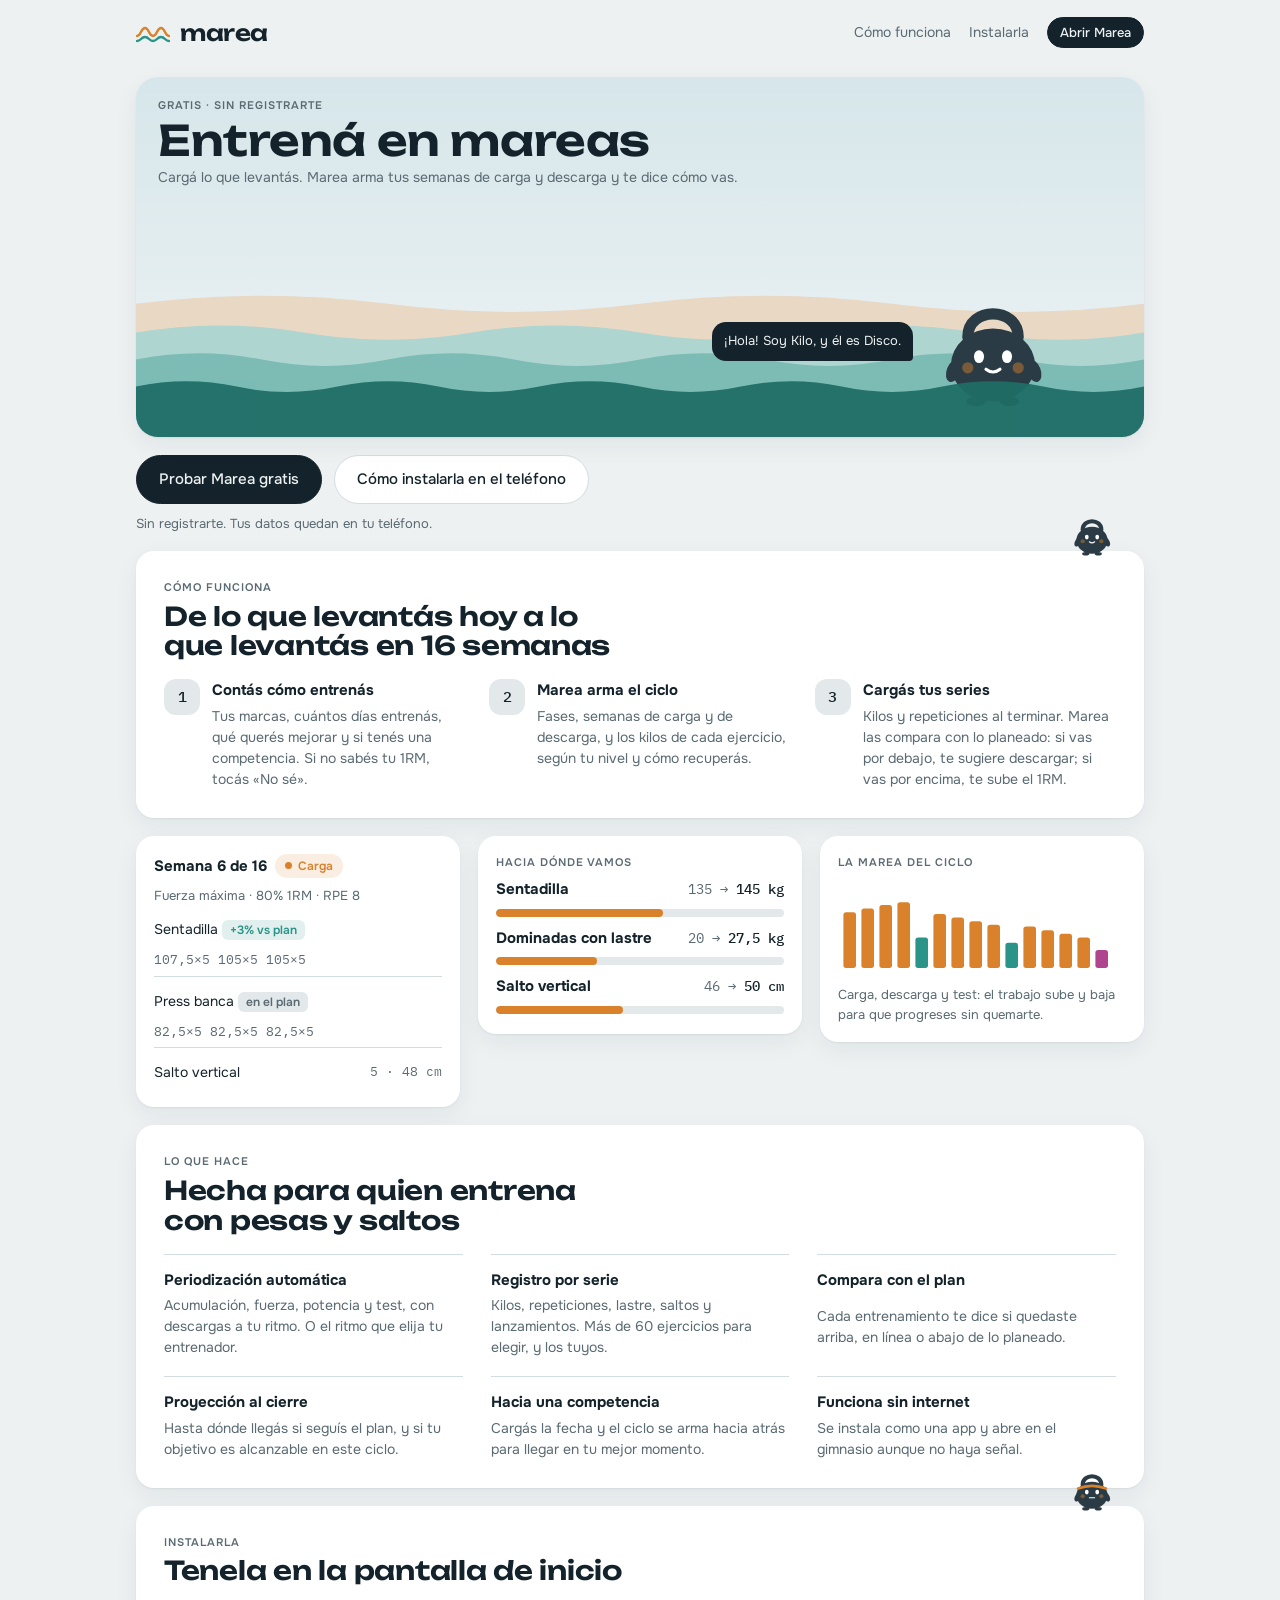
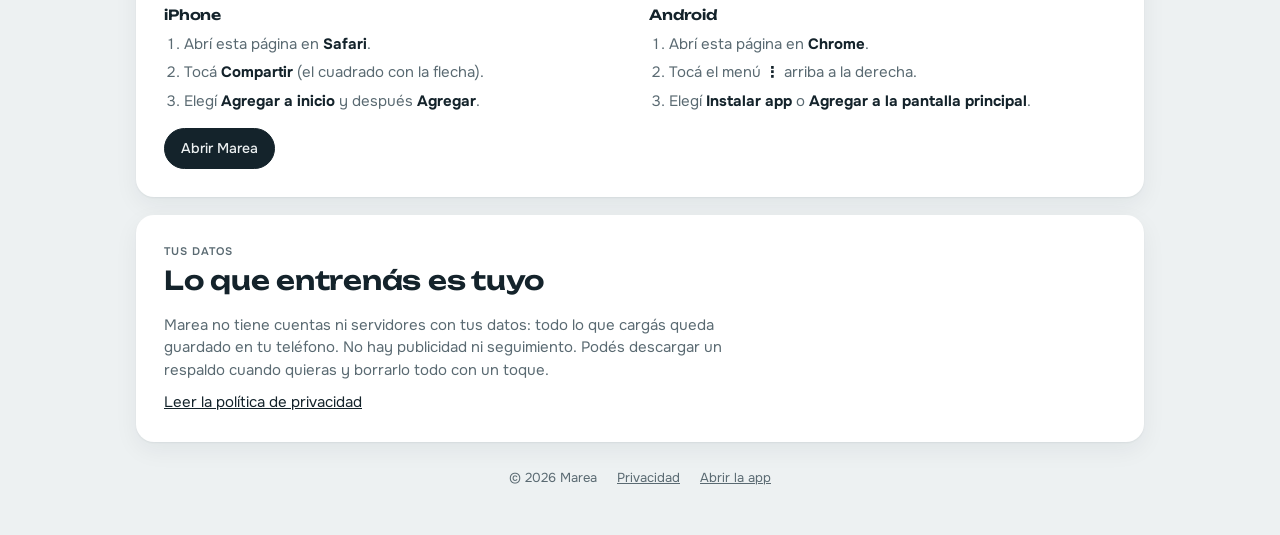
<file: index.html>
<!doctype html>
<html lang="es">
<head>
  <meta charset="utf-8">
  <meta name="viewport" content="width=device-width,initial-scale=1,viewport-fit=cover">
  <title>Marea · Entrená en mareas</title>
  <meta name="description" content="Cargá lo que levantás. Marea arma tus semanas de carga y descarga, compara cada entrenamiento con el plan y te dice cómo vas. Gratis y sin registrarte.">
  <meta name="theme-color" content="#EDF1F2" media="(prefers-color-scheme: light)">
  <meta name="theme-color" content="#0D161B" media="(prefers-color-scheme: dark)">
  <!-- Vista previa al compartir el link (WhatsApp, Instagram, etc.) -->
  <meta property="og:type" content="website">
  <meta property="og:site_name" content="Marea">
  <meta property="og:title" content="Marea · Entrená en mareas">
  <meta property="og:description" content="Semanas de carga y descarga armadas para vos, y un registro de todo lo que levantás. Gratis.">
  <meta property="og:image" content="https://marea-bice.vercel.app/og.png">
  <meta property="og:image:width" content="1200">
  <meta property="og:image:height" content="630">
  <meta property="og:locale" content="es_AR">
  <meta name="twitter:card" content="summary_large_image">
  <meta name="apple-mobile-web-app-capable" content="yes">
  <meta name="apple-mobile-web-app-status-bar-style" content="black-translucent">
  <meta name="apple-mobile-web-app-title" content="Marea">
  <link rel="apple-touch-icon" href="icons/apple-touch-icon.png">
  <link rel="icon" href="icons/icon.svg" type="image/svg+xml">
  <link rel="manifest" href="manifest.webmanifest">
  <link rel="preconnect" href="https://fonts.googleapis.com">
  <link rel="preconnect" href="https://fonts.gstatic.com" crossorigin>
  <link rel="stylesheet" href="https://fonts.googleapis.com/css2?family=Unbounded:wght@400;600&family=Onest:wght@400;500;600&family=IBM+Plex+Mono:wght@400;500&display=swap">
  <link rel="stylesheet" href="css/app.css">
  <link rel="stylesheet" href="css/sitio.css">
</head>
<body>
  <div class="app sitio">
    <header class="top">
      <a class="logo" href="/" aria-label="Marea, inicio">
        <svg viewBox="0 0 34 20" aria-hidden="true"><path d="M1 13c4 0 4-8 8-8s4 8 8 8 4-8 8-8 4 8 8 8" fill="none" stroke="var(--load)" stroke-width="2.4" stroke-linecap="round"/><path d="M1 18c4 0 4-4 8-4s4 4 8 4 4-4 8-4 4 4 8 4" fill="none" stroke="var(--deload)" stroke-width="2.4" stroke-linecap="round"/></svg>
        marea
      </a>
      <nav class="site-nav" aria-label="Secciones">
        <a href="#como">Cómo funciona</a>
        <a href="#instalar">Instalarla</a>
        <a class="btn primary small" href="/app/">Abrir Marea</a>
      </nav>
    </header>

    <main class="stack">
      <!-- sitio.js reemplaza esto por la escena animada; queda como texto para buscadores y sin JavaScript -->
      <section id="hero" class="hero-fallback">
        <h1>Entrená en mareas</h1>
        <p>Cargá lo que levantás. Marea arma tus semanas de carga y descarga y te dice cómo vas.</p>
      </section>

      <div class="cta-row">
        <a class="btn primary grande" href="/app/">Probar Marea gratis</a>
        <a class="btn grande" href="#instalar">Cómo instalarla en el teléfono</a>
        <span class="note">Sin registrarte. Tus datos quedan en tu teléfono.</span>
      </div>

      <section class="card bloque" id="como" aria-labelledby="como-t">
        <div class="kilo-edge" data-kilo="happy"></div>
        <div class="eyebrow">Cómo funciona</div>
        <h2 id="como-t" class="titulo">De lo que levantás hoy a lo que levantás en 16 semanas</h2>
        <ol class="pasos">
          <li><span class="paso-n num">1</span><div><b>Contás cómo entrenás</b><p>Tus marcas, cuántos días entrenás, qué querés mejorar y si tenés una competencia. Si no sabés tu 1RM, tocás «No sé».</p></div></li>
          <li><span class="paso-n num">2</span><div><b>Marea arma el ciclo</b><p>Fases, semanas de carga y de descarga, y los kilos de cada ejercicio, según tu nivel y cómo recuperás.</p></div></li>
          <li><span class="paso-n num">3</span><div><b>Cargás tus series</b><p>Kilos y repeticiones al terminar. Marea las compara con lo planeado: si vas por debajo, te sugiere descargar; si vas por encima, te sube el 1RM.</p></div></li>
        </ol>
      </section>

      <section class="muestra" aria-label="Así se ve">
        <div class="card mini">
          <div class="row" style="gap:8px"><b>Semana 6 de 16</b><span class="pill carga">Carga</span></div>
          <span class="note">Fuerza máxima · 80% 1RM · RPE 8</span>
          <div class="sum-row"><span>Sentadilla <span class="tag t-up">+3% vs plan</span></span><span class="num">107,5×5 105×5 105×5</span></div>
          <div class="sum-row"><span>Press banca <span class="tag t-mid">en el plan</span></span><span class="num">82,5×5 82,5×5 82,5×5</span></div>
          <div class="sum-row"><span>Salto vertical</span><span class="num">5 · 48 cm</span></div>
        </div>
        <div class="card mini">
          <div class="eyebrow">Hacia dónde vamos</div>
          <div class="dest"><div class="dest-top"><b>Sentadilla</b><span class="num">135 → <b>145 kg</b></span></div><div class="track"><div class="fill" style="width:58%"></div></div></div>
          <div class="dest"><div class="dest-top"><b>Dominadas con lastre</b><span class="num">20 → <b>27,5 kg</b></span></div><div class="track"><div class="fill" style="width:35%"></div></div></div>
          <div class="dest"><div class="dest-top"><b>Salto vertical</b><span class="num">46 → <b>50 cm</b></span></div><div class="track"><div class="fill" style="width:44%"></div></div></div>
        </div>
        <div class="card mini">
          <div class="eyebrow">La marea del ciclo</div>
          <svg class="marea-mini" viewBox="0 0 320 110" role="img" aria-label="Barras de carga que suben y bajan por semana, con descargas cada cuatro semanas">
            <g class="mm">
              <rect x="6" y="38" width="14" height="62" rx="3" class="c"/><rect x="26" y="34" width="14" height="66" rx="3" class="c"/><rect x="46" y="30" width="14" height="70" rx="3" class="c"/><rect x="66" y="27" width="14" height="73" rx="3" class="c"/>
              <rect x="86" y="66" width="14" height="34" rx="3" class="d"/>
              <rect x="106" y="40" width="14" height="60" rx="3" class="c"/><rect x="126" y="44" width="14" height="56" rx="3" class="c"/><rect x="146" y="48" width="14" height="52" rx="3" class="c"/><rect x="166" y="52" width="14" height="48" rx="3" class="c"/>
              <rect x="186" y="72" width="14" height="28" rx="3" class="d"/>
              <rect x="206" y="54" width="14" height="46" rx="3" class="c"/><rect x="226" y="58" width="14" height="42" rx="3" class="c"/><rect x="246" y="62" width="14" height="38" rx="3" class="c"/><rect x="266" y="66" width="14" height="34" rx="3" class="c"/>
              <rect x="286" y="80" width="14" height="20" rx="3" class="t"/>
            </g>
          </svg>
          <span class="note">Carga, descarga y test: el trabajo sube y baja para que progreses sin quemarte.</span>
        </div>
      </section>

      <section class="card bloque" aria-labelledby="hace-t">
        <div class="eyebrow">Lo que hace</div>
        <h2 id="hace-t" class="titulo">Hecha para quien entrena con pesas y saltos</h2>
        <ul class="hace">
          <li><b>Periodización automática</b><span>Acumulación, fuerza, potencia y test, con descargas a tu ritmo. O el ritmo que elija tu entrenador.</span></li>
          <li><b>Registro por serie</b><span>Kilos, repeticiones, lastre, saltos y lanzamientos. Más de 60 ejercicios para elegir, y los tuyos.</span></li>
          <li><b>Compara con el plan</b><span>Cada entrenamiento te dice si quedaste arriba, en línea o abajo de lo planeado.</span></li>
          <li><b>Proyección al cierre</b><span>Hasta dónde llegás si seguís el plan, y si tu objetivo es alcanzable en este ciclo.</span></li>
          <li><b>Hacia una competencia</b><span>Cargás la fecha y el ciclo se arma hacia atrás para llegar en tu mejor momento.</span></li>
          <li><b>Funciona sin internet</b><span>Se instala como una app y abre en el gimnasio aunque no haya señal.</span></li>
        </ul>
      </section>

      <section class="card bloque" id="instalar" aria-labelledby="inst-t">
        <div class="kilo-edge" data-kilo="focus"></div>
        <div class="eyebrow">Instalarla</div>
        <h2 id="inst-t" class="titulo">Tenela en la pantalla de inicio</h2>
        <div class="cols">
          <div>
            <h3>iPhone</h3>
            <ol class="lista">
              <li>Abrí esta página en <b>Safari</b>.</li>
              <li>Tocá <b>Compartir</b> (el cuadrado con la flecha).</li>
              <li>Elegí <b>Agregar a inicio</b> y después <b>Agregar</b>.</li>
            </ol>
          </div>
          <div>
            <h3>Android</h3>
            <ol class="lista">
              <li>Abrí esta página en <b>Chrome</b>.</li>
              <li>Tocá el menú <b>⋮</b> arriba a la derecha.</li>
              <li>Elegí <b>Instalar app</b> o <b>Agregar a la pantalla principal</b>.</li>
            </ol>
          </div>
        </div>
        <div class="row" style="margin-top:16px"><a class="btn primary" href="/app/">Abrir Marea</a></div>
      </section>

      <section class="card bloque" aria-labelledby="priv-t">
        <div class="eyebrow">Tus datos</div>
        <h2 id="priv-t" class="titulo">Lo que entrenás es tuyo</h2>
        <p class="parrafo">Marea no tiene cuentas ni servidores con tus datos: todo lo que cargás queda guardado en tu teléfono. No hay publicidad ni seguimiento. Podés descargar un respaldo cuando quieras y borrarlo todo con un toque.</p>
        <p><a href="/privacidad">Leer la política de privacidad</a></p>
      </section>
    </main>

    <footer class="site-foot">
      <span>© 2026 Marea</span>
      <a href="/privacidad">Privacidad</a>
      <a href="/app/">Abrir la app</a>
    </footer>
  </div>
  <script type="module" src="js/sitio.js"></script>
</body>
</html>
</file>
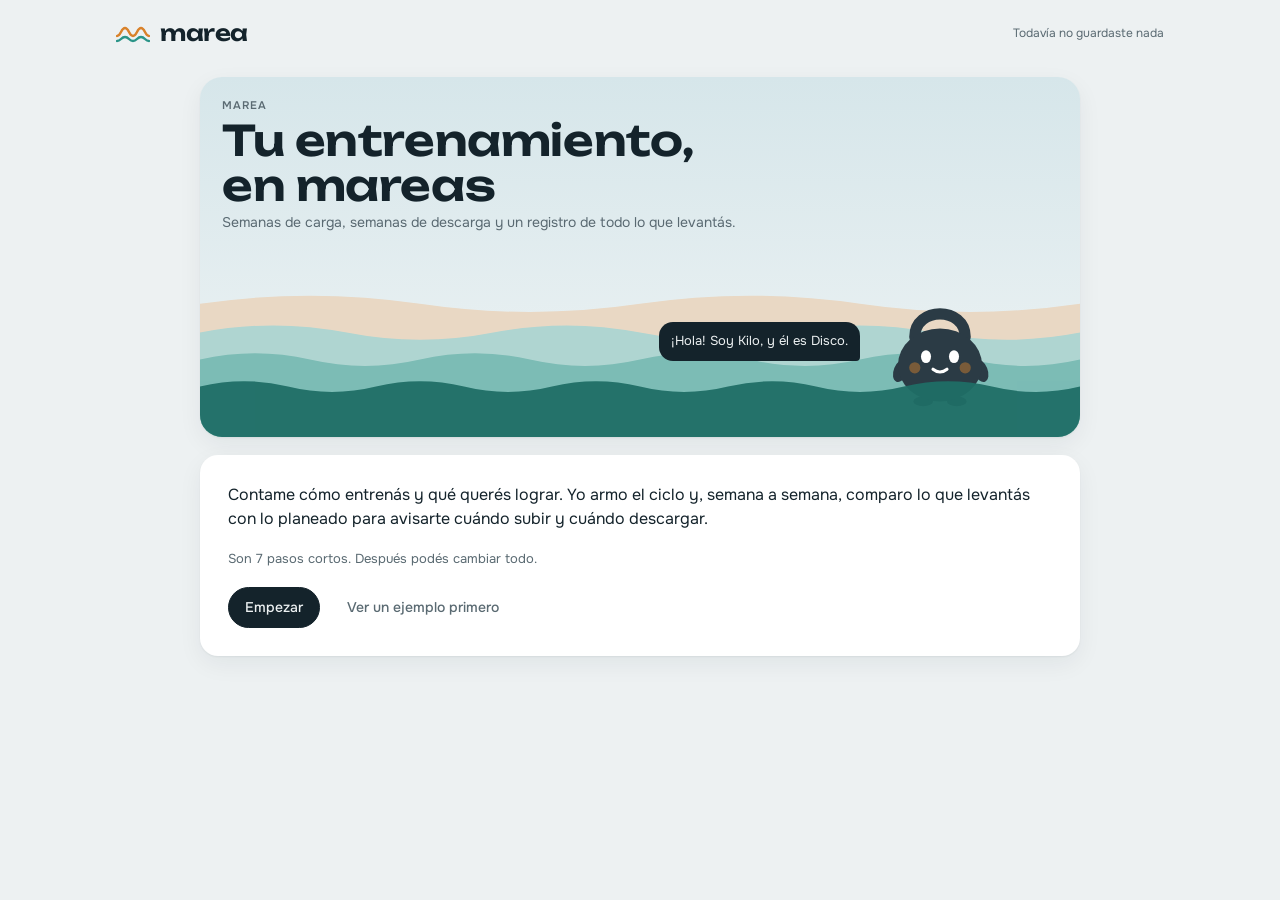
<file: app/index.html>
<!doctype html>
<html lang="es">
<head>
  <meta charset="utf-8">
  <meta name="viewport" content="width=device-width,initial-scale=1,viewport-fit=cover">
  <title>Marea</title>
  <meta name="description" content="Planificá tus semanas de carga y descarga y registrá lo que levantás.">
  <meta name="theme-color" content="#EDF1F2" media="(prefers-color-scheme: light)">
  <meta name="theme-color" content="#0D161B" media="(prefers-color-scheme: dark)">
  <!-- Instalable en iPhone: Safari → Compartir → Agregar a inicio -->
  <meta name="apple-mobile-web-app-capable" content="yes">
  <meta name="mobile-web-app-capable" content="yes">
  <meta name="apple-mobile-web-app-status-bar-style" content="black-translucent">
  <meta name="apple-mobile-web-app-title" content="Marea">
  <link rel="apple-touch-icon" href="../icons/apple-touch-icon.png">
  <link rel="icon" href="../icons/icon.svg" type="image/svg+xml">
  <link rel="manifest" href="../manifest.webmanifest">
  <link rel="preconnect" href="https://fonts.googleapis.com">
  <link rel="preconnect" href="https://fonts.gstatic.com" crossorigin>
  <link rel="stylesheet" href="https://fonts.googleapis.com/css2?family=Unbounded:wght@400;600&family=Onest:wght@400;500;600&family=IBM+Plex+Mono:wght@400;500&display=swap">
  <link rel="stylesheet" href="../css/app.css">
</head>
<body>
  <div class="app">
    <header class="top">
      <div class="logo">
        <svg viewBox="0 0 34 20" aria-hidden="true"><path d="M1 13c4 0 4-8 8-8s4 8 8 8 4-8 8-8 4 8 8 8" fill="none" stroke="var(--load)" stroke-width="2.4" stroke-linecap="round"/><path d="M1 18c4 0 4-4 8-4s4 4 8 4 4-4 8-4 4 4 8 4" fill="none" stroke="var(--deload)" stroke-width="2.4" stroke-linecap="round"/></svg>
        marea
      </div>
      <nav class="tabs" id="tabs" aria-label="Secciones" hidden></nav>
      <span class="save-state" id="saveState" role="status">Cargando…</span>
    </header>
    <main id="main" class="stack"></main>
    <footer class="foot" id="foot" hidden><button class="btn ghost small" data-act="reset">Empezar de cero</button><a class="btn ghost small" href="/privacidad">Privacidad</a></footer>
  </div>
  <div id="modalRoot"></div>
  <noscript>Marea necesita JavaScript para funcionar.</noscript>
  <script type="module" src="../js/app.js"></script>
</body>
</html>
</file>
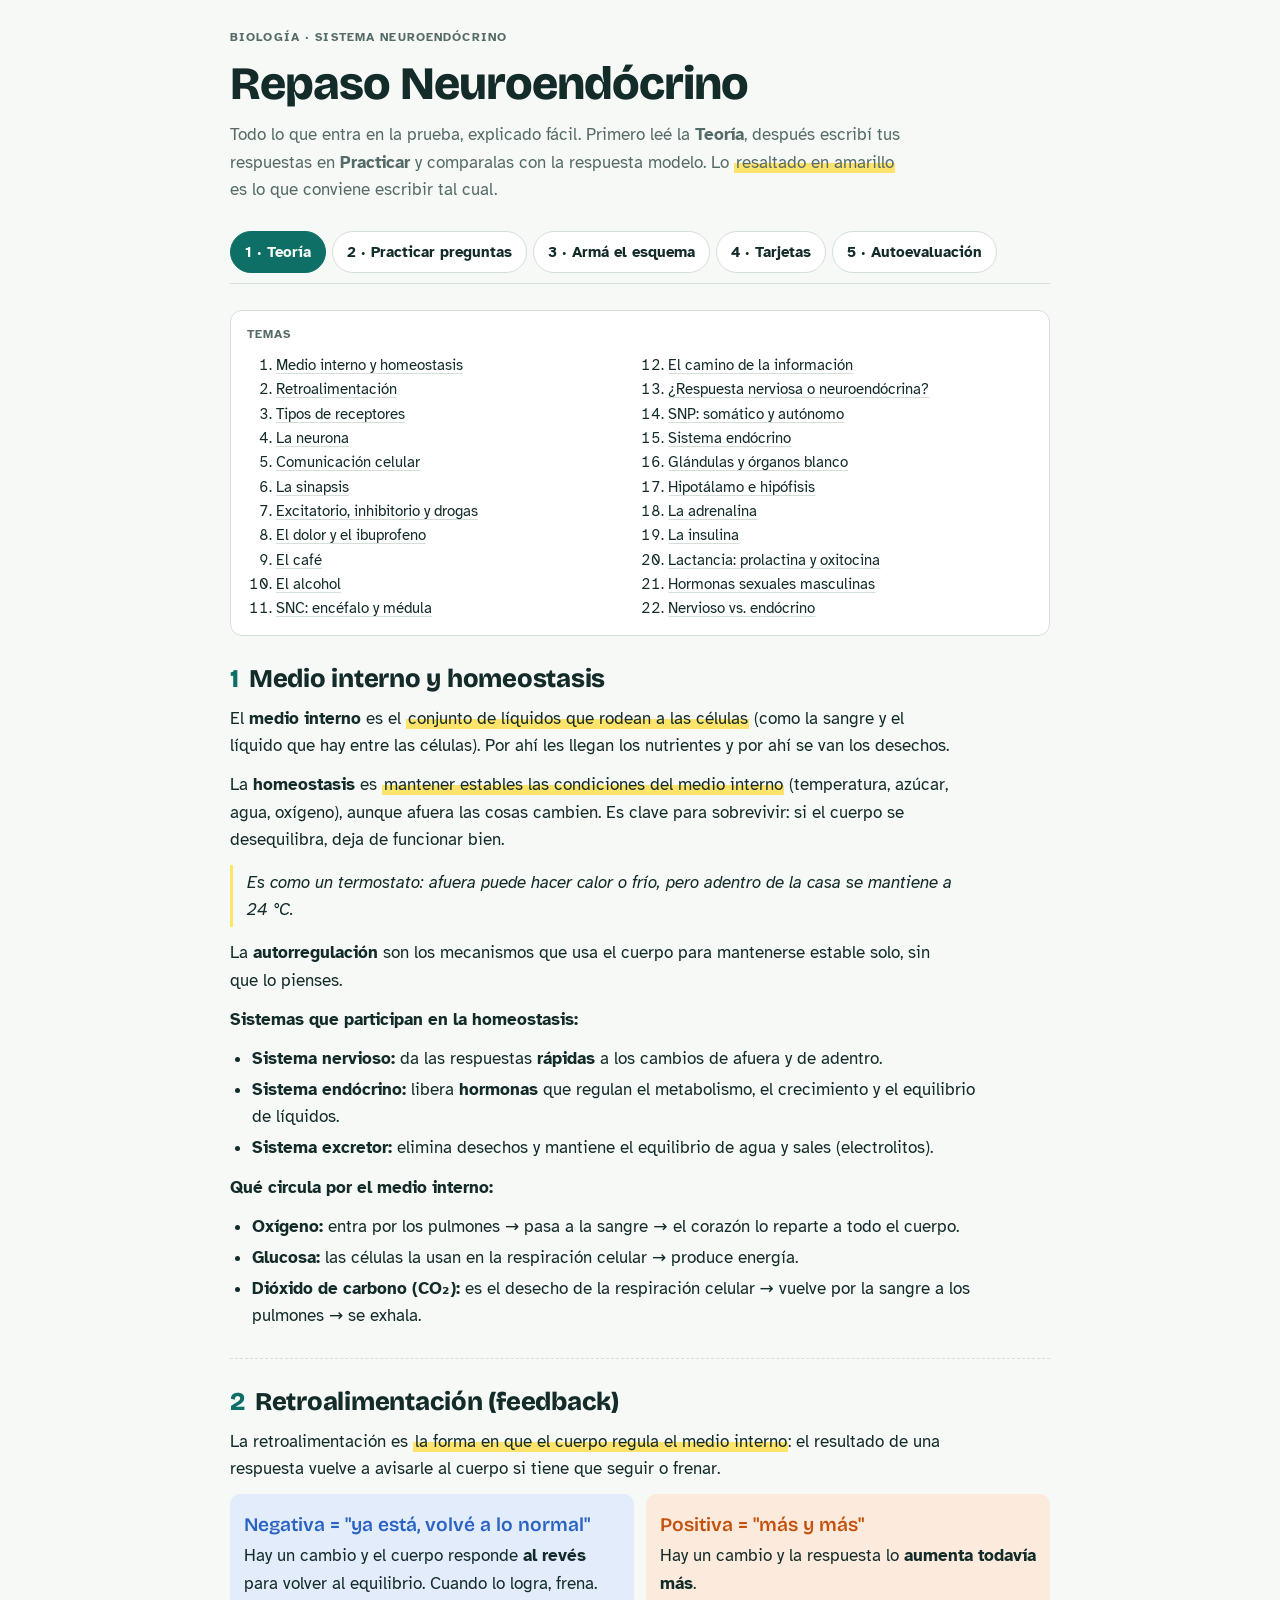
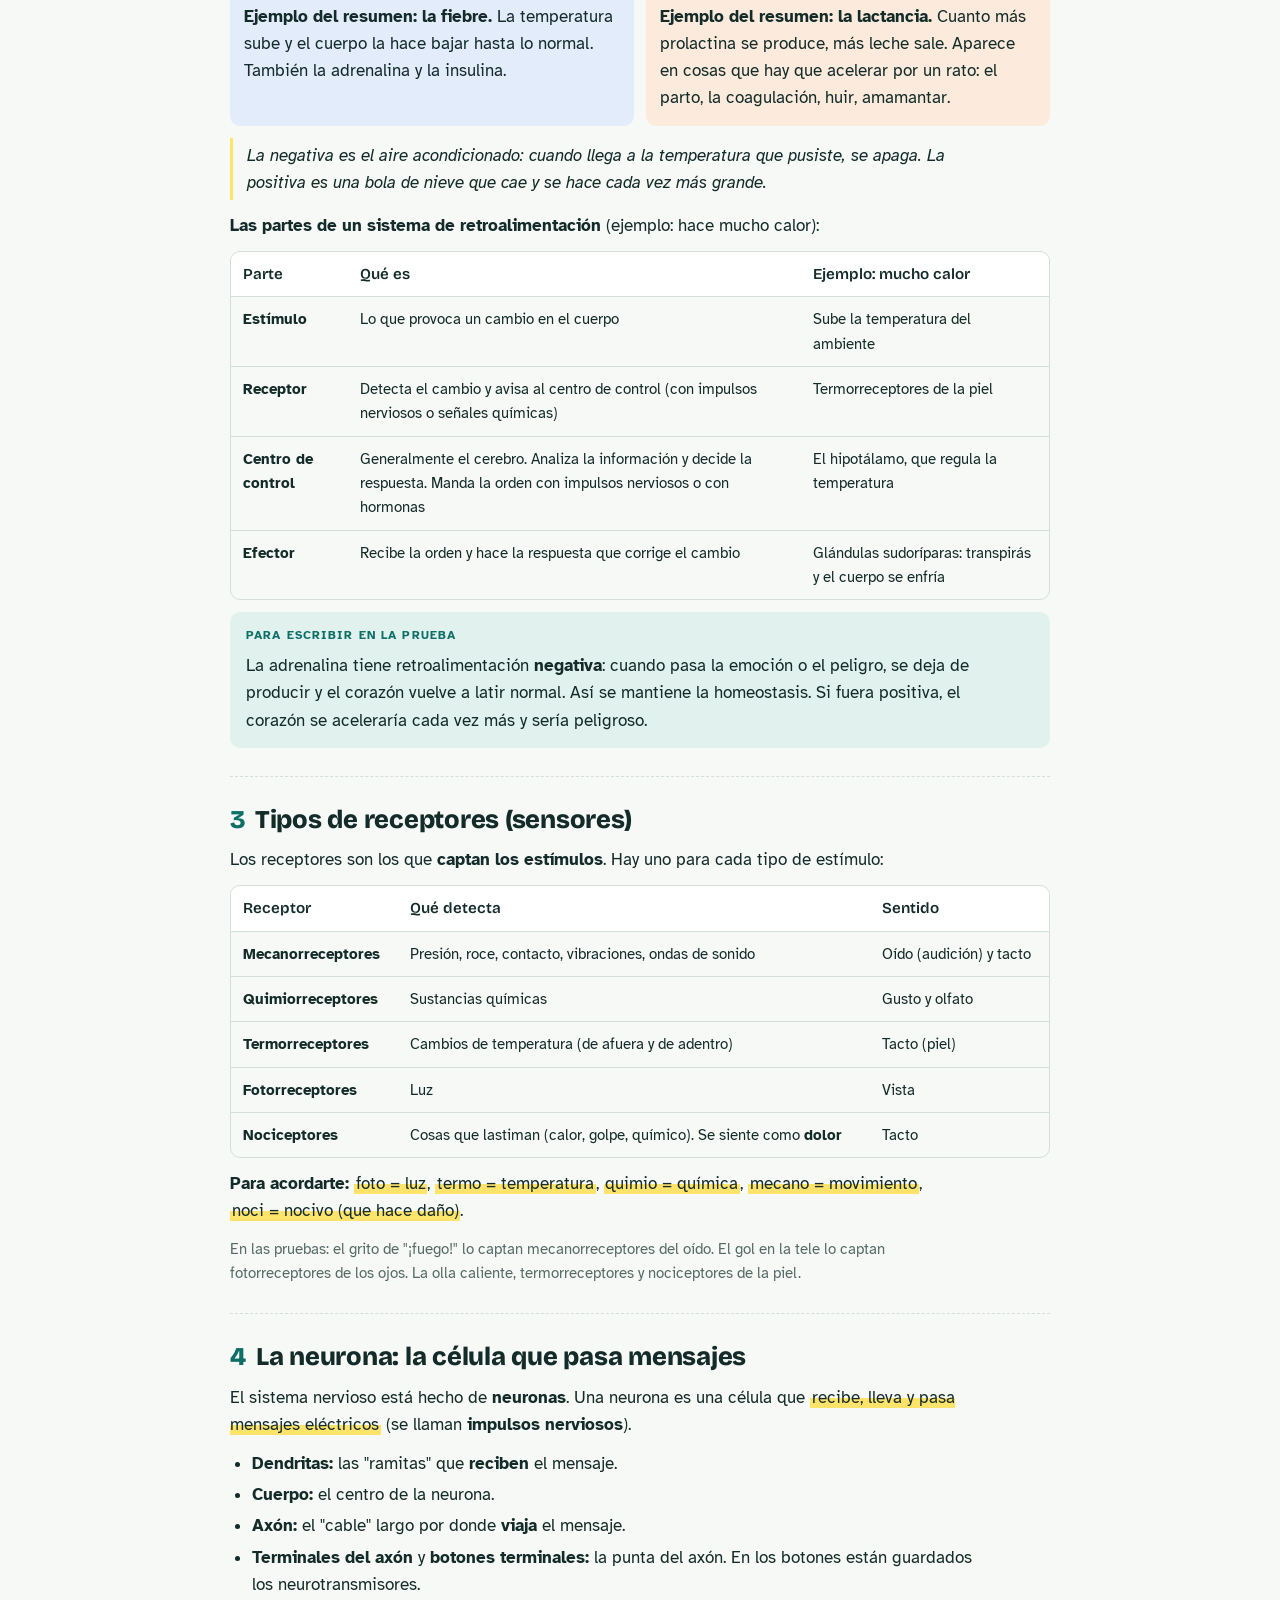
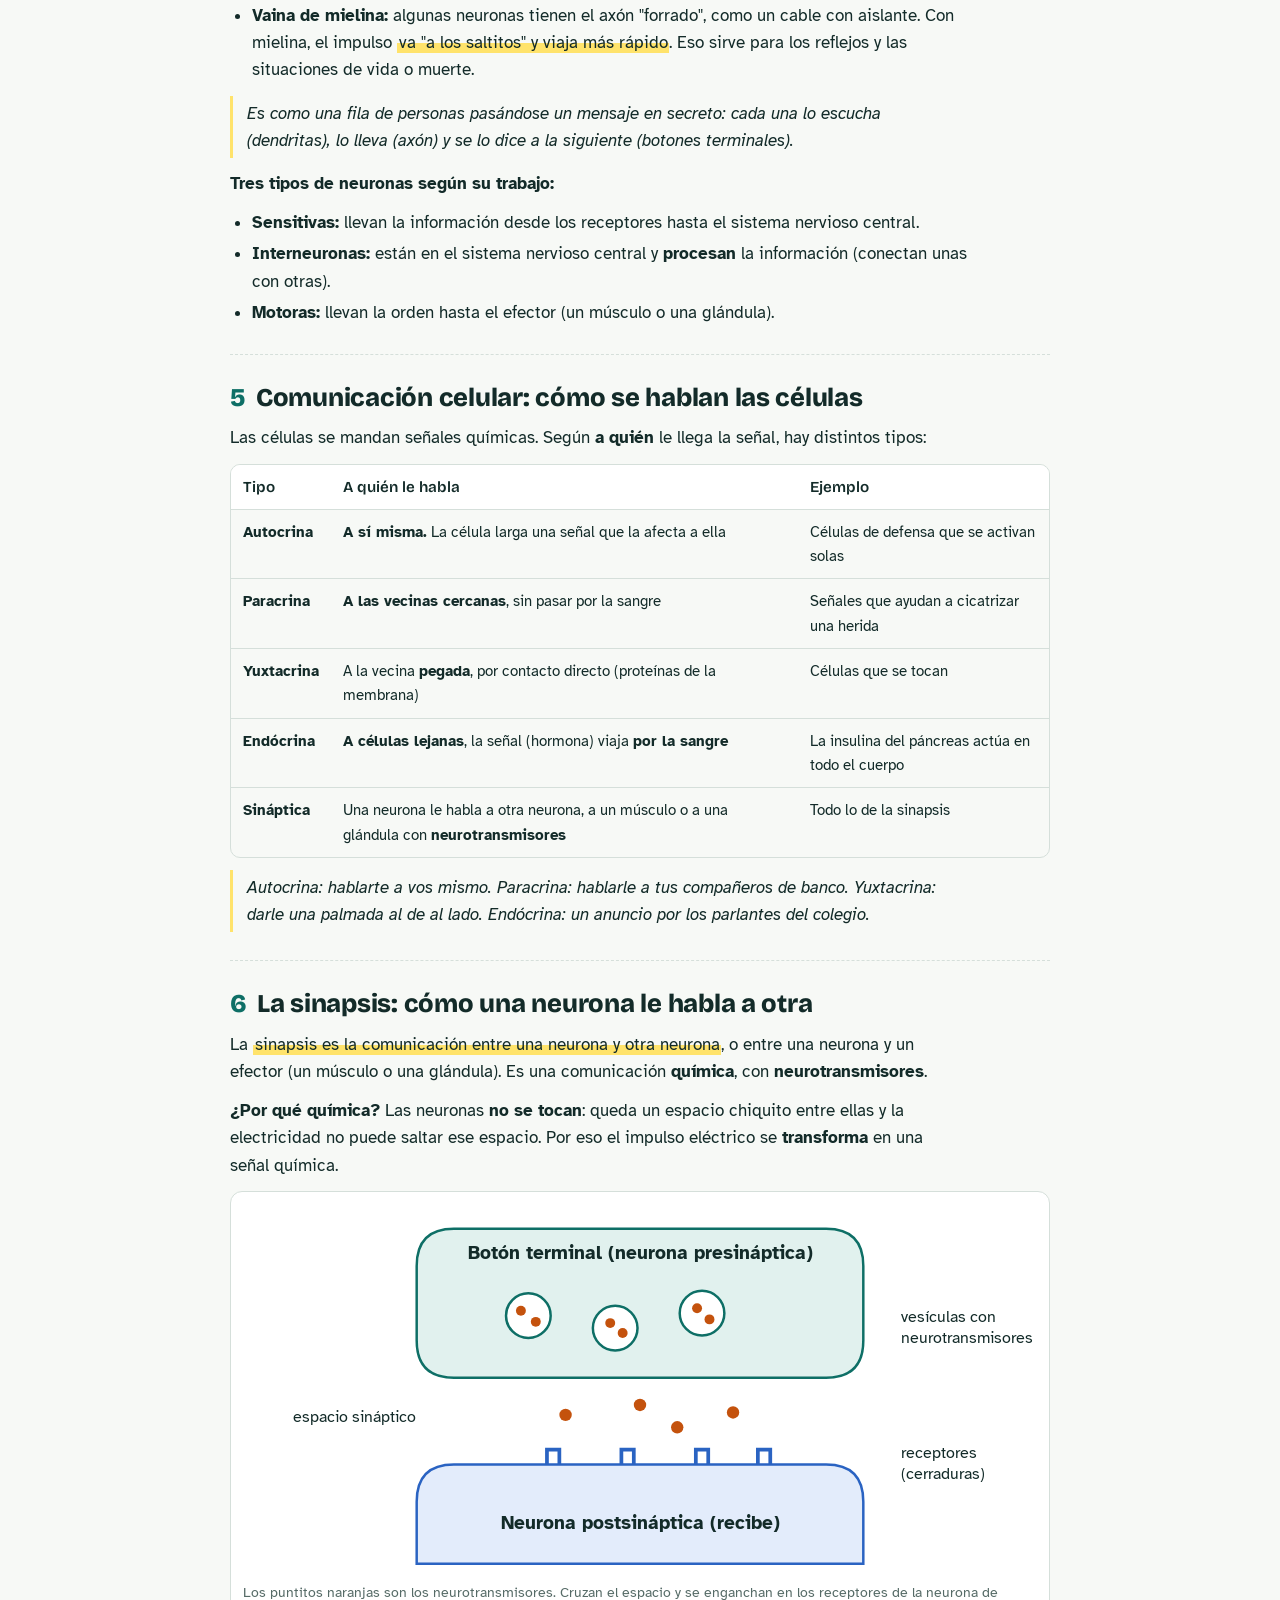
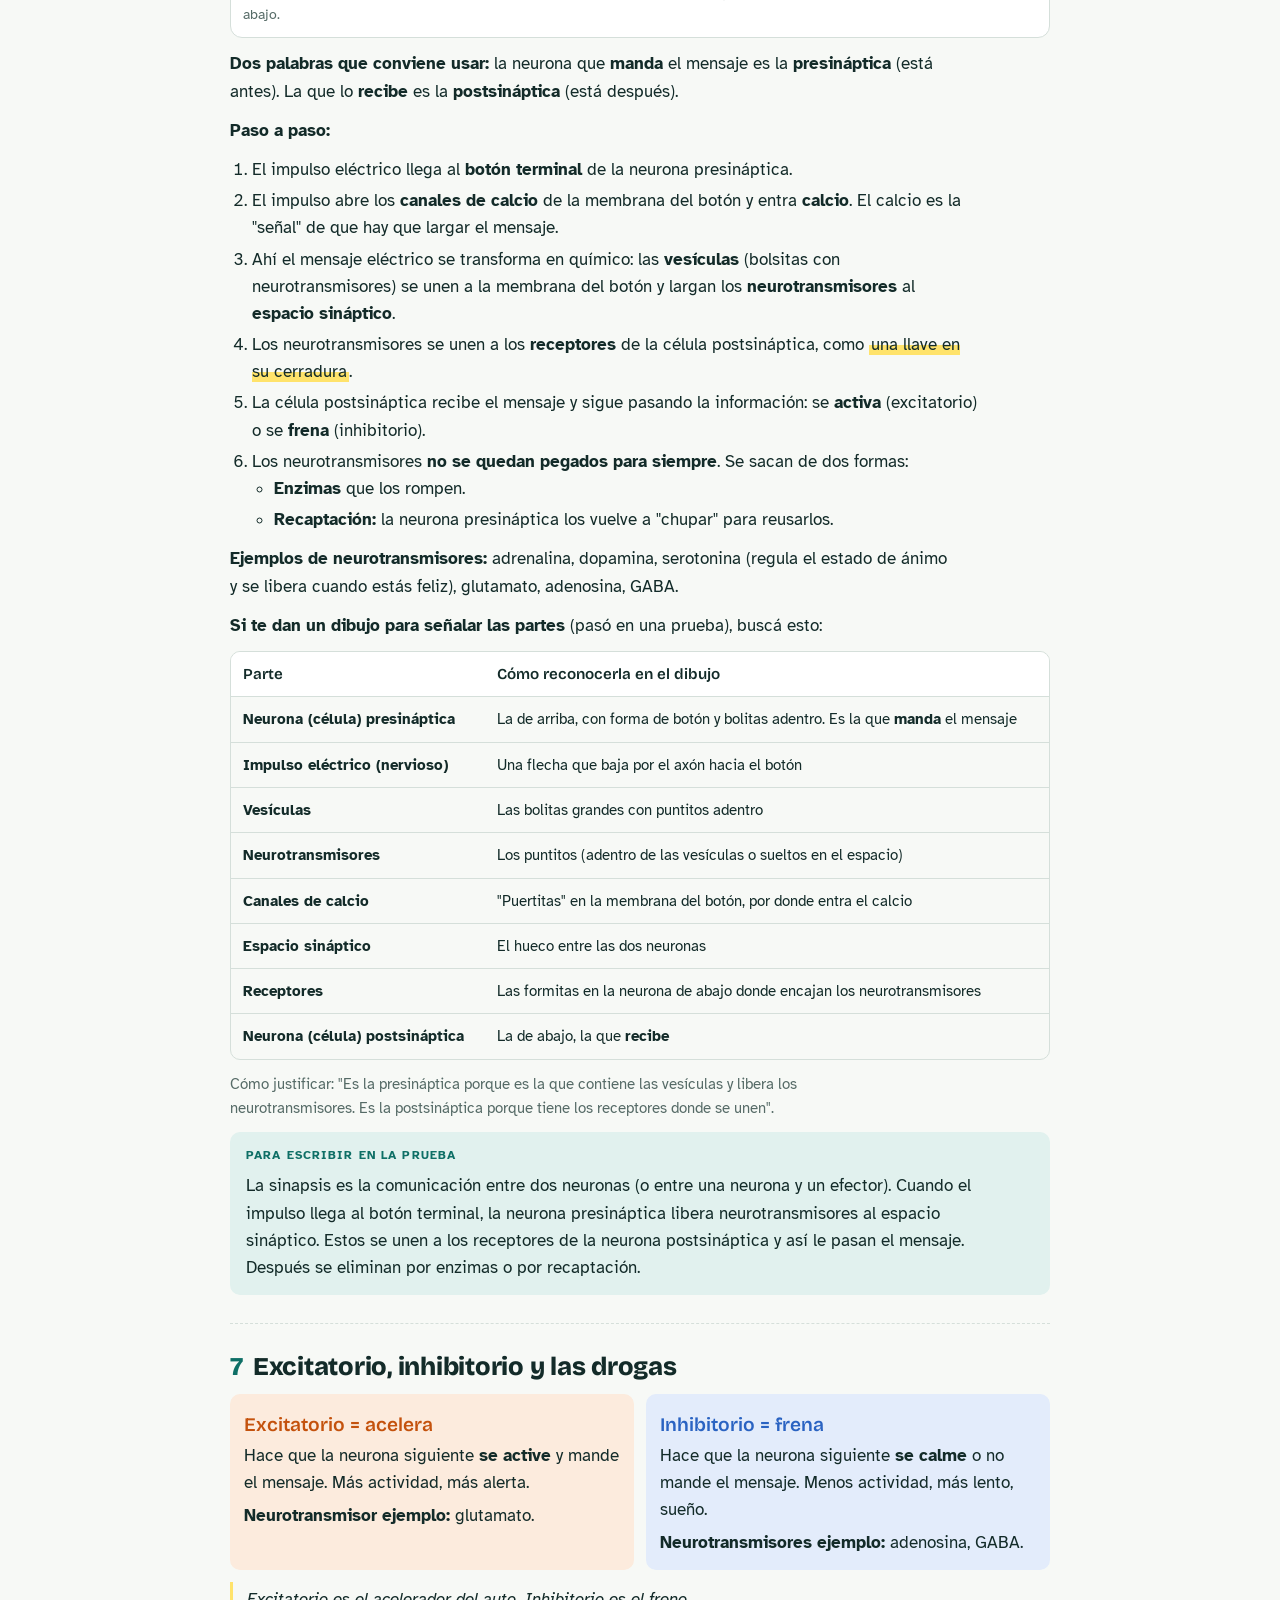
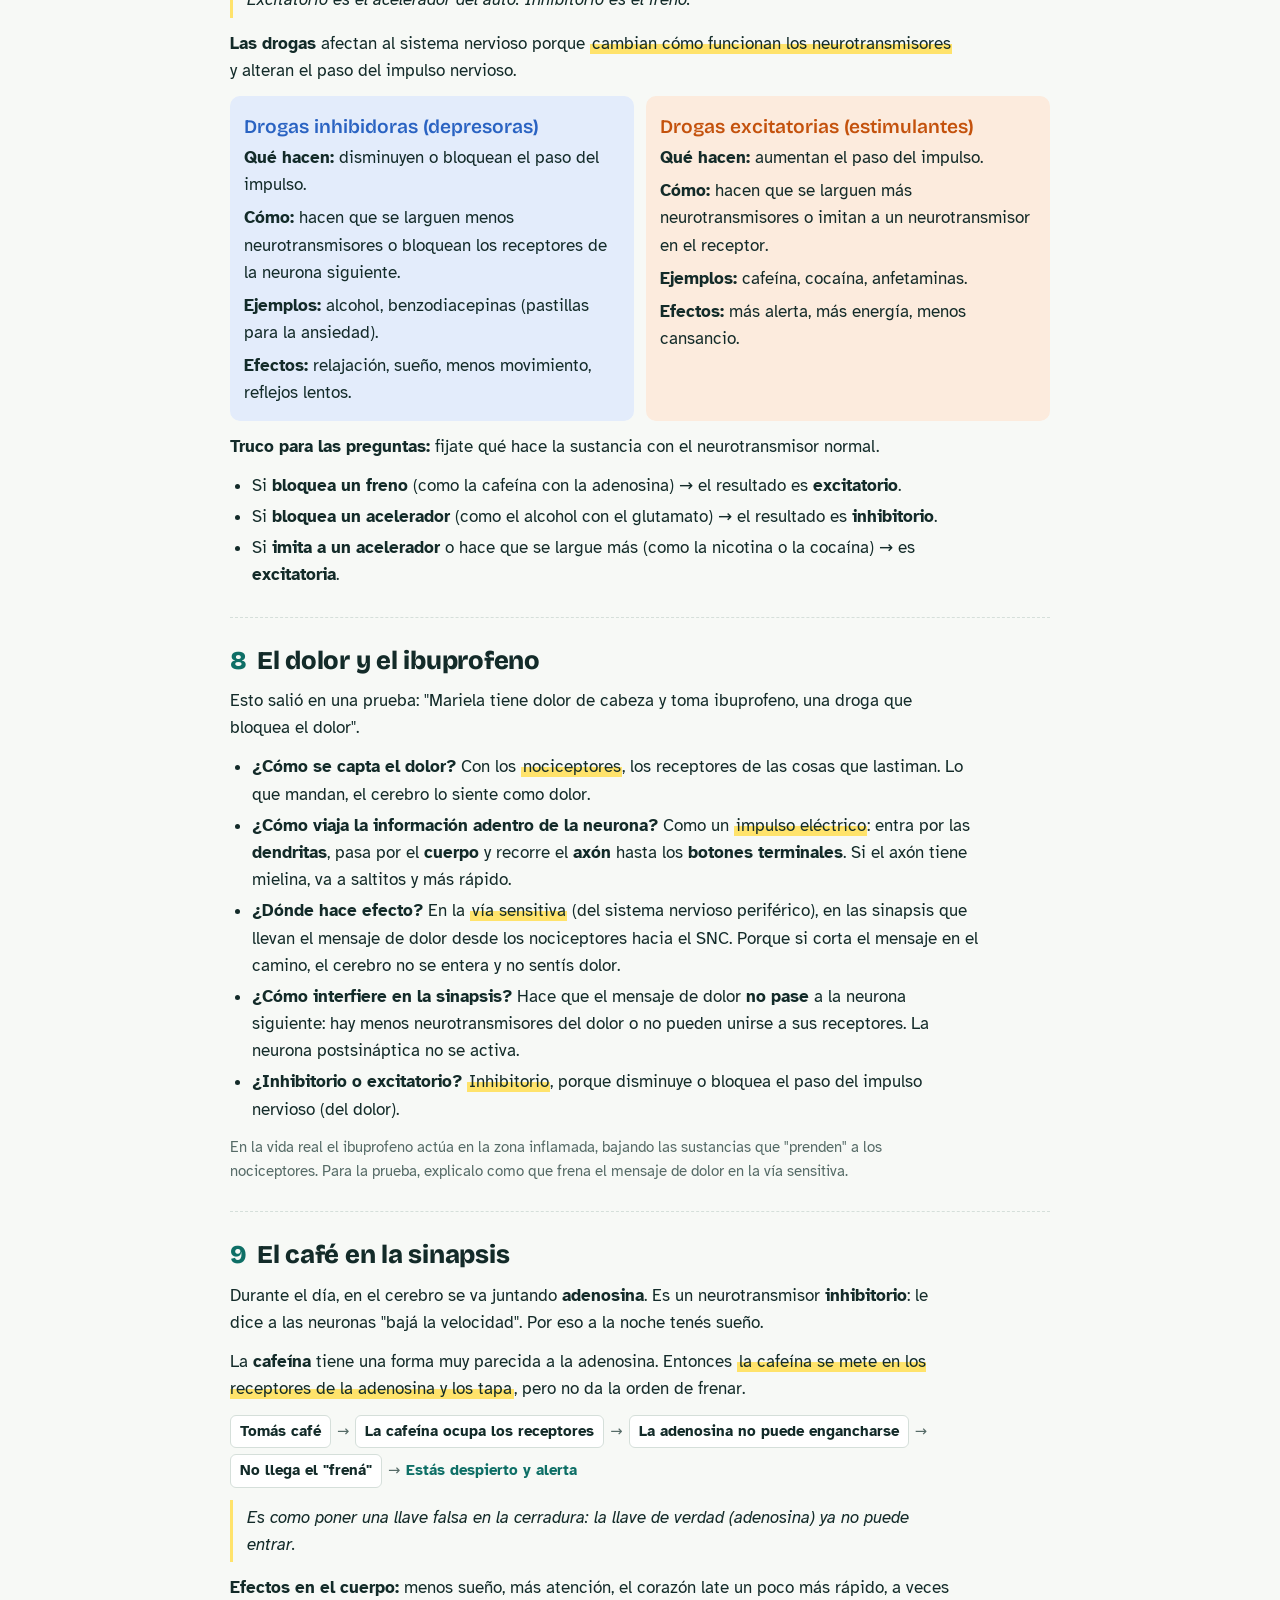
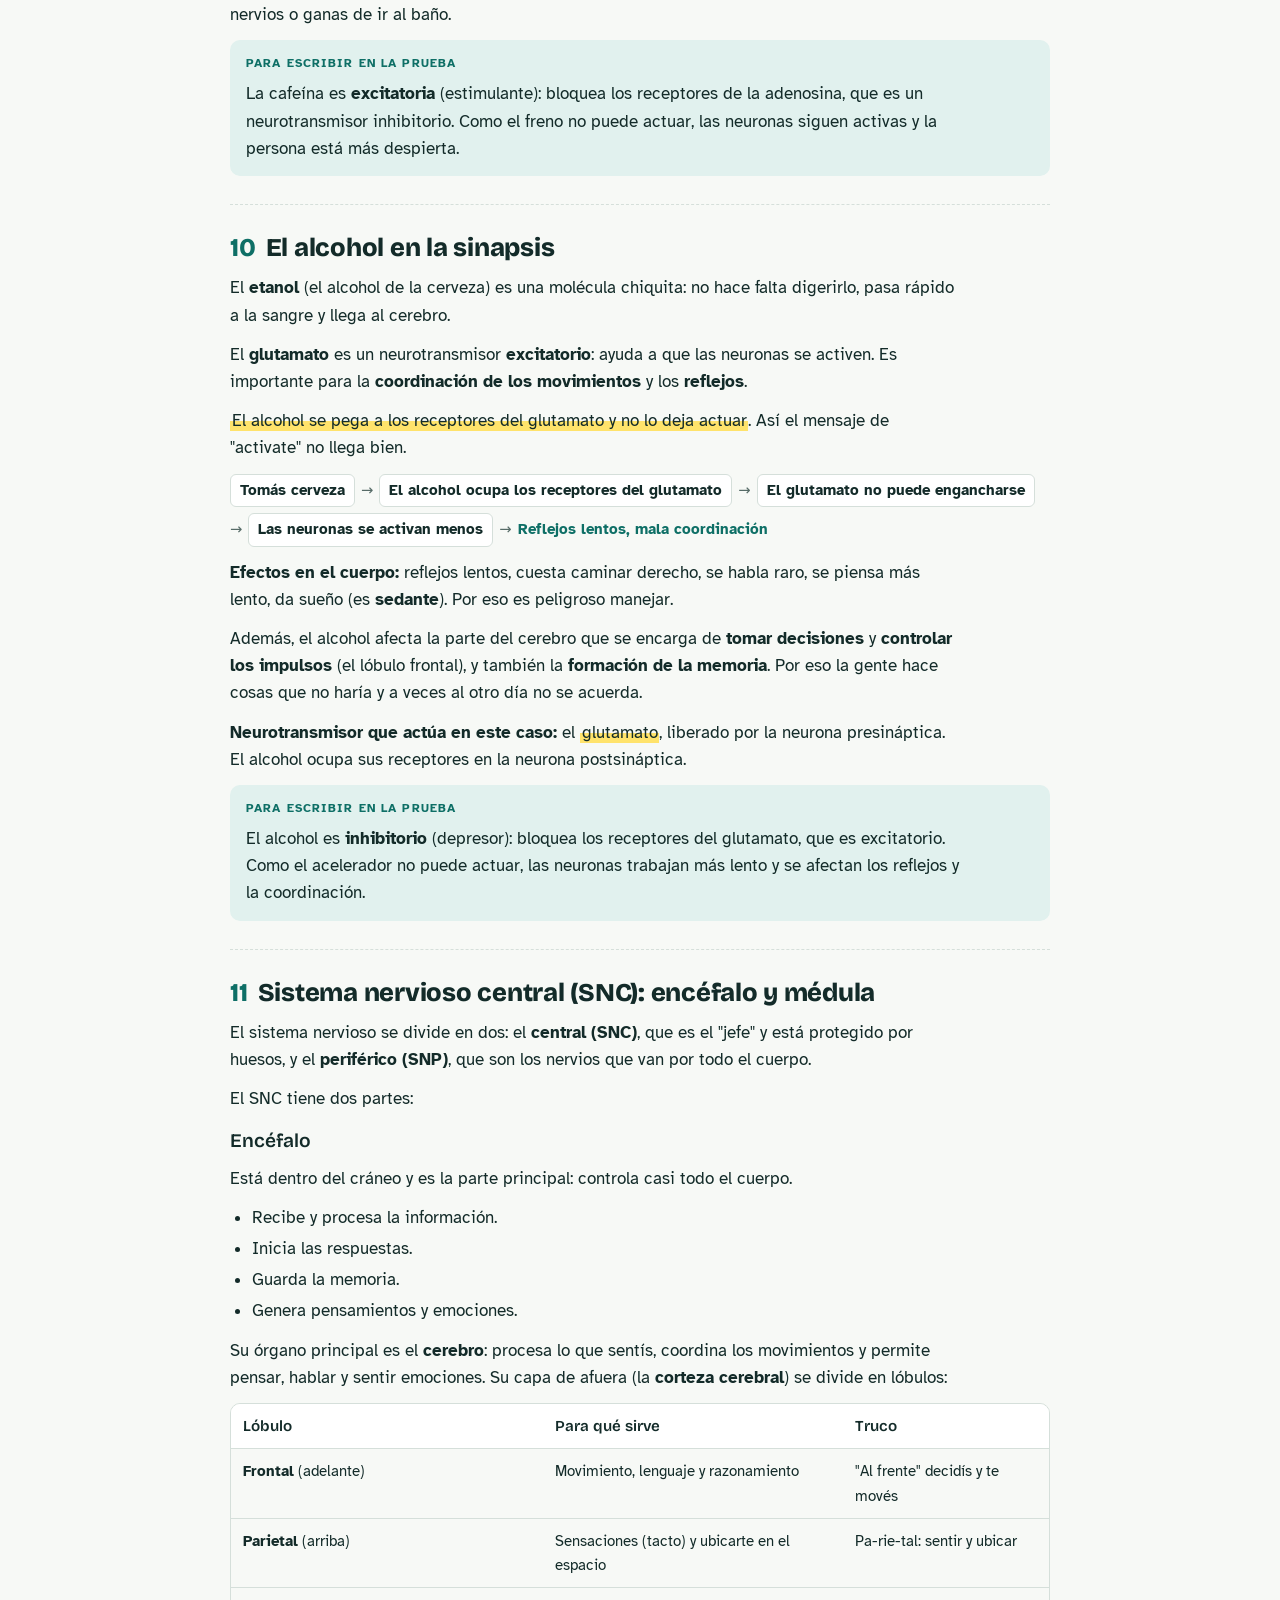
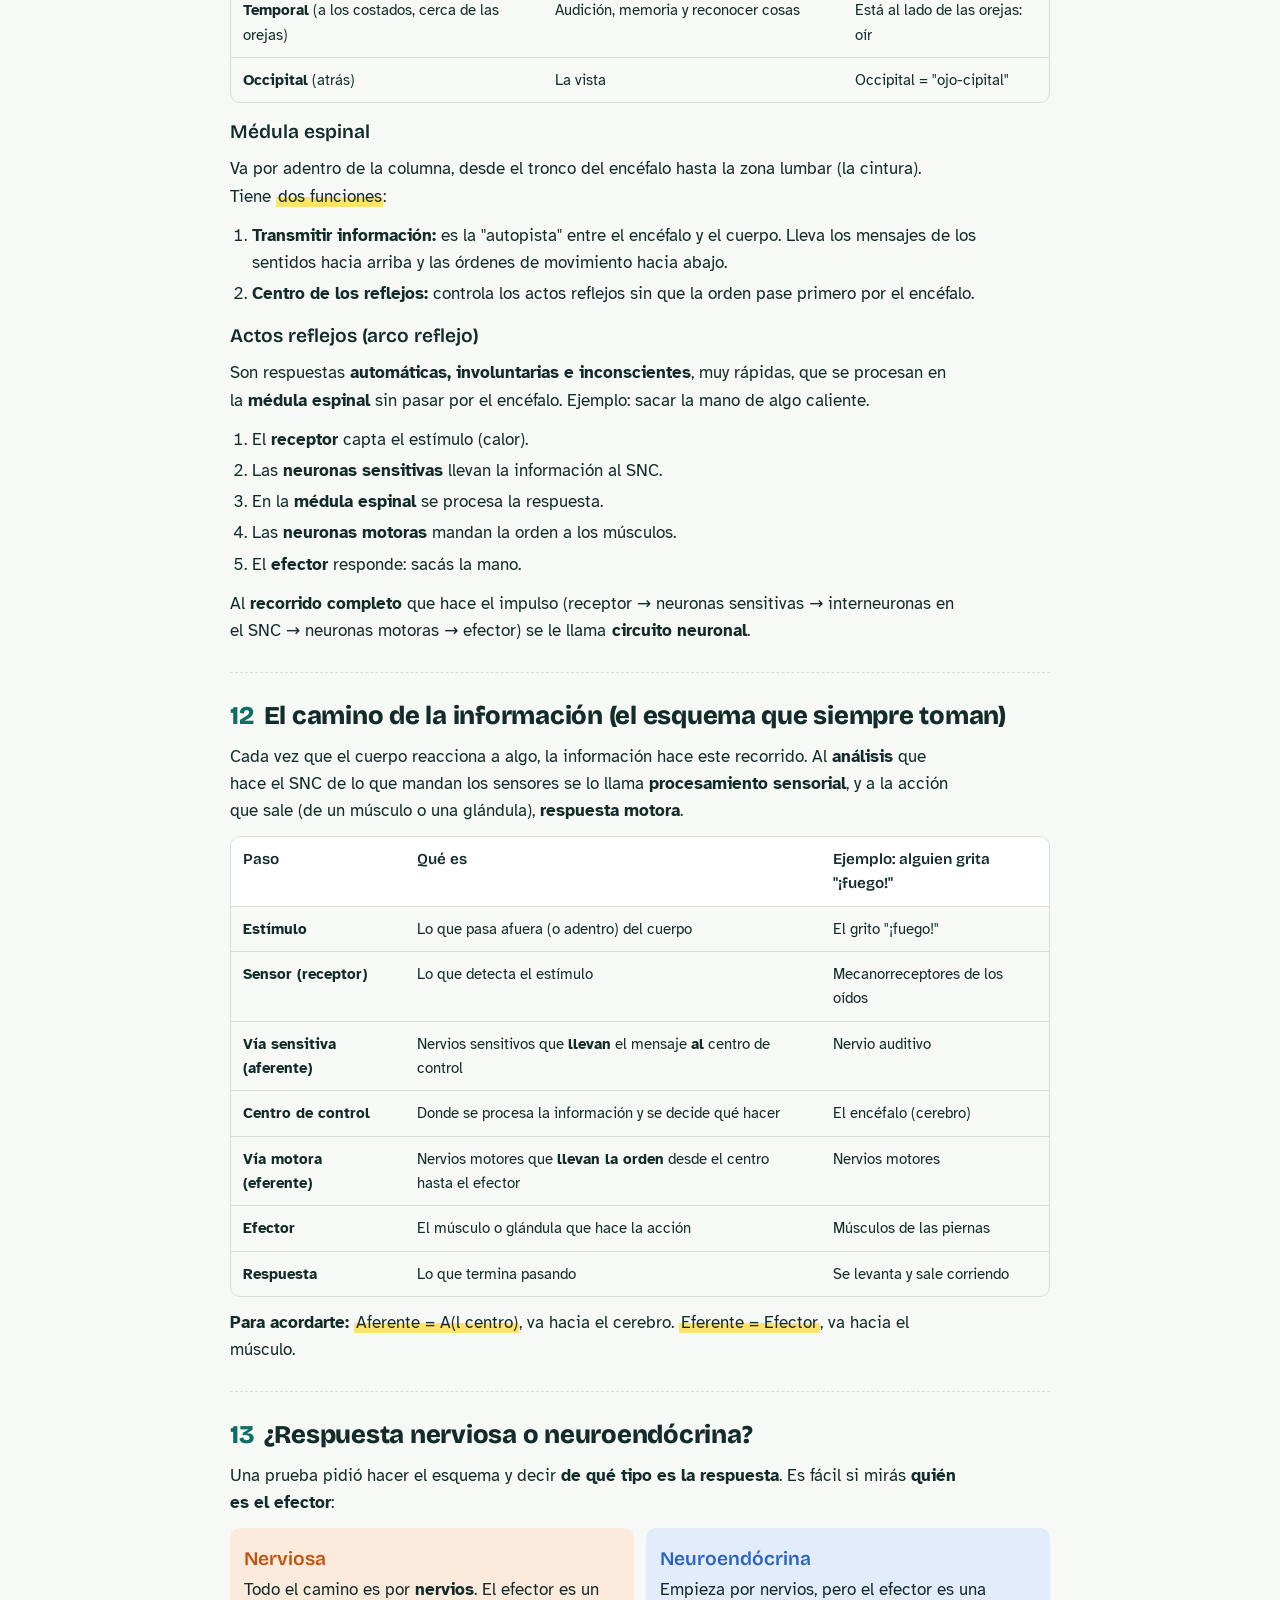
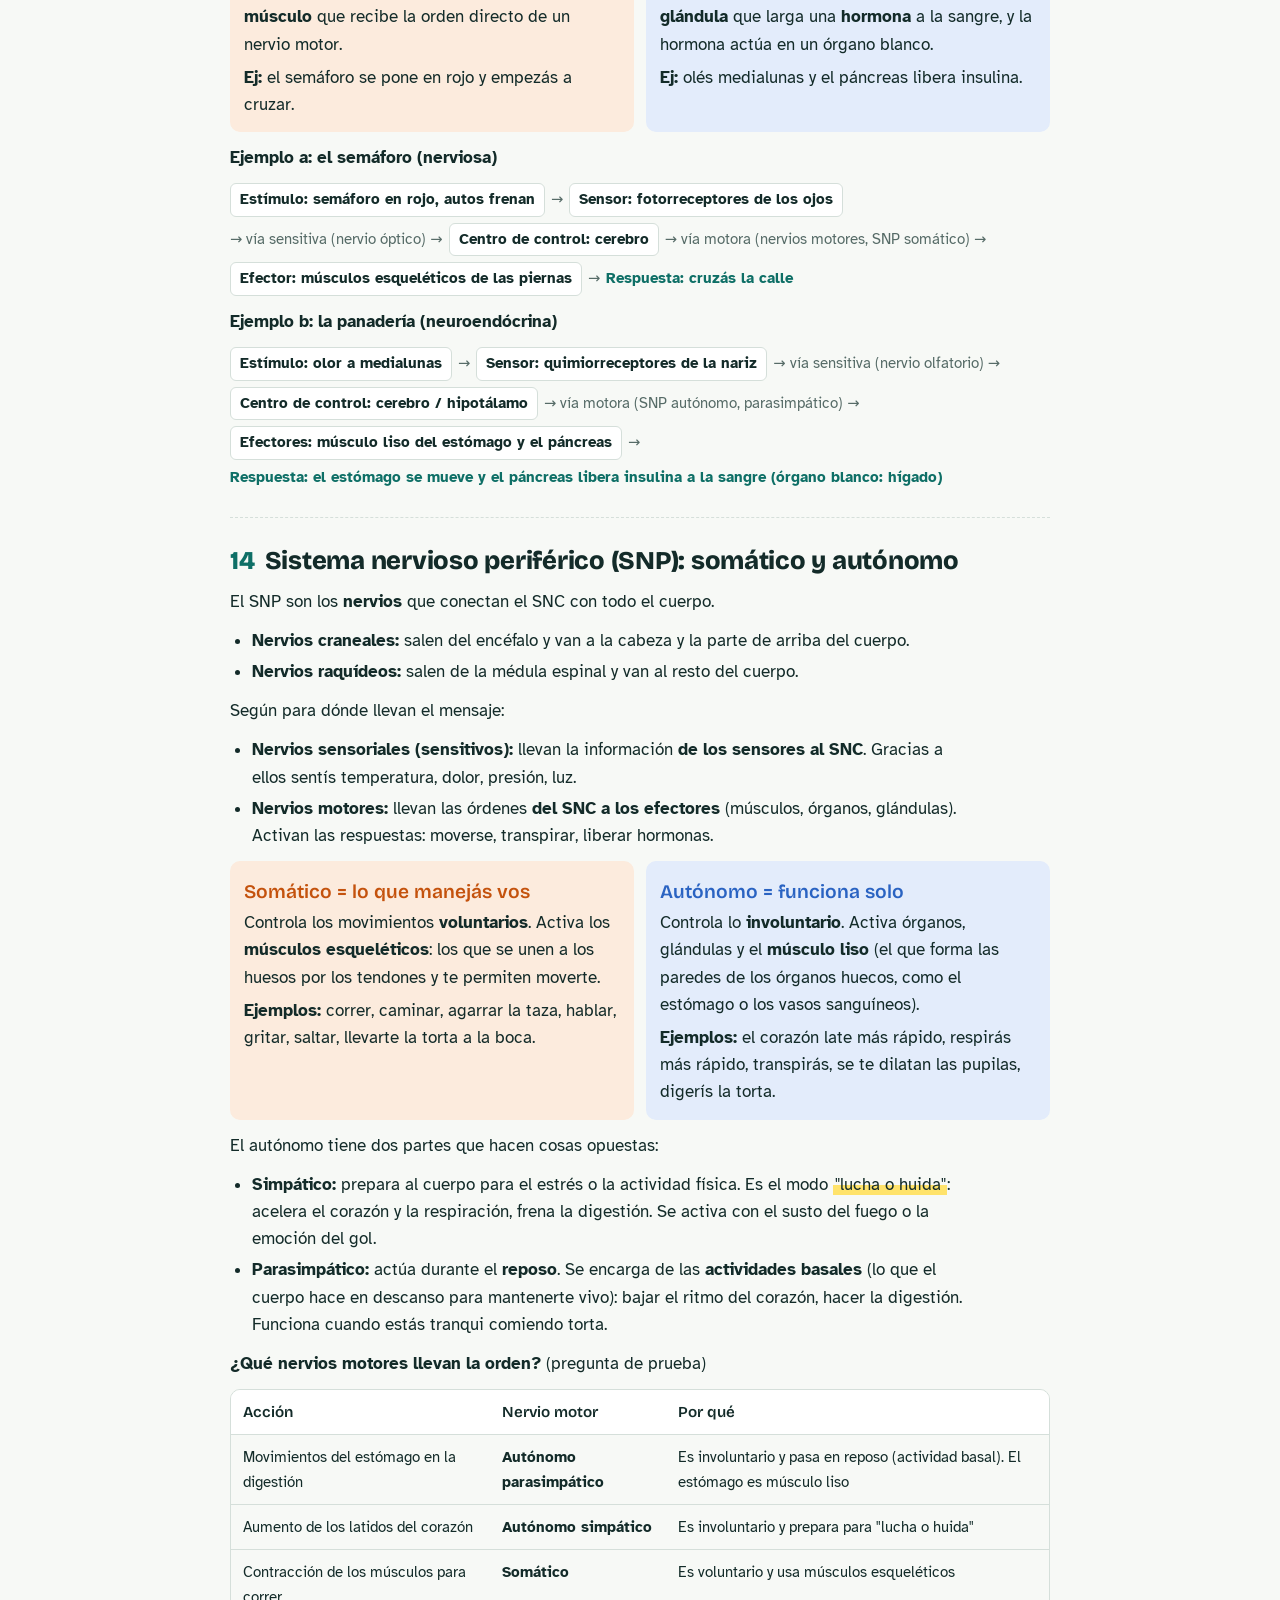
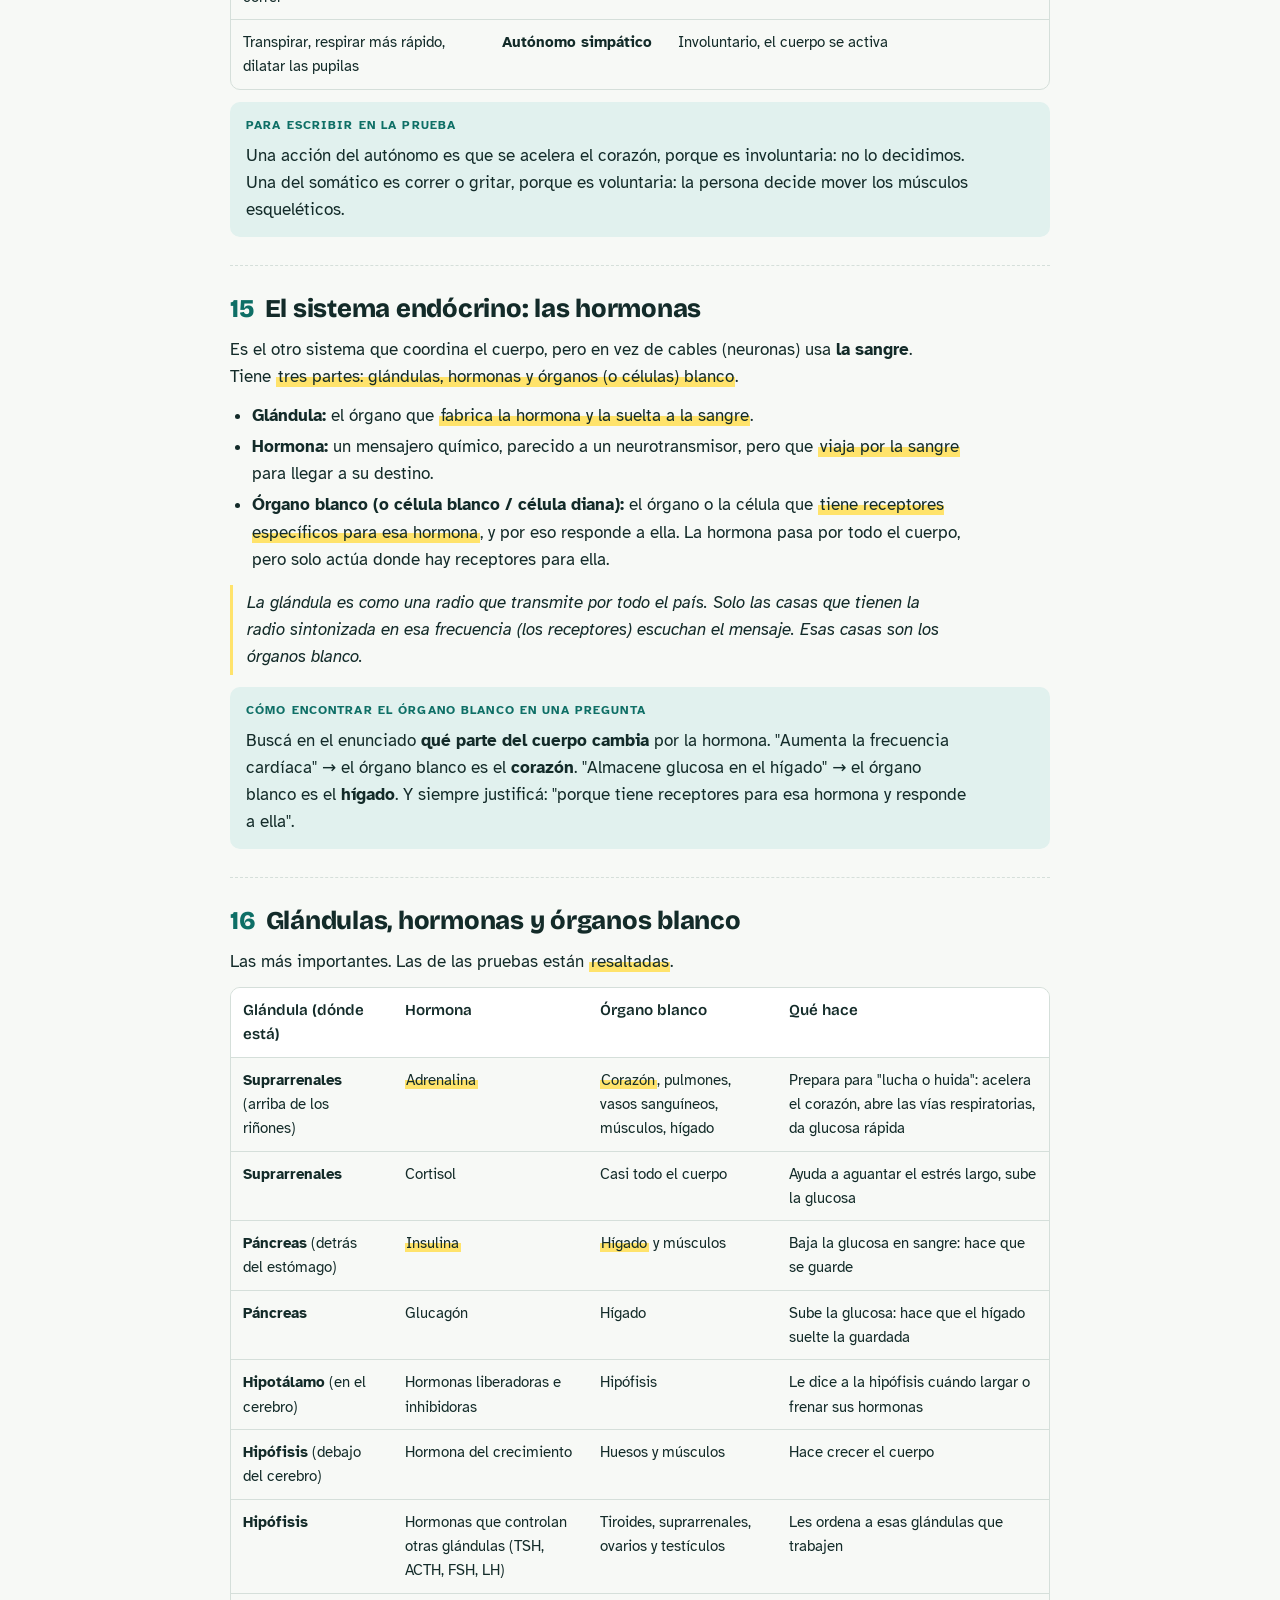
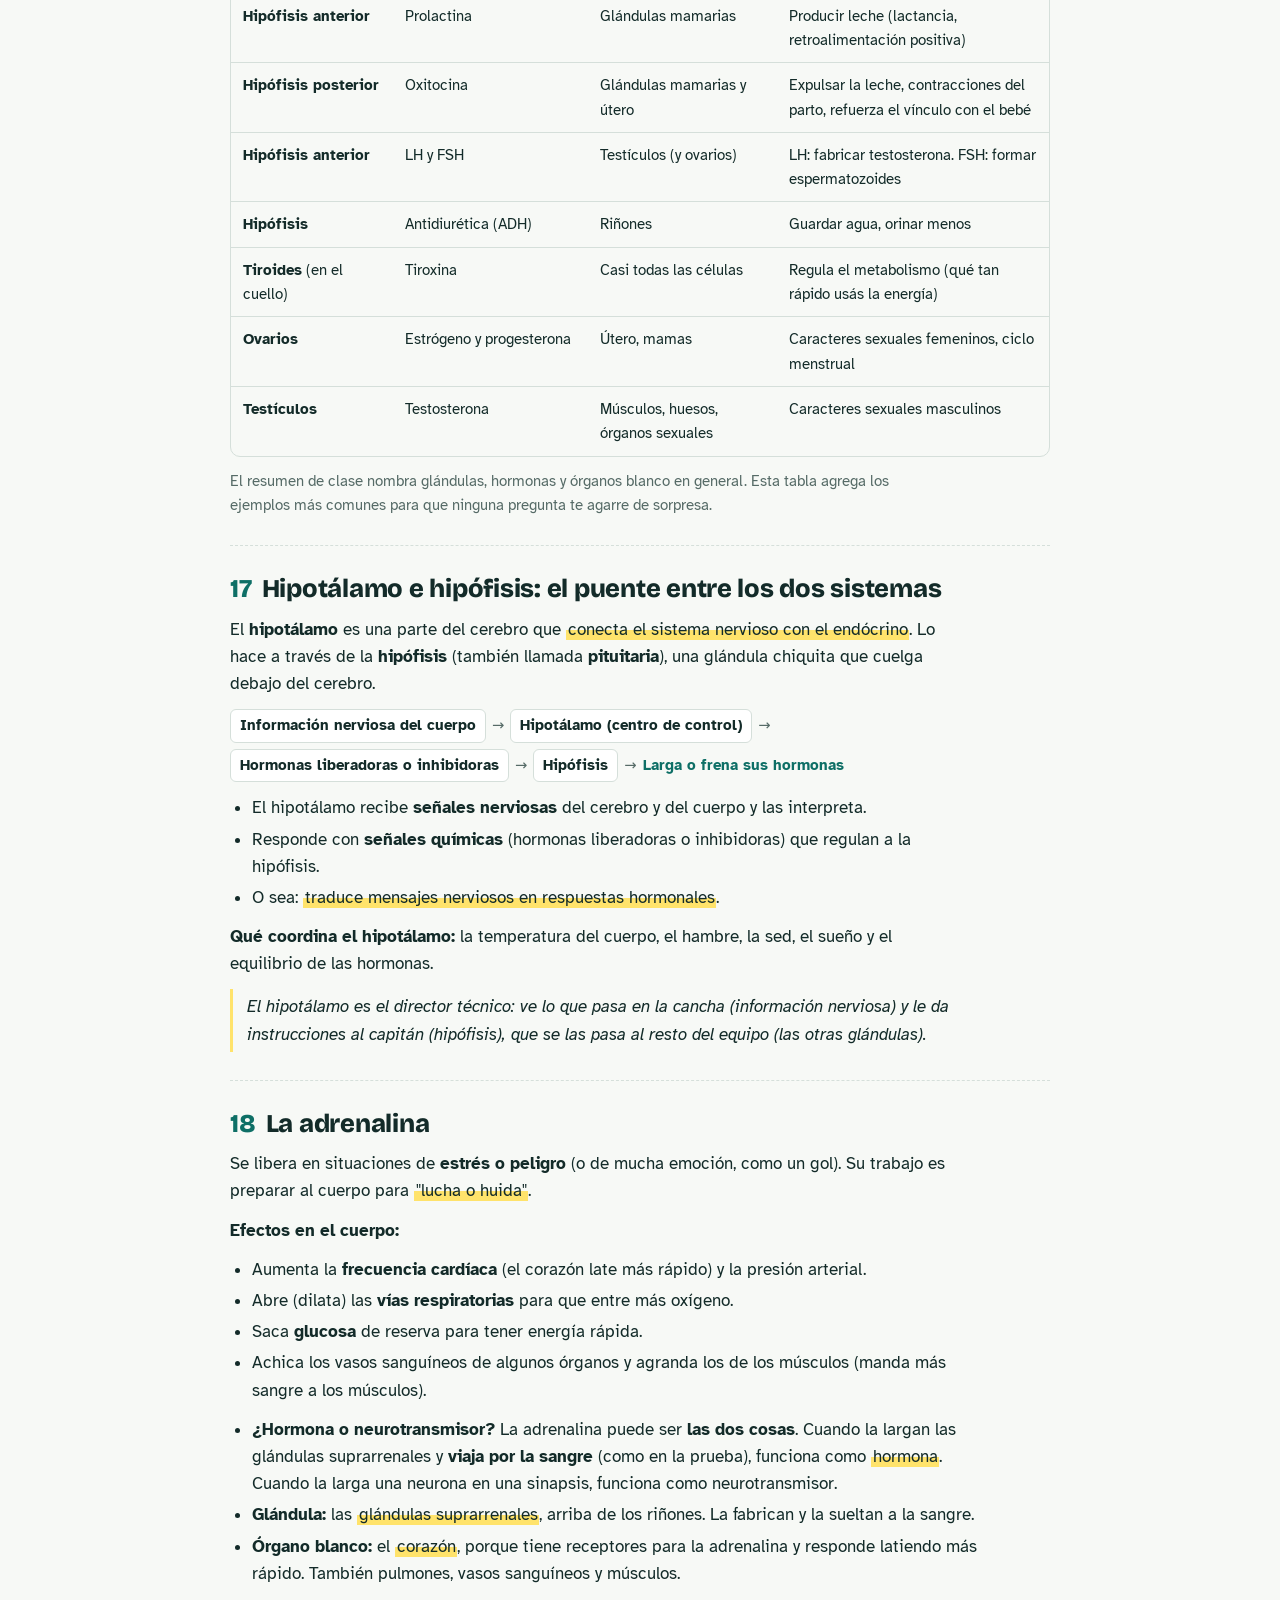
<file: biologia.html>
<!doctype html>
<html lang="es">
<head>
<meta charset="utf-8">
<meta name="viewport" content="width=device-width, initial-scale=1, viewport-fit=cover">
<meta name="robots" content="noindex">
<title>Repaso Neuroendócrino</title>
<meta name="claude:viewport-fit-sides" content="cover">
<link rel="preconnect" href="https://fonts.googleapis.com">
<link rel="preconnect" href="https://fonts.gstatic.com" crossorigin>
<link rel="stylesheet" href="https://fonts.googleapis.com/css2?family=Atkinson+Hyperlegible:ital,wght@0,400;0,700;1,400&family=Bricolage+Grotesque:opsz,wght@12..96,600;12..96,800&display=swap">
<style>
/* Layout: cuaderno de estudio. Una columna de lectura, pestañas fijas arriba, resaltador amarillo para lo que hay que escribir en la prueba. */
:root{
  --paper:#F7F9F6; --card:#FFFFFF; --ink:#132B29; --muted:#566B67; --line:#D5DFDA;
  --accent:#0E6F66; --accent-soft:#E1F1EE; --mark:#FFE36B;
  --exc:#C4520D; --exc-soft:#FCEBDD; --inh:#2A63C2; --inh-soft:#E3ECFB;
  --good:#1D7F45; --good-soft:#DFF3E6; --bad:#B42318; --bad-soft:#FBE4E1;
  --display:"Bricolage Grotesque", "Segoe UI", system-ui, sans-serif;
  --body:"Atkinson Hyperlegible", "Segoe UI", system-ui, sans-serif;
}
@media (prefers-color-scheme: dark){:root:not([data-theme="light"]){
  --paper:#0E1716; --card:#15211F; --ink:#E4EEEB; --muted:#9BB0AB; --line:#2A3B38;
  --accent:#43C5B3; --accent-soft:#163430; --mark:#6E5C00;
  --exc:#F28C4B; --exc-soft:#3A2414; --inh:#7EA8F2; --inh-soft:#17253F;
  --good:#5BD08A; --good-soft:#123222; --bad:#F2877C; --bad-soft:#3A1915; color-scheme:dark}}
:root[data-theme="dark"]{
  --paper:#0E1716; --card:#15211F; --ink:#E4EEEB; --muted:#9BB0AB; --line:#2A3B38;
  --accent:#43C5B3; --accent-soft:#163430; --mark:#6E5C00;
  --exc:#F28C4B; --exc-soft:#3A2414; --inh:#7EA8F2; --inh-soft:#17253F;
  --good:#5BD08A; --good-soft:#123222; --bad:#F2877C; --bad-soft:#3A1915; color-scheme:dark}

*{box-sizing:border-box}
html{color-scheme:light}
[hidden]{display:none!important}
body{margin:0}
:root{padding-top:env(safe-area-inset-top,0px);padding-bottom:env(safe-area-inset-bottom,0px)}
body{background:var(--paper);color:var(--ink);font-family:var(--body);font-size:17px;line-height:1.6;
  padding-left:max(16px, env(safe-area-inset-left, 0px));padding-right:max(16px, env(safe-area-inset-right, 0px))}
body::before{content:"";position:fixed;inset:0 0 auto;height:env(safe-area-inset-top, 0px);z-index:10;background:var(--paper)}
.wrap{max-width:820px;margin:0 auto;padding-block:28px 80px}
h1,h2,h3{font-family:var(--display);line-height:1.15;text-wrap:balance;margin:0}
h1{font-size:clamp(2rem,6vw,2.9rem);font-weight:800;letter-spacing:-.02em}
h2{font-size:1.6rem;font-weight:800;letter-spacing:-.01em}
h3{font-size:1.2rem;font-weight:600}
p{margin:0}
.hl{background:linear-gradient(transparent 52%, var(--mark) 52%);padding:0 .1em}
.eyebrow{font-size:.78rem;letter-spacing:.09em;text-transform:uppercase;color:var(--muted);font-weight:700}
.lede{color:var(--muted);max-width:62ch}
header.top{display:flex;flex-direction:column;gap:10px;margin-bottom:18px}

nav.tabs{position:sticky;top:env(safe-area-inset-top, 0px);z-index:5;background:var(--paper);
  display:flex;gap:6px;overflow-x:auto;padding-block:10px;border-bottom:1px solid var(--line);margin-bottom:26px;scrollbar-width:none}
nav.tabs button{flex:0 0 auto;font:inherit;font-weight:700;font-size:.95rem;border:1px solid var(--line);background:var(--card);
  color:var(--ink);padding:8px 14px;border-radius:999px;cursor:pointer}
nav.tabs button[aria-selected="true"]{background:var(--accent);border-color:var(--accent);color:var(--paper)}
button:focus-visible,textarea:focus-visible,.piece:focus-visible,.slot:focus-visible{outline:3px solid var(--accent);outline-offset:2px}

section.view{display:flex;flex-direction:column;gap:28px}
.topic{display:flex;flex-direction:column;gap:12px;padding-bottom:28px;border-bottom:1px dashed var(--line)}
.topic:last-child{border-bottom:0}
.topic p,.topic li{max-width:66ch}
.topic ul,.topic ol{margin:0;padding-left:1.3em;display:flex;flex-direction:column;gap:4px}
#teoria{counter-reset:tema}
.topic{scroll-margin-top:calc(env(safe-area-inset-top, 0px) + 70px)}
.topic > h2{counter-increment:tema}
.topic > h2::before{content:counter(tema);font-family:var(--display);color:var(--accent);font-weight:800;margin-right:.4em}
.topic h3{margin-top:6px}
.toc{background:var(--card);border:1px solid var(--line);border-radius:12px;padding:14px 16px;display:flex;flex-direction:column;gap:8px}
.toc ol{margin:0;padding-left:1.9em;columns:2;column-gap:28px;font-size:.95rem}
.toc a{color:var(--ink);text-decoration-color:var(--line);text-underline-offset:3px}
.toc a:hover{color:var(--accent)}
@media (max-width:560px){.toc ol{columns:1}}

.write{background:var(--accent-soft);border-radius:10px;padding:14px 16px;display:flex;flex-direction:column;gap:6px}
.write .eyebrow{color:var(--accent)}
.analogy{border-left:3px solid var(--mark);padding:4px 0 4px 14px;font-style:italic;color:var(--ink)}

.pair{display:grid;grid-template-columns:1fr 1fr;gap:12px}
.pair > div{border-radius:10px;padding:14px;display:flex;flex-direction:column;gap:6px;min-width:0}
.pair .exc{background:var(--exc-soft)} .pair .exc h3{color:var(--exc)}
.pair .inh{background:var(--inh-soft)} .pair .inh h3{color:var(--inh)}
@media (max-width:560px){.pair{grid-template-columns:1fr}}

.flow{display:flex;flex-wrap:wrap;gap:6px;align-items:center;font-size:.92rem}
.flow span{background:var(--card);border:1px solid var(--line);border-radius:6px;padding:4px 9px;font-weight:700}
.flow i{color:var(--muted);font-style:normal}
.flow em{font-style:normal;color:var(--accent);font-weight:700}

.table-wrap{overflow-x:auto;border:1px solid var(--line);border-radius:10px}
table{border-collapse:collapse;width:100%;min-width:480px;font-size:.95rem}
th,td{text-align:left;padding:10px 12px;border-bottom:1px solid var(--line);vertical-align:top}
th{font-family:var(--display);font-weight:600;background:var(--card)}
tr:last-child td{border-bottom:0}

figure{margin:0;background:var(--card);border:1px solid var(--line);border-radius:12px;padding:12px;overflow-x:auto}
figure svg{display:block;width:100%;min-width:420px;height:auto}
figcaption{font-size:.85rem;color:var(--muted);margin-top:6px}
svg text{font-family:var(--body);fill:var(--ink)}

/* práctica */
.progress{display:flex;flex-direction:column;gap:6px}
.bar{height:10px;border-radius:99px;background:var(--line);overflow:hidden}
.bar > div{height:100%;background:var(--good);width:0;transition:width .3s}
.filters{display:flex;gap:6px;flex-wrap:wrap}
.filters button{font:inherit;font-size:.88rem;border:1px solid var(--line);background:var(--card);color:var(--ink);padding:5px 12px;border-radius:999px;cursor:pointer}
.filters button[aria-pressed="true"]{border-color:var(--ink);font-weight:700}
.q{background:var(--card);border:1px solid var(--line);border-radius:12px;padding:16px;display:flex;flex-direction:column;gap:12px}
.q.done{border-color:var(--good)}
.qhead{display:flex;gap:8px;align-items:center;flex-wrap:wrap}
.tag{font-size:.74rem;font-weight:700;letter-spacing:.05em;text-transform:uppercase;padding:2px 8px;border-radius:5px;background:var(--accent-soft);color:var(--accent)}
.tag.sim{background:var(--exc-soft);color:var(--exc)}
.tag.res{background:var(--inh-soft);color:var(--inh)}
.q .prompt{font-weight:700}
textarea{font:inherit;font-size:1rem;width:100%;min-height:110px;resize:vertical;border:1px solid var(--line);border-radius:8px;padding:10px;background:var(--paper);color:var(--ink)}
.chips{display:flex;flex-wrap:wrap;gap:6px;font-size:.84rem;align-items:center}
.chip{border:1px dashed var(--muted);color:var(--muted);border-radius:999px;padding:2px 10px}
.chip.on{border-style:solid;border-color:var(--good);background:var(--good-soft);color:var(--good);font-weight:700}
.actions{display:flex;flex-wrap:wrap;gap:8px}
.btn{font:inherit;font-weight:700;font-size:.92rem;border:1px solid var(--line);background:var(--paper);color:var(--ink);padding:7px 14px;border-radius:8px;cursor:pointer}
.btn.primary{background:var(--accent);border-color:var(--accent);color:var(--paper)}
.btn.ok[aria-pressed="true"]{background:var(--good);border-color:var(--good);color:var(--paper)}
.answer{border-top:1px solid var(--line);padding-top:12px;display:flex;flex-direction:column;gap:10px}
.answer ol,.answer ul{margin:0;padding-left:1.3em;display:flex;flex-direction:column;gap:4px}
.hint{font-size:.95rem;color:var(--muted)}

/* esquema */
.scenarios{display:flex;gap:6px;flex-wrap:wrap}
.board{display:grid;grid-template-columns:1fr 1fr;gap:18px}
@media (max-width:640px){.board{grid-template-columns:1fr}}
.col{display:flex;flex-direction:column;gap:8px;min-width:0}
.slot{display:grid;grid-template-columns:auto 1fr;gap:10px;align-items:center;border:1px dashed var(--muted);border-radius:8px;padding:8px 10px;min-height:46px;background:var(--card);cursor:pointer;font-size:.95rem}
.slot b{font-size:.74rem;text-transform:uppercase;letter-spacing:.05em;color:var(--muted);width:7.5em}
.slot.filled{border-style:solid}
.slot.right{border-color:var(--good);background:var(--good-soft)}
.slot.wrong{border-color:var(--bad);background:var(--bad-soft)}
.piece{border:1px solid var(--line);background:var(--card);border-radius:8px;padding:9px 12px;text-align:left;font:inherit;font-size:.95rem;color:var(--ink);cursor:pointer}
.piece:hover{border-color:var(--accent)}
.msg{font-weight:700}

/* flashcards */
.cardstage{display:flex;flex-direction:column;gap:14px;align-items:stretch}
.flash{min-height:230px;border-radius:14px;border:1px solid var(--line);background:var(--card);display:flex;flex-direction:column;justify-content:center;
  align-items:center;text-align:center;padding:24px;cursor:pointer;gap:10px;font:inherit;color:var(--ink);width:100%}
.flash .term{font-family:var(--display);font-size:1.9rem;font-weight:800}
.flash .def{font-size:1.08rem;max-width:52ch}
.flash.back{background:var(--accent-soft)}
.cardnav{display:flex;justify-content:space-between;align-items:center;gap:8px;flex-wrap:wrap}
.counter{font-variant-numeric:tabular-nums;color:var(--muted)}

/* quiz */
.mc{display:flex;flex-direction:column;gap:8px}
.opt{text-align:left;font:inherit;border:1px solid var(--line);background:var(--card);color:var(--ink);border-radius:8px;padding:10px 12px;cursor:pointer}
.opt.right{border-color:var(--good);background:var(--good-soft)}
.opt.wrong{border-color:var(--bad);background:var(--bad-soft)}
.opt:disabled{cursor:default}
.explain{font-size:.95rem;color:var(--muted)}
.score{font-family:var(--display);font-size:1.4rem;font-weight:800}
@media (prefers-reduced-motion:reduce){*{transition:none!important}}
</style>
</head>
<body>

<div class="wrap">
<header class="top">
  <span class="eyebrow">Biología · Sistema Neuroendócrino</span>
  <h1>Repaso Neuroendócrino</h1>
  <p class="lede">Todo lo que entra en la prueba, explicado fácil. Primero leé la <b>Teoría</b>, después escribí tus respuestas en <b>Practicar</b> y comparalas con la respuesta modelo. Lo <span class="hl">resaltado en amarillo</span> es lo que conviene escribir tal cual.</p>
</header>

<nav class="tabs" role="tablist" aria-label="Secciones">
  <button role="tab" id="tab-teoria" aria-selected="true" data-view="teoria">1 · Teoría</button>
  <button role="tab" id="tab-practica" aria-selected="false" data-view="practica">2 · Practicar preguntas</button>
  <button role="tab" id="tab-esquema" aria-selected="false" data-view="esquema">3 · Armá el esquema</button>
  <button role="tab" id="tab-tarjetas" aria-selected="false" data-view="tarjetas">4 · Tarjetas</button>
  <button role="tab" id="tab-quiz" aria-selected="false" data-view="quiz">5 · Autoevaluación</button>
</nav>

<!-- ================= TEORÍA ================= -->
<section class="view" id="teoria">

<nav class="toc" aria-label="Temas">
  <span class="eyebrow">Temas</span>
  <ol>
    <li><a href="#t-medio">Medio interno y homeostasis</a></li>
    <li><a href="#t-retro">Retroalimentación</a></li>
    <li><a href="#t-sensores">Tipos de receptores</a></li>
    <li><a href="#t-neurona">La neurona</a></li>
    <li><a href="#t-comunicacion">Comunicación celular</a></li>
    <li><a href="#t-sinapsis">La sinapsis</a></li>
    <li><a href="#t-drogas">Excitatorio, inhibitorio y drogas</a></li>
    <li><a href="#t-dolor">El dolor y el ibuprofeno</a></li>
    <li><a href="#t-cafe">El café</a></li>
    <li><a href="#t-alcohol">El alcohol</a></li>
    <li><a href="#t-snc">SNC: encéfalo y médula</a></li>
    <li><a href="#t-camino">El camino de la información</a></li>
    <li><a href="#t-neuroendo">¿Respuesta nerviosa o neuroendócrina?</a></li>
    <li><a href="#t-snp">SNP: somático y autónomo</a></li>
    <li><a href="#t-endocrino">Sistema endócrino</a></li>
    <li><a href="#t-blancos">Glándulas y órganos blanco</a></li>
    <li><a href="#t-hipo">Hipotálamo e hipófisis</a></li>
    <li><a href="#t-adrenalina">La adrenalina</a></li>
    <li><a href="#t-insulina">La insulina</a></li>
    <li><a href="#t-lactancia">Lactancia: prolactina y oxitocina</a></li>
    <li><a href="#t-testo">Hormonas sexuales masculinas</a></li>
    <li><a href="#t-vs">Nervioso vs. endócrino</a></li>
  </ol>
</nav>

<div class="topic" id="t-medio">
  <h2>Medio interno y homeostasis</h2>
  <p>El <b>medio interno</b> es el <span class="hl">conjunto de líquidos que rodean a las células</span> (como la sangre y el líquido que hay entre las células). Por ahí les llegan los nutrientes y por ahí se van los desechos.</p>
  <p>La <b>homeostasis</b> es <span class="hl">mantener estables las condiciones del medio interno</span> (temperatura, azúcar, agua, oxígeno), aunque afuera las cosas cambien. Es clave para sobrevivir: si el cuerpo se desequilibra, deja de funcionar bien.</p>
  <p class="analogy">Es como un termostato: afuera puede hacer calor o frío, pero adentro de la casa se mantiene a 24 °C.</p>
  <p>La <b>autorregulación</b> son los mecanismos que usa el cuerpo para mantenerse estable solo, sin que lo pienses.</p>
  <p><b>Sistemas que participan en la homeostasis:</b></p>
  <ul>
    <li><b>Sistema nervioso:</b> da las respuestas <b>rápidas</b> a los cambios de afuera y de adentro.</li>
    <li><b>Sistema endócrino:</b> libera <b>hormonas</b> que regulan el metabolismo, el crecimiento y el equilibrio de líquidos.</li>
    <li><b>Sistema excretor:</b> elimina desechos y mantiene el equilibrio de agua y sales (electrolitos).</li>
  </ul>
  <p><b>Qué circula por el medio interno:</b></p>
  <ul>
    <li><b>Oxígeno:</b> entra por los pulmones → pasa a la sangre → el corazón lo reparte a todo el cuerpo.</li>
    <li><b>Glucosa:</b> las células la usan en la respiración celular → produce energía.</li>
    <li><b>Dióxido de carbono (CO₂):</b> es el desecho de la respiración celular → vuelve por la sangre a los pulmones → se exhala.</li>
  </ul>
</div>

<div class="topic" id="t-retro">
  <h2>Retroalimentación (feedback)</h2>
  <p>La retroalimentación es <span class="hl">la forma en que el cuerpo regula el medio interno</span>: el resultado de una respuesta vuelve a avisarle al cuerpo si tiene que seguir o frenar.</p>
  <div class="pair">
    <div class="inh"><h3>Negativa = "ya está, volvé a lo normal"</h3><p>Hay un cambio y el cuerpo responde <b>al revés</b> para volver al equilibrio. Cuando lo logra, frena.</p><p><b>Ejemplo del resumen: la fiebre.</b> La temperatura sube y el cuerpo la hace bajar hasta lo normal. También la adrenalina y la insulina.</p></div>
    <div class="exc"><h3>Positiva = "más y más"</h3><p>Hay un cambio y la respuesta lo <b>aumenta todavía más</b>.</p><p><b>Ejemplo del resumen: la lactancia.</b> Cuanto más prolactina se produce, más leche sale. Aparece en cosas que hay que acelerar por un rato: el parto, la coagulación, huir, amamantar.</p></div>
  </div>
  <p class="analogy">La negativa es el aire acondicionado: cuando llega a la temperatura que pusiste, se apaga. La positiva es una bola de nieve que cae y se hace cada vez más grande.</p>
  <p><b>Las partes de un sistema de retroalimentación</b> (ejemplo: hace mucho calor):</p>
  <div class="table-wrap"><table>
    <thead><tr><th>Parte</th><th>Qué es</th><th>Ejemplo: mucho calor</th></tr></thead>
    <tbody>
      <tr><td><b>Estímulo</b></td><td>Lo que provoca un cambio en el cuerpo</td><td>Sube la temperatura del ambiente</td></tr>
      <tr><td><b>Receptor</b></td><td>Detecta el cambio y avisa al centro de control (con impulsos nerviosos o señales químicas)</td><td>Termorreceptores de la piel</td></tr>
      <tr><td><b>Centro de control</b></td><td>Generalmente el cerebro. Analiza la información y decide la respuesta. Manda la orden con impulsos nerviosos o con hormonas</td><td>El hipotálamo, que regula la temperatura</td></tr>
      <tr><td><b>Efector</b></td><td>Recibe la orden y hace la respuesta que corrige el cambio</td><td>Glándulas sudoríparas: transpirás y el cuerpo se enfría</td></tr>
    </tbody>
  </table></div>
  <div class="write">
    <span class="eyebrow">Para escribir en la prueba</span>
    <p>La adrenalina tiene retroalimentación <b>negativa</b>: cuando pasa la emoción o el peligro, se deja de producir y el corazón vuelve a latir normal. Así se mantiene la homeostasis. Si fuera positiva, el corazón se aceleraría cada vez más y sería peligroso.</p>
  </div>
</div>

<div class="topic" id="t-sensores">
  <h2>Tipos de receptores (sensores)</h2>
  <p>Los receptores son los que <b>captan los estímulos</b>. Hay uno para cada tipo de estímulo:</p>
  <div class="table-wrap"><table>
    <thead><tr><th>Receptor</th><th>Qué detecta</th><th>Sentido</th></tr></thead>
    <tbody>
      <tr><td><b>Mecanorreceptores</b></td><td>Presión, roce, contacto, vibraciones, ondas de sonido</td><td>Oído (audición) y tacto</td></tr>
      <tr><td><b>Quimiorreceptores</b></td><td>Sustancias químicas</td><td>Gusto y olfato</td></tr>
      <tr><td><b>Termorreceptores</b></td><td>Cambios de temperatura (de afuera y de adentro)</td><td>Tacto (piel)</td></tr>
      <tr><td><b>Fotorreceptores</b></td><td>Luz</td><td>Vista</td></tr>
      <tr><td><b>Nociceptores</b></td><td>Cosas que lastiman (calor, golpe, químico). Se siente como <b>dolor</b></td><td>Tacto</td></tr>
    </tbody>
  </table></div>
  <p><b>Para acordarte:</b> <span class="hl">foto = luz</span>, <span class="hl">termo = temperatura</span>, <span class="hl">quimio = química</span>, <span class="hl">mecano = movimiento</span>, <span class="hl">noci = nocivo (que hace daño)</span>.</p>
  <p class="hint">En las pruebas: el grito de "¡fuego!" lo captan mecanorreceptores del oído. El gol en la tele lo captan fotorreceptores de los ojos. La olla caliente, termorreceptores y nociceptores de la piel.</p>
</div>

<div class="topic" id="t-neurona">
  <h2>La neurona: la célula que pasa mensajes</h2>
  <p>El sistema nervioso está hecho de <b>neuronas</b>. Una neurona es una célula que <span class="hl">recibe, lleva y pasa mensajes eléctricos</span> (se llaman <b>impulsos nerviosos</b>).</p>
  <ul>
    <li><b>Dendritas:</b> las "ramitas" que <b>reciben</b> el mensaje.</li>
    <li><b>Cuerpo:</b> el centro de la neurona.</li>
    <li><b>Axón:</b> el "cable" largo por donde <b>viaja</b> el mensaje.</li>
    <li><b>Terminales del axón</b> y <b>botones terminales:</b> la punta del axón. En los botones están guardados los neurotransmisores.</li>
    <li><b>Vaina de mielina:</b> algunas neuronas tienen el axón "forrado", como un cable con aislante. Con mielina, el impulso <span class="hl">va "a los saltitos" y viaja más rápido</span>. Eso sirve para los reflejos y las situaciones de vida o muerte.</li>
  </ul>
  <p class="analogy">Es como una fila de personas pasándose un mensaje en secreto: cada una lo escucha (dendritas), lo lleva (axón) y se lo dice a la siguiente (botones terminales).</p>
  <p><b>Tres tipos de neuronas según su trabajo:</b></p>
  <ul>
    <li><b>Sensitivas:</b> llevan la información desde los receptores hasta el sistema nervioso central.</li>
    <li><b>Interneuronas:</b> están en el sistema nervioso central y <b>procesan</b> la información (conectan unas con otras).</li>
    <li><b>Motoras:</b> llevan la orden hasta el efector (un músculo o una glándula).</li>
  </ul>
</div>

<div class="topic" id="t-comunicacion">
  <h2>Comunicación celular: cómo se hablan las células</h2>
  <p>Las células se mandan señales químicas. Según <b>a quién</b> le llega la señal, hay distintos tipos:</p>
  <div class="table-wrap"><table>
    <thead><tr><th>Tipo</th><th>A quién le habla</th><th>Ejemplo</th></tr></thead>
    <tbody>
      <tr><td><b>Autocrina</b></td><td><b>A sí misma.</b> La célula larga una señal que la afecta a ella</td><td>Células de defensa que se activan solas</td></tr>
      <tr><td><b>Paracrina</b></td><td><b>A las vecinas cercanas</b>, sin pasar por la sangre</td><td>Señales que ayudan a cicatrizar una herida</td></tr>
      <tr><td><b>Yuxtacrina</b></td><td>A la vecina <b>pegada</b>, por contacto directo (proteínas de la membrana)</td><td>Células que se tocan</td></tr>
      <tr><td><b>Endócrina</b></td><td><b>A células lejanas</b>, la señal (hormona) viaja <b>por la sangre</b></td><td>La insulina del páncreas actúa en todo el cuerpo</td></tr>
      <tr><td><b>Sináptica</b></td><td>Una neurona le habla a otra neurona, a un músculo o a una glándula con <b>neurotransmisores</b></td><td>Todo lo de la sinapsis</td></tr>
    </tbody>
  </table></div>
  <p class="analogy">Autocrina: hablarte a vos mismo. Paracrina: hablarle a tus compañeros de banco. Yuxtacrina: darle una palmada al de al lado. Endócrina: un anuncio por los parlantes del colegio.</p>
</div>

<div class="topic" id="t-sinapsis">
  <h2>La sinapsis: cómo una neurona le habla a otra</h2>
  <p>La <span class="hl">sinapsis es la comunicación entre una neurona y otra neurona</span>, o entre una neurona y un efector (un músculo o una glándula). Es una comunicación <b>química</b>, con <b>neurotransmisores</b>.</p>
  <p><b>¿Por qué química?</b> Las neuronas <b>no se tocan</b>: queda un espacio chiquito entre ellas y la electricidad no puede saltar ese espacio. Por eso el impulso eléctrico se <b>transforma</b> en una señal química.</p>
  <figure>
    <svg viewBox="0 0 640 300" role="img" aria-label="Esquema de una sinapsis: neurona presináptica arriba, espacio sináptico en el medio y neurona postsináptica abajo con sus receptores">
      <path d="M170 20 L470 20 Q500 20 500 50 L500 110 Q500 140 470 140 L170 140 Q140 140 140 110 L140 50 Q140 20 170 20 Z" fill="var(--accent-soft)" stroke="var(--accent)" stroke-width="2"/>
      <text x="320" y="44" text-anchor="middle" font-size="15" font-weight="700">Botón terminal (neurona presináptica)</text>
      <g fill="var(--card)" stroke="var(--accent)" stroke-width="2">
        <circle cx="230" cy="90" r="18"/><circle cx="300" cy="100" r="18"/><circle cx="370" cy="88" r="18"/>
      </g>
      <g fill="var(--exc)"><circle cx="224" cy="86" r="4"/><circle cx="236" cy="95" r="4"/><circle cx="296" cy="96" r="4"/><circle cx="306" cy="104" r="4"/><circle cx="366" cy="84" r="4"/><circle cx="376" cy="93" r="4"/></g>
      <text x="530" y="95" font-size="13" fill="var(--muted)">vesículas con</text>
      <text x="530" y="112" font-size="13" fill="var(--muted)">neurotransmisores</text>
      <g fill="var(--exc)"><circle cx="260" cy="170" r="5"/><circle cx="320" cy="162" r="5"/><circle cx="350" cy="180" r="5"/><circle cx="395" cy="168" r="5"/></g>
      <text x="40" y="176" font-size="13" fill="var(--muted)">espacio sináptico</text>
      <path d="M170 210 L470 210 Q500 210 500 240 L500 290 L140 290 L140 240 Q140 210 170 210 Z" fill="var(--inh-soft)" stroke="var(--inh)" stroke-width="2"/>
      <g fill="none" stroke="var(--inh)" stroke-width="3">
        <path d="M245 210 v-12 h10 v12"/><path d="M305 210 v-12 h10 v12"/><path d="M365 210 v-12 h10 v12"/><path d="M415 210 v-12 h10 v12"/>
      </g>
      <text x="530" y="205" font-size="13" fill="var(--muted)">receptores</text>
      <text x="530" y="222" font-size="13" fill="var(--muted)">(cerraduras)</text>
      <text x="320" y="262" text-anchor="middle" font-size="15" font-weight="700">Neurona postsináptica (recibe)</text>
    </svg>
    <figcaption>Los puntitos naranjas son los neurotransmisores. Cruzan el espacio y se enganchan en los receptores de la neurona de abajo.</figcaption>
  </figure>
  <p><b>Dos palabras que conviene usar:</b> la neurona que <b>manda</b> el mensaje es la <b>presináptica</b> (está antes). La que lo <b>recibe</b> es la <b>postsináptica</b> (está después).</p>
  <p><b>Paso a paso:</b></p>
  <ol>
    <li>El impulso eléctrico llega al <b>botón terminal</b> de la neurona presináptica.</li>
    <li>El impulso abre los <b>canales de calcio</b> de la membrana del botón y entra <b>calcio</b>. El calcio es la "señal" de que hay que largar el mensaje.</li>
    <li>Ahí el mensaje eléctrico se transforma en químico: las <b>vesículas</b> (bolsitas con neurotransmisores) se unen a la membrana del botón y largan los <b>neurotransmisores</b> al <b>espacio sináptico</b>.</li>
    <li>Los neurotransmisores se unen a los <b>receptores</b> de la célula postsináptica, como <span class="hl">una llave en su cerradura</span>.</li>
    <li>La célula postsináptica recibe el mensaje y sigue pasando la información: se <b>activa</b> (excitatorio) o se <b>frena</b> (inhibitorio).</li>
    <li>Los neurotransmisores <b>no se quedan pegados para siempre</b>. Se sacan de dos formas:
      <ul><li><b>Enzimas</b> que los rompen.</li><li><b>Recaptación:</b> la neurona presináptica los vuelve a "chupar" para reusarlos.</li></ul></li>
  </ol>
  <p><b>Ejemplos de neurotransmisores:</b> adrenalina, dopamina, serotonina (regula el estado de ánimo y se libera cuando estás feliz), glutamato, adenosina, GABA.</p>
  <p><b>Si te dan un dibujo para señalar las partes</b> (pasó en una prueba), buscá esto:</p>
  <div class="table-wrap"><table>
    <thead><tr><th>Parte</th><th>Cómo reconocerla en el dibujo</th></tr></thead>
    <tbody>
      <tr><td><b>Neurona (célula) presináptica</b></td><td>La de arriba, con forma de botón y bolitas adentro. Es la que <b>manda</b> el mensaje</td></tr>
      <tr><td><b>Impulso eléctrico (nervioso)</b></td><td>Una flecha que baja por el axón hacia el botón</td></tr>
      <tr><td><b>Vesículas</b></td><td>Las bolitas grandes con puntitos adentro</td></tr>
      <tr><td><b>Neurotransmisores</b></td><td>Los puntitos (adentro de las vesículas o sueltos en el espacio)</td></tr>
      <tr><td><b>Canales de calcio</b></td><td>"Puertitas" en la membrana del botón, por donde entra el calcio</td></tr>
      <tr><td><b>Espacio sináptico</b></td><td>El hueco entre las dos neuronas</td></tr>
      <tr><td><b>Receptores</b></td><td>Las formitas en la neurona de abajo donde encajan los neurotransmisores</td></tr>
      <tr><td><b>Neurona (célula) postsináptica</b></td><td>La de abajo, la que <b>recibe</b></td></tr>
    </tbody>
  </table></div>
  <p class="hint">Cómo justificar: "Es la presináptica porque es la que contiene las vesículas y libera los neurotransmisores. Es la postsináptica porque tiene los receptores donde se unen".</p>
  <div class="write">
    <span class="eyebrow">Para escribir en la prueba</span>
    <p>La sinapsis es la comunicación entre dos neuronas (o entre una neurona y un efector). Cuando el impulso llega al botón terminal, la neurona presináptica libera neurotransmisores al espacio sináptico. Estos se unen a los receptores de la neurona postsináptica y así le pasan el mensaje. Después se eliminan por enzimas o por recaptación.</p>
  </div>
</div>

<div class="topic" id="t-drogas">
  <h2>Excitatorio, inhibitorio y las drogas</h2>
  <div class="pair">
    <div class="exc"><h3>Excitatorio = acelera</h3><p>Hace que la neurona siguiente <b>se active</b> y mande el mensaje. Más actividad, más alerta.</p><p><b>Neurotransmisor ejemplo:</b> glutamato.</p></div>
    <div class="inh"><h3>Inhibitorio = frena</h3><p>Hace que la neurona siguiente <b>se calme</b> o no mande el mensaje. Menos actividad, más lento, sueño.</p><p><b>Neurotransmisores ejemplo:</b> adenosina, GABA.</p></div>
  </div>
  <p class="analogy">Excitatorio es el acelerador del auto. Inhibitorio es el freno.</p>
  <p><b>Las drogas</b> afectan al sistema nervioso porque <span class="hl">cambian cómo funcionan los neurotransmisores</span> y alteran el paso del impulso nervioso.</p>
  <div class="pair">
    <div class="inh"><h3>Drogas inhibidoras (depresoras)</h3><p><b>Qué hacen:</b> disminuyen o bloquean el paso del impulso.</p><p><b>Cómo:</b> hacen que se larguen menos neurotransmisores o bloquean los receptores de la neurona siguiente.</p><p><b>Ejemplos:</b> alcohol, benzodiacepinas (pastillas para la ansiedad).</p><p><b>Efectos:</b> relajación, sueño, menos movimiento, reflejos lentos.</p></div>
    <div class="exc"><h3>Drogas excitatorias (estimulantes)</h3><p><b>Qué hacen:</b> aumentan el paso del impulso.</p><p><b>Cómo:</b> hacen que se larguen más neurotransmisores o imitan a un neurotransmisor en el receptor.</p><p><b>Ejemplos:</b> cafeína, cocaína, anfetaminas.</p><p><b>Efectos:</b> más alerta, más energía, menos cansancio.</p></div>
  </div>
  <p><b>Truco para las preguntas:</b> fijate qué hace la sustancia con el neurotransmisor normal.</p>
  <ul>
    <li>Si <b>bloquea un freno</b> (como la cafeína con la adenosina) → el resultado es <b>excitatorio</b>.</li>
    <li>Si <b>bloquea un acelerador</b> (como el alcohol con el glutamato) → el resultado es <b>inhibitorio</b>.</li>
    <li>Si <b>imita a un acelerador</b> o hace que se largue más (como la nicotina o la cocaína) → es <b>excitatoria</b>.</li>
  </ul>
</div>

<div class="topic" id="t-dolor">
  <h2>El dolor y el ibuprofeno</h2>
  <p>Esto salió en una prueba: "Mariela tiene dolor de cabeza y toma ibuprofeno, una droga que bloquea el dolor".</p>
  <ul>
    <li><b>¿Cómo se capta el dolor?</b> Con los <span class="hl">nociceptores</span>, los receptores de las cosas que lastiman. Lo que mandan, el cerebro lo siente como dolor.</li>
    <li><b>¿Cómo viaja la información adentro de la neurona?</b> Como un <span class="hl">impulso eléctrico</span>: entra por las <b>dendritas</b>, pasa por el <b>cuerpo</b> y recorre el <b>axón</b> hasta los <b>botones terminales</b>. Si el axón tiene mielina, va a saltitos y más rápido.</li>
    <li><b>¿Dónde hace efecto?</b> En la <span class="hl">vía sensitiva</span> (del sistema nervioso periférico), en las sinapsis que llevan el mensaje de dolor desde los nociceptores hacia el SNC. Porque si corta el mensaje en el camino, el cerebro no se entera y no sentís dolor.</li>
    <li><b>¿Cómo interfiere en la sinapsis?</b> Hace que el mensaje de dolor <b>no pase</b> a la neurona siguiente: hay menos neurotransmisores del dolor o no pueden unirse a sus receptores. La neurona postsináptica no se activa.</li>
    <li><b>¿Inhibitorio o excitatorio?</b> <span class="hl">Inhibitorio</span>, porque disminuye o bloquea el paso del impulso nervioso (del dolor).</li>
  </ul>
  <p class="hint">En la vida real el ibuprofeno actúa en la zona inflamada, bajando las sustancias que "prenden" a los nociceptores. Para la prueba, explicalo como que frena el mensaje de dolor en la vía sensitiva.</p>
</div>

<div class="topic" id="t-cafe">
  <h2>El café en la sinapsis</h2>
  <p>Durante el día, en el cerebro se va juntando <b>adenosina</b>. Es un neurotransmisor <b>inhibitorio</b>: le dice a las neuronas "bajá la velocidad". Por eso a la noche tenés sueño.</p>
  <p>La <b>cafeína</b> tiene una forma muy parecida a la adenosina. Entonces <span class="hl">la cafeína se mete en los receptores de la adenosina y los tapa</span>, pero no da la orden de frenar.</p>
  <div class="flow"><span>Tomás café</span><i>→</i><span>La cafeína ocupa los receptores</span><i>→</i><span>La adenosina no puede engancharse</span><i>→</i><span>No llega el "frená"</span><i>→</i><em>Estás despierto y alerta</em></div>
  <p class="analogy">Es como poner una llave falsa en la cerradura: la llave de verdad (adenosina) ya no puede entrar.</p>
  <p><b>Efectos en el cuerpo:</b> menos sueño, más atención, el corazón late un poco más rápido, a veces nervios o ganas de ir al baño.</p>
  <div class="write">
    <span class="eyebrow">Para escribir en la prueba</span>
    <p>La cafeína es <b>excitatoria</b> (estimulante): bloquea los receptores de la adenosina, que es un neurotransmisor inhibitorio. Como el freno no puede actuar, las neuronas siguen activas y la persona está más despierta.</p>
  </div>
</div>

<div class="topic" id="t-alcohol">
  <h2>El alcohol en la sinapsis</h2>
  <p>El <b>etanol</b> (el alcohol de la cerveza) es una molécula chiquita: no hace falta digerirlo, pasa rápido a la sangre y llega al cerebro.</p>
  <p>El <b>glutamato</b> es un neurotransmisor <b>excitatorio</b>: ayuda a que las neuronas se activen. Es importante para la <b>coordinación de los movimientos</b> y los <b>reflejos</b>.</p>
  <p><span class="hl">El alcohol se pega a los receptores del glutamato y no lo deja actuar</span>. Así el mensaje de "activate" no llega bien.</p>
  <div class="flow"><span>Tomás cerveza</span><i>→</i><span>El alcohol ocupa los receptores del glutamato</span><i>→</i><span>El glutamato no puede engancharse</span><i>→</i><span>Las neuronas se activan menos</span><i>→</i><em>Reflejos lentos, mala coordinación</em></div>
  <p><b>Efectos en el cuerpo:</b> reflejos lentos, cuesta caminar derecho, se habla raro, se piensa más lento, da sueño (es <b>sedante</b>). Por eso es peligroso manejar.</p>
  <p>Además, el alcohol afecta la parte del cerebro que se encarga de <b>tomar decisiones</b> y <b>controlar los impulsos</b> (el lóbulo frontal), y también la <b>formación de la memoria</b>. Por eso la gente hace cosas que no haría y a veces al otro día no se acuerda.</p>
  <p><b>Neurotransmisor que actúa en este caso:</b> el <span class="hl">glutamato</span>, liberado por la neurona presináptica. El alcohol ocupa sus receptores en la neurona postsináptica.</p>
  <div class="write">
    <span class="eyebrow">Para escribir en la prueba</span>
    <p>El alcohol es <b>inhibitorio</b> (depresor): bloquea los receptores del glutamato, que es excitatorio. Como el acelerador no puede actuar, las neuronas trabajan más lento y se afectan los reflejos y la coordinación.</p>
  </div>
</div>

<div class="topic" id="t-snc">
  <h2>Sistema nervioso central (SNC): encéfalo y médula</h2>
  <p>El sistema nervioso se divide en dos: el <b>central (SNC)</b>, que es el "jefe" y está protegido por huesos, y el <b>periférico (SNP)</b>, que son los nervios que van por todo el cuerpo.</p>
  <p>El SNC tiene dos partes:</p>
  <h3>Encéfalo</h3>
  <p>Está dentro del cráneo y es la parte principal: controla casi todo el cuerpo.</p>
  <ul>
    <li>Recibe y procesa la información.</li>
    <li>Inicia las respuestas.</li>
    <li>Guarda la memoria.</li>
    <li>Genera pensamientos y emociones.</li>
  </ul>
  <p>Su órgano principal es el <b>cerebro</b>: procesa lo que sentís, coordina los movimientos y permite pensar, hablar y sentir emociones. Su capa de afuera (la <b>corteza cerebral</b>) se divide en lóbulos:</p>
  <div class="table-wrap"><table>
    <thead><tr><th>Lóbulo</th><th>Para qué sirve</th><th>Truco</th></tr></thead>
    <tbody>
      <tr><td><b>Frontal</b> (adelante)</td><td>Movimiento, lenguaje y razonamiento</td><td>"Al frente" decidís y te movés</td></tr>
      <tr><td><b>Parietal</b> (arriba)</td><td>Sensaciones (tacto) y ubicarte en el espacio</td><td>Pa-rie-tal: sentir y ubicar</td></tr>
      <tr><td><b>Temporal</b> (a los costados, cerca de las orejas)</td><td>Audición, memoria y reconocer cosas</td><td>Está al lado de las orejas: oír</td></tr>
      <tr><td><b>Occipital</b> (atrás)</td><td>La vista</td><td>Occipital = "ojo-cipital"</td></tr>
    </tbody>
  </table></div>
  <h3>Médula espinal</h3>
  <p>Va por adentro de la columna, desde el tronco del encéfalo hasta la zona lumbar (la cintura). Tiene <span class="hl">dos funciones</span>:</p>
  <ol>
    <li><b>Transmitir información:</b> es la "autopista" entre el encéfalo y el cuerpo. Lleva los mensajes de los sentidos hacia arriba y las órdenes de movimiento hacia abajo.</li>
    <li><b>Centro de los reflejos:</b> controla los actos reflejos sin que la orden pase primero por el encéfalo.</li>
  </ol>
  <h3>Actos reflejos (arco reflejo)</h3>
  <p>Son respuestas <b>automáticas, involuntarias e inconscientes</b>, muy rápidas, que se procesan en la <b>médula espinal</b> sin pasar por el encéfalo. Ejemplo: sacar la mano de algo caliente.</p>
  <ol>
    <li>El <b>receptor</b> capta el estímulo (calor).</li>
    <li>Las <b>neuronas sensitivas</b> llevan la información al SNC.</li>
    <li>En la <b>médula espinal</b> se procesa la respuesta.</li>
    <li>Las <b>neuronas motoras</b> mandan la orden a los músculos.</li>
    <li>El <b>efector</b> responde: sacás la mano.</li>
  </ol>
  <p>Al <b>recorrido completo</b> que hace el impulso (receptor → neuronas sensitivas → interneuronas en el SNC → neuronas motoras → efector) se le llama <b>circuito neuronal</b>.</p>
</div>

<div class="topic" id="t-camino">
  <h2>El camino de la información (el esquema que siempre toman)</h2>
  <p>Cada vez que el cuerpo reacciona a algo, la información hace este recorrido. Al <b>análisis</b> que hace el SNC de lo que mandan los sensores se lo llama <b>procesamiento sensorial</b>, y a la acción que sale (de un músculo o una glándula), <b>respuesta motora</b>.</p>
  <div class="table-wrap"><table>
    <thead><tr><th>Paso</th><th>Qué es</th><th>Ejemplo: alguien grita "¡fuego!"</th></tr></thead>
    <tbody>
      <tr><td><b>Estímulo</b></td><td>Lo que pasa afuera (o adentro) del cuerpo</td><td>El grito "¡fuego!"</td></tr>
      <tr><td><b>Sensor (receptor)</b></td><td>Lo que detecta el estímulo</td><td>Mecanorreceptores de los oídos</td></tr>
      <tr><td><b>Vía sensitiva (aferente)</b></td><td>Nervios sensitivos que <b>llevan</b> el mensaje <b>al</b> centro de control</td><td>Nervio auditivo</td></tr>
      <tr><td><b>Centro de control</b></td><td>Donde se procesa la información y se decide qué hacer</td><td>El encéfalo (cerebro)</td></tr>
      <tr><td><b>Vía motora (eferente)</b></td><td>Nervios motores que <b>llevan la orden</b> desde el centro hasta el efector</td><td>Nervios motores</td></tr>
      <tr><td><b>Efector</b></td><td>El músculo o glándula que hace la acción</td><td>Músculos de las piernas</td></tr>
      <tr><td><b>Respuesta</b></td><td>Lo que termina pasando</td><td>Se levanta y sale corriendo</td></tr>
    </tbody>
  </table></div>
  <p><b>Para acordarte:</b> <span class="hl">Aferente = A(l centro)</span>, va hacia el cerebro. <span class="hl">Eferente = Efector</span>, va hacia el músculo.</p>
</div>

<div class="topic" id="t-neuroendo">
  <h2>¿Respuesta nerviosa o neuroendócrina?</h2>
  <p>Una prueba pidió hacer el esquema y decir <b>de qué tipo es la respuesta</b>. Es fácil si mirás <b>quién es el efector</b>:</p>
  <div class="pair">
    <div class="exc"><h3>Nerviosa</h3><p>Todo el camino es por <b>nervios</b>. El efector es un <b>músculo</b> que recibe la orden directo de un nervio motor.</p><p><b>Ej:</b> el semáforo se pone en rojo y empezás a cruzar.</p></div>
    <div class="inh"><h3>Neuroendócrina</h3><p>Empieza por nervios, pero el efector es una <b>glándula</b> que larga una <b>hormona</b> a la sangre, y la hormona actúa en un órgano blanco.</p><p><b>Ej:</b> olés medialunas y el páncreas libera insulina.</p></div>
  </div>
  <p><b>Ejemplo a: el semáforo (nerviosa)</b></p>
  <div class="flow"><span>Estímulo: semáforo en rojo, autos frenan</span><i>→</i><span>Sensor: fotorreceptores de los ojos</span><i>→ vía sensitiva (nervio óptico) →</i><span>Centro de control: cerebro</span><i>→ vía motora (nervios motores, SNP somático) →</i><span>Efector: músculos esqueléticos de las piernas</span><i>→</i><em>Respuesta: cruzás la calle</em></div>
  <p><b>Ejemplo b: la panadería (neuroendócrina)</b></p>
  <div class="flow"><span>Estímulo: olor a medialunas</span><i>→</i><span>Sensor: quimiorreceptores de la nariz</span><i>→ vía sensitiva (nervio olfatorio) →</i><span>Centro de control: cerebro / hipotálamo</span><i>→ vía motora (SNP autónomo, parasimpático) →</i><span>Efectores: músculo liso del estómago y el páncreas</span><i>→</i><em>Respuesta: el estómago se mueve y el páncreas libera insulina a la sangre (órgano blanco: hígado)</em></div>
</div>

<div class="topic" id="t-snp">
  <h2>Sistema nervioso periférico (SNP): somático y autónomo</h2>
  <p>El SNP son los <b>nervios</b> que conectan el SNC con todo el cuerpo.</p>
  <ul>
    <li><b>Nervios craneales:</b> salen del encéfalo y van a la cabeza y la parte de arriba del cuerpo.</li>
    <li><b>Nervios raquídeos:</b> salen de la médula espinal y van al resto del cuerpo.</li>
  </ul>
  <p>Según para dónde llevan el mensaje:</p>
  <ul>
    <li><b>Nervios sensoriales (sensitivos):</b> llevan la información <b>de los sensores al SNC</b>. Gracias a ellos sentís temperatura, dolor, presión, luz.</li>
    <li><b>Nervios motores:</b> llevan las órdenes <b>del SNC a los efectores</b> (músculos, órganos, glándulas). Activan las respuestas: moverse, transpirar, liberar hormonas.</li>
  </ul>
  <div class="pair">
    <div class="exc"><h3>Somático = lo que manejás vos</h3><p>Controla los movimientos <b>voluntarios</b>. Activa los <b>músculos esqueléticos</b>: los que se unen a los huesos por los tendones y te permiten moverte.</p><p><b>Ejemplos:</b> correr, caminar, agarrar la taza, hablar, gritar, saltar, llevarte la torta a la boca.</p></div>
    <div class="inh"><h3>Autónomo = funciona solo</h3><p>Controla lo <b>involuntario</b>. Activa órganos, glándulas y el <b>músculo liso</b> (el que forma las paredes de los órganos huecos, como el estómago o los vasos sanguíneos).</p><p><b>Ejemplos:</b> el corazón late más rápido, respirás más rápido, transpirás, se te dilatan las pupilas, digerís la torta.</p></div>
  </div>
  <p>El autónomo tiene dos partes que hacen cosas opuestas:</p>
  <ul>
    <li><b>Simpático:</b> prepara al cuerpo para el estrés o la actividad física. Es el modo <span class="hl">"lucha o huida"</span>: acelera el corazón y la respiración, frena la digestión. Se activa con el susto del fuego o la emoción del gol.</li>
    <li><b>Parasimpático:</b> actúa durante el <b>reposo</b>. Se encarga de las <b>actividades basales</b> (lo que el cuerpo hace en descanso para mantenerte vivo): bajar el ritmo del corazón, hacer la digestión. Funciona cuando estás tranqui comiendo torta.</li>
  </ul>
  <p><b>¿Qué nervios motores llevan la orden?</b> (pregunta de prueba)</p>
  <div class="table-wrap"><table>
    <thead><tr><th>Acción</th><th>Nervio motor</th><th>Por qué</th></tr></thead>
    <tbody>
      <tr><td>Movimientos del estómago en la digestión</td><td><b>Autónomo parasimpático</b></td><td>Es involuntario y pasa en reposo (actividad basal). El estómago es músculo liso</td></tr>
      <tr><td>Aumento de los latidos del corazón</td><td><b>Autónomo simpático</b></td><td>Es involuntario y prepara para "lucha o huida"</td></tr>
      <tr><td>Contracción de los músculos para correr</td><td><b>Somático</b></td><td>Es voluntario y usa músculos esqueléticos</td></tr>
      <tr><td>Transpirar, respirar más rápido, dilatar las pupilas</td><td><b>Autónomo simpático</b></td><td>Involuntario, el cuerpo se activa</td></tr>
    </tbody>
  </table></div>
  <div class="write">
    <span class="eyebrow">Para escribir en la prueba</span>
    <p>Una acción del autónomo es que se acelera el corazón, porque es involuntaria: no lo decidimos. Una del somático es correr o gritar, porque es voluntaria: la persona decide mover los músculos esqueléticos.</p>
  </div>
</div>

<div class="topic" id="t-endocrino">
  <h2>El sistema endócrino: las hormonas</h2>
  <p>Es el otro sistema que coordina el cuerpo, pero en vez de cables (neuronas) usa <b>la sangre</b>. Tiene <span class="hl">tres partes: glándulas, hormonas y órganos (o células) blanco</span>.</p>
  <ul>
    <li><b>Glándula:</b> el órgano que <span class="hl">fabrica la hormona y la suelta a la sangre</span>.</li>
    <li><b>Hormona:</b> un mensajero químico, parecido a un neurotransmisor, pero que <span class="hl">viaja por la sangre</span> para llegar a su destino.</li>
    <li><b>Órgano blanco (o célula blanco / célula diana):</b> el órgano o la célula que <span class="hl">tiene receptores específicos para esa hormona</span>, y por eso responde a ella. La hormona pasa por todo el cuerpo, pero solo actúa donde hay receptores para ella.</li>
  </ul>
  <p class="analogy">La glándula es como una radio que transmite por todo el país. Solo las casas que tienen la radio sintonizada en esa frecuencia (los receptores) escuchan el mensaje. Esas casas son los órganos blanco.</p>
  <div class="write">
    <span class="eyebrow">Cómo encontrar el órgano blanco en una pregunta</span>
    <p>Buscá en el enunciado <b>qué parte del cuerpo cambia</b> por la hormona. "Aumenta la frecuencia cardíaca" → el órgano blanco es el <b>corazón</b>. "Almacene glucosa en el hígado" → el órgano blanco es el <b>hígado</b>. Y siempre justificá: "porque tiene receptores para esa hormona y responde a ella".</p>
  </div>
</div>

<div class="topic" id="t-blancos">
  <h2>Glándulas, hormonas y órganos blanco</h2>
  <p>Las más importantes. Las de las pruebas están <span class="hl">resaltadas</span>.</p>
  <div class="table-wrap"><table>
    <thead><tr><th>Glándula (dónde está)</th><th>Hormona</th><th>Órgano blanco</th><th>Qué hace</th></tr></thead>
    <tbody>
      <tr><td><b>Suprarrenales</b> (arriba de los riñones)</td><td><span class="hl">Adrenalina</span></td><td><span class="hl">Corazón</span>, pulmones, vasos sanguíneos, músculos, hígado</td><td>Prepara para "lucha o huida": acelera el corazón, abre las vías respiratorias, da glucosa rápida</td></tr>
      <tr><td><b>Suprarrenales</b></td><td>Cortisol</td><td>Casi todo el cuerpo</td><td>Ayuda a aguantar el estrés largo, sube la glucosa</td></tr>
      <tr><td><b>Páncreas</b> (detrás del estómago)</td><td><span class="hl">Insulina</span></td><td><span class="hl">Hígado</span> y músculos</td><td>Baja la glucosa en sangre: hace que se guarde</td></tr>
      <tr><td><b>Páncreas</b></td><td>Glucagón</td><td>Hígado</td><td>Sube la glucosa: hace que el hígado suelte la guardada</td></tr>
      <tr><td><b>Hipotálamo</b> (en el cerebro)</td><td>Hormonas liberadoras e inhibidoras</td><td>Hipófisis</td><td>Le dice a la hipófisis cuándo largar o frenar sus hormonas</td></tr>
      <tr><td><b>Hipófisis</b> (debajo del cerebro)</td><td>Hormona del crecimiento</td><td>Huesos y músculos</td><td>Hace crecer el cuerpo</td></tr>
      <tr><td><b>Hipófisis</b></td><td>Hormonas que controlan otras glándulas (TSH, ACTH, FSH, LH)</td><td>Tiroides, suprarrenales, ovarios y testículos</td><td>Les ordena a esas glándulas que trabajen</td></tr>
      <tr><td><b>Hipófisis anterior</b></td><td>Prolactina</td><td>Glándulas mamarias</td><td>Producir leche (lactancia, retroalimentación positiva)</td></tr>
      <tr><td><b>Hipófisis posterior</b></td><td>Oxitocina</td><td>Glándulas mamarias y útero</td><td>Expulsar la leche, contracciones del parto, refuerza el vínculo con el bebé</td></tr>
      <tr><td><b>Hipófisis anterior</b></td><td>LH y FSH</td><td>Testículos (y ovarios)</td><td>LH: fabricar testosterona. FSH: formar espermatozoides</td></tr>
      <tr><td><b>Hipófisis</b></td><td>Antidiurética (ADH)</td><td>Riñones</td><td>Guardar agua, orinar menos</td></tr>
      <tr><td><b>Tiroides</b> (en el cuello)</td><td>Tiroxina</td><td>Casi todas las células</td><td>Regula el metabolismo (qué tan rápido usás la energía)</td></tr>
      <tr><td><b>Ovarios</b></td><td>Estrógeno y progesterona</td><td>Útero, mamas</td><td>Caracteres sexuales femeninos, ciclo menstrual</td></tr>
      <tr><td><b>Testículos</b></td><td>Testosterona</td><td>Músculos, huesos, órganos sexuales</td><td>Caracteres sexuales masculinos</td></tr>
    </tbody>
  </table></div>
  <p class="hint">El resumen de clase nombra glándulas, hormonas y órganos blanco en general. Esta tabla agrega los ejemplos más comunes para que ninguna pregunta te agarre de sorpresa.</p>
</div>

<div class="topic" id="t-hipo">
  <h2>Hipotálamo e hipófisis: el puente entre los dos sistemas</h2>
  <p>El <b>hipotálamo</b> es una parte del cerebro que <span class="hl">conecta el sistema nervioso con el endócrino</span>. Lo hace a través de la <b>hipófisis</b> (también llamada <b>pituitaria</b>), una glándula chiquita que cuelga debajo del cerebro.</p>
  <div class="flow"><span>Información nerviosa del cuerpo</span><i>→</i><span>Hipotálamo (centro de control)</span><i>→</i><span>Hormonas liberadoras o inhibidoras</span><i>→</i><span>Hipófisis</span><i>→</i><em>Larga o frena sus hormonas</em></div>
  <ul>
    <li>El hipotálamo recibe <b>señales nerviosas</b> del cerebro y del cuerpo y las interpreta.</li>
    <li>Responde con <b>señales químicas</b> (hormonas liberadoras o inhibidoras) que regulan a la hipófisis.</li>
    <li>O sea: <span class="hl">traduce mensajes nerviosos en respuestas hormonales</span>.</li>
  </ul>
  <p><b>Qué coordina el hipotálamo:</b> la temperatura del cuerpo, el hambre, la sed, el sueño y el equilibrio de las hormonas.</p>
  <p class="analogy">El hipotálamo es el director técnico: ve lo que pasa en la cancha (información nerviosa) y le da instrucciones al capitán (hipófisis), que se las pasa al resto del equipo (las otras glándulas).</p>
</div>

<div class="topic" id="t-adrenalina">
  <h2>La adrenalina</h2>
  <p>Se libera en situaciones de <b>estrés o peligro</b> (o de mucha emoción, como un gol). Su trabajo es preparar al cuerpo para <span class="hl">"lucha o huida"</span>.</p>
  <p><b>Efectos en el cuerpo:</b></p>
  <ul>
    <li>Aumenta la <b>frecuencia cardíaca</b> (el corazón late más rápido) y la presión arterial.</li>
    <li>Abre (dilata) las <b>vías respiratorias</b> para que entre más oxígeno.</li>
    <li>Saca <b>glucosa</b> de reserva para tener energía rápida.</li>
    <li>Achica los vasos sanguíneos de algunos órganos y agranda los de los músculos (manda más sangre a los músculos).</li>
  </ul>
  <ul>
    <li><b>¿Hormona o neurotransmisor?</b> La adrenalina puede ser <b>las dos cosas</b>. Cuando la largan las glándulas suprarrenales y <b>viaja por la sangre</b> (como en la prueba), funciona como <span class="hl">hormona</span>. Cuando la larga una neurona en una sinapsis, funciona como neurotransmisor.</li>
    <li><b>Glándula:</b> las <span class="hl">glándulas suprarrenales</span>, arriba de los riñones. La fabrican y la sueltan a la sangre.</li>
    <li><b>Órgano blanco:</b> el <span class="hl">corazón</span>, porque tiene receptores para la adrenalina y responde latiendo más rápido. También pulmones, vasos sanguíneos y músculos.</li>
  </ul>
  <p><b>Cómo se regula:</b> la regula el <span class="hl">sistema nervioso simpático</span> (parte del autónomo), que se encarga de activar el cuerpo ante el estrés o el peligro.</p>
  <div class="flow"><span>Emoción del gol</span><i>→</i><span>El encéfalo / hipotálamo lo detecta (centro de control)</span><i>→</i><span>El simpático manda la orden</span><i>→</i><span>Las suprarrenales largan adrenalina a la sangre</span><i>→</i><span>Llega al corazón</span><i>→</i><em>Late más rápido</em></div>
  <p>Cuando pasa la emoción, el simpático deja de mandar la orden, se frena la adrenalina y el corazón vuelve a lo normal (<b>retroalimentación negativa</b>).</p>
</div>

<div class="topic" id="t-insulina">
  <h2>La insulina</h2>
  <ul>
    <li><b>Estímulo:</b> hay mucha <b>glucosa</b> (azúcar) en la sangre, por ejemplo después de comer torta.</li>
    <li><b>Glándula:</b> el <span class="hl">páncreas</span>.</li>
    <li><b>Hormona:</b> <span class="hl">insulina</span>, viaja por la sangre.</li>
    <li><b>Órgano blanco:</b> el <span class="hl">hígado</span> (y los músculos): guardan la glucosa que sobra.</li>
    <li><b>Respuesta:</b> baja la glucosa en sangre.</li>
    <li><b>Retroalimentación:</b> <span class="hl">negativa</span>. Cuando la glucosa vuelve a lo normal, el páncreas deja de largar insulina.</li>
  </ul>
  <p>La hormona contraria es el <b>glucagón</b> (también del páncreas): cuando hay <b>poca</b> glucosa (no comiste), le pide al hígado que suelte la que tenía guardada.</p>
  <div class="flow"><span>Comés torta</span><i>→</i><span>Sube la glucosa</span><i>→</i><span>Páncreas larga insulina</span><i>→</i><span>Hígado guarda glucosa</span><i>→</i><span>Baja la glucosa</span><i>→</i><em>Páncreas frena</em></div>
</div>

<div class="topic" id="t-lactancia">
  <h2>Lactancia: prolactina y oxitocina</h2>
  <p>Cuando el bebé toma la teta, en la mamá se liberan dos hormonas, las dos de la <b>hipófisis</b>:</p>
  <div class="table-wrap"><table>
    <thead><tr><th>Hormona</th><th>Glándula</th><th>Órgano blanco</th><th>Qué hace</th></tr></thead>
    <tbody>
      <tr><td><b>Prolactina</b></td><td>Hipófisis <b>anterior</b> (adelante)</td><td>Glándulas mamarias</td><td><b>Produce</b> la leche</td></tr>
      <tr><td><b>Oxitocina</b></td><td>Hipófisis <b>posterior</b> (atrás)</td><td>Glándulas mamarias (y útero)</td><td><b>Expulsa</b> la leche y refuerza el vínculo mamá-bebé</td></tr>
    </tbody>
  </table></div>
  <ul>
    <li><b>Estímulo:</b> el bebé succiona (chupa) el pezón.</li>
    <li><b>Respuesta:</b> se produce y sale la leche.</li>
  </ul>
  <p><b>Cómo se regula:</b></p>
  <div class="flow"><span>El bebé succiona</span><i>→</i><span>Receptores del pezón (mecanorreceptores)</span><i>→ nervios sensitivos →</i><span>Hipotálamo</span><i>→</i><span>Hipófisis</span><i>→</i><span>Prolactina y oxitocina a la sangre</span><i>→</i><span>Glándulas mamarias</span><i>→</i><em>Sale leche</em></div>
  <p>Es <span class="hl">retroalimentación positiva</span>: cuanto más succiona el bebé, más hormonas y más leche. Se corta cuando el bebé deja de tomar. Además es una respuesta <b>neuroendócrina</b>: empieza en los nervios y termina en hormonas.</p>
</div>

<div class="topic" id="t-testo">
  <h2>Hormonas sexuales masculinas y su regulación</h2>
  <p>Salió en un recuperatorio con un dibujo. Es una cadena de tres pasos:</p>
  <div class="flow"><span>Hipotálamo</span><i>→ GnRH →</i><span>Hipófisis anterior</span><i>→ LH y FSH →</i><span>Testículo</span></div>
  <div class="table-wrap"><table>
    <thead><tr><th>Hormona</th><th>Quién la fabrica</th><th>Órgano / célula blanco</th><th>Qué hace</th></tr></thead>
    <tbody>
      <tr><td><b>GnRH</b></td><td>Hipotálamo</td><td>Hipófisis anterior</td><td>Le dice que fabrique LH y FSH</td></tr>
      <tr><td><b>LH</b></td><td>Hipófisis anterior</td><td>Células intersticiales del testículo</td><td>Que fabriquen <b>testosterona</b></td></tr>
      <tr><td><b>FSH</b></td><td>Hipófisis anterior</td><td>Células de Sertoli del testículo</td><td>Que se formen los <b>espermatozoides</b></td></tr>
      <tr><td><b>Testosterona</b></td><td>Testículo (células intersticiales)</td><td>Músculos, huesos, órganos sexuales; también hipotálamo e hipófisis</td><td>Caracteres masculinos y ayuda a formar espermatozoides. Además <b>frena</b> al hipotálamo y a la hipófisis</td></tr>
      <tr><td><b>Inhibina</b></td><td>Células de Sertoli</td><td>Hipófisis anterior</td><td><b>Frena</b> la producción de FSH</td></tr>
    </tbody>
  </table></div>
  <p>Es <span class="hl">retroalimentación negativa</span>: cuando hay suficiente testosterona e inhibina, frenan al hipotálamo y a la hipófisis, y baja la producción.</p>
  <p><b>¿Cómo se altera en alguien con esterilidad?</b> Si falla cualquier eslabón de la cadena, no se forman bien los espermatozoides:</p>
  <ul>
    <li>Si el <b>hipotálamo</b> no fabrica GnRH → la hipófisis no larga LH ni FSH → no hay testosterona ni espermatozoides.</li>
    <li>Si la <b>hipófisis</b> no fabrica FSH → las células de Sertoli no forman espermatozoides. Si no fabrica LH → no hay testosterona.</li>
    <li>Si el <b>testículo</b> (órgano blanco) no tiene bien los receptores → aunque lleguen LH y FSH, no responde.</li>
    <li>Si hay <b>demasiada testosterona o inhibina</b> (por ejemplo, por tomar anabólicos) → frenan de más a la hipófisis, baja la FSH y se forman menos espermatozoides.</li>
  </ul>
</div>

<div class="topic" id="t-vs">
  <h2>Nervioso vs. endócrino</h2>
  <div class="table-wrap"><table>
    <thead><tr><th></th><th>Comunicación nerviosa</th><th>Comunicación endócrina</th></tr></thead>
    <tbody>
      <tr><td><b>Mensajero</b></td><td>Impulso eléctrico + neurotransmisores</td><td>Hormonas</td></tr>
      <tr><td><b>Por dónde viaja</b></td><td>Por las neuronas (nervios)</td><td>Por la sangre</td></tr>
      <tr><td><b>Velocidad</b></td><td>Muy rápida (milésimas de segundo)</td><td>Más lenta (segundos a horas)</td></tr>
      <tr><td><b>Cuánto dura</b></td><td>Poco</td><td>Más tiempo</td></tr>
      <tr><td><b>A quién llega</b></td><td>A un lugar puntual (un músculo, una glándula)</td><td>A todos los órganos blanco que tengan receptores, en todo el cuerpo</td></tr>
      <tr><td><b>Ejemplo</b></td><td>Gritar y saltar al ver el gol</td><td>El corazón sigue acelerado un rato por la adrenalina</td></tr>
    </tbody>
  </table></div>
  <p class="analogy">Nervioso = un mensaje de WhatsApp a una persona: llega al toque. Endócrino = un anuncio por la radio: tarda más, llega a todos los que lo sintonizan y dura más.</p>
  <p><b>Lo que tienen en común:</b> los dos usan <b>mensajeros químicos</b> que se unen a <b>receptores específicos</b>, y los dos trabajan juntos para mantener la <b>homeostasis</b>. El hipotálamo los conecta.</p>
  <p class="hint">Ojo con una tabla que tomaron: en "medio por el que viajan los mensajeros" va <b>sangre</b> para el endócrino y <b>espacio sináptico</b> para el nervioso. En "cómo se reciben las señales" va <b>receptores específicos</b> en los dos.</p>
  <p><b>¿Qué ventaja evolutiva tiene que trabajen juntos?</b> El nervioso da la respuesta <b>rápida</b> (saltar ante el peligro) y el endócrino la hace <b>durar</b> (el corazón sigue acelerado para poder escapar). Juntos, el cuerpo reacciona rápido y aguanta el tiempo que haga falta. Así se mantiene mejor la homeostasis y el animal tiene más chances de sobrevivir.</p>
</div>

</section>

<!-- ================= PRÁCTICA ================= -->
<section class="view" id="practica" hidden>
  <div class="progress">
    <p><b id="prog-txt">0 de 0 aprendidas</b> · Escribí con tus palabras y después mirá la respuesta modelo. Las palabras clave se prenden en verde cuando las usás.</p>
    <div class="bar"><div id="prog-bar"></div></div>
  </div>
  <div class="filters" id="filters">
    <button aria-pressed="true" data-f="all">Todas</button>
    <button aria-pressed="false" data-f="Prueba">De la prueba</button>
    <button aria-pressed="false" data-f="Parecida">Parecidas</button>
    <button aria-pressed="false" data-f="Resumen">Del resumen</button>
    <button aria-pressed="false" data-f="pend">Me faltan</button>
  </div>
  <div id="qlist" style="display:flex;flex-direction:column;gap:16px"></div>
</section>

<!-- ================= ESQUEMA ================= -->
<section class="view" id="esquema" hidden>
  <div style="display:flex;flex-direction:column;gap:8px">
    <h2>Armá el esquema</h2>
    <p class="lede">Tocá las piezas de la derecha en el orden correcto: van llenando los casilleros de arriba hacia abajo. Para sacar una, tocá el casillero.</p>
  </div>
  <div class="scenarios" id="scenarios"></div>
  <p id="sc-desc"></p>
  <div class="board">
    <div class="col" id="slots"></div>
    <div class="col"><span class="eyebrow">Piezas</span><div class="col" id="pieces"></div></div>
  </div>
  <div class="actions"><button class="btn primary" id="sc-check">Corregir</button><button class="btn" id="sc-reset">Empezar de nuevo</button></div>
  <p class="msg" id="sc-msg" aria-live="polite"></p>
</section>

<!-- ================= TARJETAS ================= -->
<section class="view" id="tarjetas" hidden>
  <div style="display:flex;flex-direction:column;gap:8px">
    <h2>Tarjetas de memoria</h2>
    <p class="lede">Leé la palabra, intentá decir qué significa en voz alta y después tocá la tarjeta para darla vuelta.</p>
  </div>
  <div class="cardstage">
    <button class="flash" id="flash" aria-live="polite"></button>
    <div class="cardnav">
      <button class="btn" id="fc-prev">← Anterior</button>
      <span class="counter" id="fc-count"></span>
      <button class="btn" id="fc-shuffle">Mezclar</button>
      <button class="btn primary" id="fc-next">Siguiente →</button>
    </div>
  </div>
</section>

<!-- ================= QUIZ ================= -->
<section class="view" id="quiz" hidden>
  <div style="display:flex;flex-direction:column;gap:8px">
    <h2>Autoevaluación</h2>
    <p class="lede">Preguntas rápidas de opción múltiple. Si te equivocás, leé la explicación.</p>
    <p class="score" id="qz-score" aria-live="polite"></p>
  </div>
  <div id="qz" style="display:flex;flex-direction:column;gap:22px"></div>
  <div class="actions"><button class="btn" id="qz-reset">Volver a empezar</button></div>
</section>
</div>

<script>
const store={get(k,d){try{const v=localStorage.getItem(k);return v===null?d:JSON.parse(v)}catch(e){return d}},
  set(k,v){try{localStorage.setItem(k,JSON.stringify(v))}catch(e){}}};

/* ---------- pestañas ---------- */
const tabs=[...document.querySelectorAll('nav.tabs button')];
function showView(id){
  tabs.forEach(t=>t.setAttribute('aria-selected',t.dataset.view===id));
  document.querySelectorAll('section.view').forEach(s=>s.hidden=s.id!==id);
  store.set('rn-tab',id);
}
tabs.forEach(t=>t.addEventListener('click',()=>{showView(t.dataset.view);window.scrollTo({top:0})}));
const startTab=(location.hash||'').slice(1);
showView(['teoria','practica','esquema','tarjetas','quiz'].includes(startTab)?startTab:store.get('rn-tab','teoria'));

/* ---------- práctica ---------- */
const norm=s=>s.toLowerCase().normalize('NFD').replace(/[̀-ͯ]/g,'');
const QS=[
{id:'p1',src:'Prueba',topic:'Café',q:'Realizá un esquema de lo que sucede en la sinapsis cuando se consume café.',
 hint:'Nombrá las dos neuronas, la adenosina, la cafeína y los receptores. Usá flechas.',
 kw:[['neurona'],['sinapsis','espacio sinaptico'],['adenosina'],['cafeina'],['receptor'],['bloquea','tapa','ocupa']],
 a:`<ol><li><b>Neurona 1</b> libera <b>adenosina</b> (neurotransmisor inhibitorio) al <b>espacio sináptico</b>.</li><li>La <b>cafeína</b>, que se parece a la adenosina, ya está ocupando los <b>receptores</b> de la <b>neurona 2</b>.</li><li>La adenosina <b>no puede unirse</b> a los receptores.</li><li>La neurona 2 no recibe la orden de frenar → sigue activa.</li><li><b>Resultado:</b> menos sueño, más alerta.</li></ol><p class="hint">En la hoja dibujá dos neuronas, el espacio en el medio, los receptores como cerraduras, la cafeína tapando las cerraduras y la adenosina "afuera" sin poder entrar.</p>`},
{id:'p2',src:'Prueba',topic:'Café',q:'Explicale a tu abuelo cómo afecta el café a la sinapsis y qué efecto tiene en el cuerpo. (Usá: sinapsis, neurotransmisor, receptor, neurona.)',
 hint:'Hablale como a alguien que no sabe nada. Usá la idea de la llave y la cerradura.',
 kw:[['sinapsis'],['neurotransmisor'],['receptor'],['neurona'],['adenosina'],['cafeina']],
 a:`<p>"Mirá abuelo: en el cerebro hay unas células que se llaman <b>neuronas</b> y se pasan mensajes entre ellas. El lugar donde se pasan el mensaje se llama <b>sinapsis</b>. Para hablar, una neurona suelta unas sustancias que se llaman <b>neurotransmisores</b>, que se enganchan en la otra neurona en unos <b>receptores</b>, como una llave en una cerradura.</p><p>Durante el día se junta un neurotransmisor llamado adenosina, que le dice a las neuronas 'bajá un cambio', y por eso a la noche te da sueño. La cafeína del café se parece mucho a la adenosina, entonces se mete en esas cerraduras y las tapa. La adenosina no puede engancharse y el mensaje de 'descansá' no llega.</p><p>Por eso después de un café estás más despierto, más atento, con menos sueño, y el corazón te late un poquito más rápido."</p>`},
{id:'p3',src:'Prueba',topic:'Café',q:'¿El café (la cafeína) es una sustancia inhibitoria o excitatoria? Explicá.',
 hint:'¿Qué hace la adenosina normalmente? ¿Y qué pasa si la bloqueás?',
 kw:[['excitatori','estimulante'],['adenosina'],['inhibitori','frena'],['bloquea','tapa','ocupa'],['activ','alerta','despiert']],
 a:`<p>Es <b>excitatoria</b> (estimulante). La adenosina es un neurotransmisor <b>inhibitorio</b> que frena a las neuronas y da sueño. La cafeína bloquea sus receptores, entonces ese freno no actúa y las neuronas siguen <b>activas</b>: la persona está más despierta y alerta.</p>`},
{id:'p4',src:'Prueba',topic:'Esquema',q:'Violeta está en un café con amigas y un cliente grita "¡fuego!". Hacé el esquema estímulo → sensor → centro de control → efector → respuesta, mencionando las vías nerviosas.',
 hint:'No te olvides de las dos vías: sensitiva (aferente) y motora (eferente).',
 kw:[['estimulo'],['sensor','receptor','oido'],['aferente','sensitiv'],['centro de control','cerebro','encefalo'],['eferente','motor'],['efector','musculo'],['respuesta']],
 a:`<ol><li><b>Estímulo:</b> el grito "¡fuego!".</li><li><b>Sensor:</b> los oídos.</li><li><b>Vía sensitiva (aferente):</b> el nervio auditivo lleva la información al cerebro.</li><li><b>Centro de control:</b> el cerebro (encéfalo), que interpreta "peligro" y decide huir.</li><li><b>Vía motora (eferente):</b> los nervios motores llevan la orden a los músculos.</li><li><b>Efector:</b> los músculos de las piernas.</li><li><b>Respuesta:</b> se levanta y sale corriendo.</li></ol>`},
{id:'p5',src:'Prueba',topic:'Esquema',q:'Lucio ve el gol de Messi en el debut del Mundial y grita de alegría. Hacé el esquema estímulo → sensor → centro de control → efector → respuesta con las vías nerviosas.',
 hint:'¿Con qué sentido se da cuenta del gol? ¿Qué músculos usa para gritar y saltar?',
 kw:[['estimulo'],['sensor','receptor','ojo'],['aferente','sensitiv'],['centro de control','cerebro','encefalo'],['eferente','motor'],['efector','musculo'],['respuesta']],
 a:`<ol><li><b>Estímulo:</b> ver el gol en la tele.</li><li><b>Sensor:</b> los ojos.</li><li><b>Vía sensitiva (aferente):</b> el nervio óptico lleva la imagen al cerebro.</li><li><b>Centro de control:</b> el cerebro, que entiende "¡gol!" y decide festejar.</li><li><b>Vía motora (eferente):</b> los nervios motores llevan la orden.</li><li><b>Efector:</b> músculos de brazos y piernas, y los de la garganta (cuerdas vocales).</li><li><b>Respuesta:</b> salta y grita de alegría.</li></ol>`},
{id:'p6',src:'Prueba',topic:'Autónomo / somático',q:'En el ejemplo del café y el grito de "fuego", mencioná una acción regulada por el SN autónomo y una por el somático.',
 hint:'Autónomo = lo que pasa solo. Somático = lo que decidís hacer.',
 kw:[['autonomo'],['somatico'],['involuntari','sin querer','solo'],['voluntari','decide']],
 a:`<ul><li><b>Autónomo:</b> se le acelera el corazón por el susto (o digiere la torta). Es involuntario, pasa solo.</li><li><b>Somático:</b> se levanta y sale corriendo (o agarra la taza, charla con sus amigas). Es voluntario, ella decide mover los músculos.</li></ul>`},
{id:'p7',src:'Prueba',topic:'Autónomo / somático',q:'En el partido, mencioná una acción regulada por el SN autónomo y una por el somático (que no sea la del esquema). Justificá.',
 hint:'Pensá en el cuerpo de Lucio por dentro (corazón, sudor) y en algo que él hace a propósito.',
 kw:[['autonomo'],['somatico'],['involuntari','solo'],['voluntari','decide']],
 a:`<ul><li><b>Autónomo:</b> el corazón le late más rápido / transpira / respira más rápido. Es involuntario: no lo puede controlar.</li><li><b>Somático:</b> abrazar a sus amigos, abrir una lata de cerveza o aplaudir. Es voluntario: él decide moverse.</li></ul>`},
{id:'p8',src:'Prueba',topic:'Adrenalina',q:'¿Qué tipo de sustancia es la adrenalina en este caso, hormona o neurotransmisor? ¿Por qué?',
 hint:'Fijate en el enunciado: "proviene de las suprarrenales y fluye por la sangre".',
 kw:[['hormona'],['sangre'],['glandula','suprarrenal']],
 a:`<p>En este caso es una <b>hormona</b>, porque la fabrica una <b>glándula</b> (las suprarrenales) y viaja <b>por la sangre</b> hasta el órgano blanco donde actúa (el corazón). Un neurotransmisor, en cambio, solo cruza el espacio sináptico entre dos neuronas.</p><p class="hint">Si querés sumar puntos: la adrenalina también puede funcionar como neurotransmisor cuando la libera una neurona en una sinapsis. Pero acá viaja por la sangre, entonces es hormona.</p>`},
{id:'p9',src:'Prueba',topic:'Adrenalina',q:'¿Cuál es la glándula que produce la adrenalina? ¿Por qué?',hint:'Están arriba de los riñones.',
 kw:[['suprarrenal'],['fabrica','produce'],['sangre','libera']],
 a:`<p>Las <b>glándulas suprarrenales</b> (arriba de los riñones), porque son las que <b>fabrican</b> la adrenalina y la <b>liberan a la sangre</b>.</p>`},
{id:'p10',src:'Prueba',topic:'Adrenalina',q:'¿Cuál es el órgano blanco de la adrenalina en el ejemplo? ¿Por qué?',hint:'El enunciado dice qué aumenta.',
 kw:[['corazon'],['receptor'],['frecuencia','late','rapido']],
 a:`<p>El <b>corazón</b>, porque tiene <b>receptores</b> para la adrenalina y responde a ella aumentando la frecuencia cardíaca (late más rápido).</p>`},
{id:'p11',src:'Prueba',topic:'Adrenalina',q:'Explicá cómo se regula la producción de adrenalina mencionando las estructuras que funcionan como centro de control endócrino.',
 hint:'Empezá por el estímulo (el gol) y terminá en el corazón. Nombrá el hipotálamo, la hipófisis y el simpático.',
 kw:[['hipotalamo'],['hipofisis'],['simpatico'],['suprarrenal'],['sangre'],['corazon'],['negativa','frena','deja de']],
 a:`<ol><li><b>Estímulo:</b> la emoción del gol.</li><li><b>Centro de control:</b> el <b>hipotálamo</b> (en el cerebro) recibe la información nerviosa y la interpreta. Es el que conecta el sistema nervioso con el endócrino, a través de la <b>hipófisis</b>; juntos son el centro de control endócrino.</li><li>La orden se manda por el <b>sistema nervioso simpático</b> (el de "lucha o huida"), que es el que regula la adrenalina.</li><li>Las <b>glándulas suprarrenales</b> liberan adrenalina a la <b>sangre</b>.</li><li>Llega al <b>corazón</b> (órgano blanco), que late más rápido.</li><li>Cuando pasa la emoción, se deja de dar la orden y se frena la producción (<b>retroalimentación negativa</b>).</li></ol>`},
{id:'p12',src:'Prueba',topic:'Retroalimentación',q:'¿Qué tipo de retroalimentación debería tener la producción de adrenalina? ¿Por qué?',
 hint:'¿Qué pasaría si el corazón se acelerara cada vez más sin parar?',
 kw:[['negativa'],['frena','deja de','disminu','baja'],['normal','equilibrio','homeostasis']],
 a:`<p><b>Negativa</b>. Cuando ya pasó la emoción o el peligro, se deja de producir adrenalina y el corazón vuelve a latir normal. Así el cuerpo mantiene el equilibrio (homeostasis). Si fuera positiva, el corazón se aceleraría cada vez más y sería peligroso.</p>`},
{id:'p13',src:'Prueba',topic:'Nervioso vs endócrino',q:'Mencioná diferencias entre la comunicación nerviosa y la endócrina usando los ejemplos del partido.',
 hint:'Compará: mensajero, por dónde viaja, velocidad, duración.',
 kw:[['neurotransmisor','impulso'],['hormona'],['sangre'],['neurona','nervio'],['rapid'],['lent'],['dura']],
 a:`<ul><li><b>Mensajero:</b> la nerviosa usa impulsos eléctricos y neurotransmisores; la endócrina usa hormonas (adrenalina).</li><li><b>Camino:</b> la nerviosa va por las neuronas; la endócrina va por la sangre.</li><li><b>Velocidad:</b> la nerviosa es muy rápida (Lucio salta apenas ve el gol); la endócrina es más lenta.</li><li><b>Duración:</b> la nerviosa dura poco (el salto); la endócrina dura más (el corazón sigue acelerado un rato después del gol).</li></ul>`},
{id:'p14',src:'Prueba',topic:'Sinapsis',q:'Explicá en qué consiste el proceso de sinapsis.',
 hint:'Usá los pasos: impulso → libera neurotransmisores → espacio → receptores.',
 kw:[['neurona'],['neurotransmisor'],['espacio sinaptico','espacio'],['receptor'],['impulso','mensaje']],
 a:`<p>La sinapsis es la <b>comunicación entre dos neuronas</b>. Cuando el impulso llega a la punta de la primera neurona, esta libera <b>neurotransmisores</b> al <b>espacio sináptico</b>. Los neurotransmisores se unen a los <b>receptores</b> de la segunda neurona (como una llave en su cerradura) y así le pasan el mensaje, que puede activarla (excitatorio) o frenarla (inhibitorio).</p>`},
{id:'p15',src:'Prueba',topic:'Alcohol',q:'Realizá un esquema que muestre lo que sucede en la sinapsis cuando se consume cerveza.',
 hint:'Igual que el del café, pero con glutamato (excitatorio) y alcohol.',
 kw:[['neurona'],['glutamato'],['alcohol','etanol'],['receptor'],['bloquea','ocupa','adhiere','pega']],
 a:`<ol><li><b>Neurona 1</b> libera <b>glutamato</b> (neurotransmisor excitatorio) al espacio sináptico.</li><li>El <b>alcohol</b> (etanol) llegó por la sangre y está pegado a los <b>receptores</b> del glutamato en la <b>neurona 2</b>.</li><li>El glutamato <b>no puede unirse</b> bien.</li><li>La neurona 2 se activa menos.</li><li><b>Resultado:</b> reflejos lentos y mala coordinación.</li></ol>`},
{id:'p16',src:'Prueba',topic:'Alcohol',q:'Explicale a tu abuelo cómo afecta la cerveza a la sinapsis y qué efecto tiene en el cuerpo. (Usá: sinapsis, neurotransmisor, receptor, neurona.)',
 hint:'Misma estructura que la del café, pero ahora se bloquea el "acelerador".',
 kw:[['sinapsis'],['neurotransmisor'],['receptor'],['neurona'],['glutamato'],['alcohol']],
 a:`<p>"Abuelo, en el cerebro las <b>neuronas</b> se pasan mensajes. Donde se pasan el mensaje se llama <b>sinapsis</b>. Una neurona suelta <b>neurotransmisores</b> que se enganchan en los <b>receptores</b> de la otra, como una llave en una cerradura.</p><p>Uno de esos neurotransmisores es el glutamato, que hace que las neuronas se activen y sirve para coordinar los movimientos y tener buenos reflejos. El alcohol de la cerveza llega rápido a la sangre y al cerebro, y se pega en las cerraduras del glutamato. Así el glutamato no puede hacer su trabajo.</p><p>Por eso cuando tomás de más los reflejos son lentos, cuesta caminar derecho, hablás raro y te da sueño. Por eso no hay que manejar."</p>`},
{id:'p17',src:'Prueba',topic:'Alcohol',q:'¿Qué tipo de sustancia es el alcohol, inhibitoria o excitatoria? ¿Por qué?',
 hint:'El glutamato es acelerador. Si lo bloqueás, ¿qué pasa?',
 kw:[['inhibitori','depresor'],['glutamato'],['excitatori'],['bloquea','impide','no deja'],['reflejo','coordinacion','lent']],
 a:`<p>Es <b>inhibitoria</b> (depresora). Bloquea los receptores del <b>glutamato</b>, que es un neurotransmisor <b>excitatorio</b>. Como no deja actuar al "acelerador", las neuronas trabajan más lento: los reflejos y la coordinación empeoran.</p>`},
{id:'p18',src:'Prueba',topic:'Insulina',q:'Violeta comió torta y le subió la glucosa en sangre. ¿Cuál es la glándula, la hormona y el órgano blanco? ¿Qué tipo de retroalimentación hay?',
 hint:'El enunciado de la prueba te da casi todo: páncreas, insulina, hígado.',
 kw:[['pancreas'],['insulina'],['higado'],['glucosa'],['negativa']],
 a:`<ul><li><b>Estímulo:</b> mucha glucosa en sangre después de la torta.</li><li><b>Glándula:</b> páncreas.</li><li><b>Hormona:</b> insulina, que viaja por la sangre.</li><li><b>Órgano blanco:</b> hígado, que guarda la glucosa que sobra.</li><li><b>Retroalimentación negativa:</b> cuando la glucosa vuelve a lo normal, el páncreas deja de liberar insulina.</li></ul>`},
{id:'s1',src:'Parecida',topic:'Estimulantes',q:'Un chico toma una bebida energizante antes de rendir. Tiene cafeína. ¿Qué pasa en la sinapsis y qué tipo de sustancia es?',
 hint:'Es exactamente el mismo mecanismo que el café.',
 kw:[['cafeina'],['adenosina'],['receptor'],['bloquea','tapa','ocupa'],['excitatori','estimulante']],
 a:`<p>La cafeína ocupa los <b>receptores</b> de la <b>adenosina</b> en la neurona que recibe. La adenosina (que frena y da sueño) no puede actuar. Es <b>excitatoria</b>: el chico está más despierto, con el corazón más rápido, y si toma mucho puede estar nervioso o no dormir.</p>`},
{id:'s2',src:'Parecida',topic:'Estimulantes',q:'La nicotina del cigarrillo se parece al neurotransmisor acetilcolina y activa sus receptores. ¿Es excitatoria o inhibitoria?',
 hint:'Ojo: acá la sustancia no tapa el receptor, lo activa (imita al neurotransmisor).',
 kw:[['excitatori','estimulante'],['receptor'],['imita','activa','parece']],
 a:`<p><b>Excitatoria</b>. La nicotina <b>imita</b> a la acetilcolina: se engancha en sus receptores y los <b>activa</b>, entonces la neurona siguiente se activa. Es la diferencia con la cafeína y el alcohol: esos <b>bloquean</b> el receptor, la nicotina lo <b>prende</b>.</p>`},
{id:'s3',src:'Parecida',topic:'Depresores',q:'Un medicamento tranquilizante hace que el GABA (neurotransmisor inhibitorio) funcione más fuerte. ¿Qué efecto tiene en el cuerpo y qué tipo de sustancia es?',
 hint:'Si el freno funciona más fuerte...',
 kw:[['inhibitori','depresor'],['gaba'],['frena','calma','relaja','sueno']],
 a:`<p>Es <b>inhibitoria</b>. Si el <b>GABA</b>, que ya es un freno, funciona más fuerte, las neuronas se activan menos. La persona se siente más tranquila, relajada, con sueño y con reflejos más lentos.</p>`},
{id:'s4',src:'Parecida',topic:'Esquema',q:'Agarrás una olla muy caliente y sacás la mano sin pensarlo. Hacé el esquema completo. ¿Cuál es el centro de control?',
 hint:'Es un acto reflejo: el mensaje no llega primero al cerebro.',
 kw:[['estimulo'],['piel','receptor','sensor'],['aferente','sensitiv'],['medula'],['eferente','motor'],['musculo','efector'],['reflejo']],
 a:`<ol><li><b>Estímulo:</b> el calor de la olla.</li><li><b>Sensor:</b> receptores de calor en la piel de la mano.</li><li><b>Vía sensitiva (aferente):</b> neuronas sensitivas.</li><li><b>Centro de control:</b> la <b>médula espinal</b> (es un acto reflejo, por eso es tan rápido).</li><li><b>Vía motora (eferente):</b> neuronas motoras.</li><li><b>Efector:</b> músculos del brazo.</li><li><b>Respuesta:</b> sacás la mano.</li></ol>`},
{id:'s5',src:'Parecida',topic:'Autónomo / somático',q:'Vas caminando de noche y un perro te ladra de golpe. Nombrá una respuesta del simpático y una del somático.',
 hint:'Simpático = modo alerta (corazón, respiración, pupilas).',
 kw:[['simpatico','autonomo'],['somatico'],['corazon','respira','pupila','transpira'],['corre','camina','salta','grita']],
 a:`<ul><li><b>Simpático (autónomo):</b> se acelera el corazón, respirás más rápido, se dilatan las pupilas. Pasa solo.</li><li><b>Somático:</b> saltás para atrás, cruzás la calle o salís corriendo. Lo decidís vos.</li></ul>`},
{id:'s6',src:'Parecida',topic:'Insulina',q:'Hace muchas horas que no comés y la glucosa en sangre está baja. ¿Qué hormona actúa, de qué glándula y qué hace?',
 hint:'Es la contraria de la insulina.',
 kw:[['glucagon'],['pancreas'],['higado'],['glucosa'],['libera','suelta','sube']],
 a:`<p>Actúa el <b>glucagón</b>, que también fabrica el <b>páncreas</b>. Viaja por la sangre hasta el <b>hígado</b> (órgano blanco) y le indica que suelte la glucosa que tenía guardada. Así la glucosa en sangre sube a lo normal (retroalimentación negativa).</p>`},
{id:'s7',src:'Parecida',topic:'Nervioso vs endócrino',q:'Te asustás con el perro: saltás en un segundo, pero el corazón sigue acelerado varios minutos. Explicá por qué con los dos sistemas.',
 hint:'Una respuesta es rápida y corta, la otra lenta y larga.',
 kw:[['nervios'],['endocrin','hormona'],['adrenalina'],['sangre'],['rapid'],['dura']],
 a:`<p>El salto es una respuesta del <b>sistema nervioso</b>: el mensaje va por neuronas, es <b>muy rápido</b> y dura poco. El corazón acelerado se mantiene por la <b>adrenalina</b>, una <b>hormona</b> del sistema endócrino: viaja por la <b>sangre</b>, tarda más en actuar y su efecto <b>dura más</b>, hasta que se elimina.</p>`},
{id:'r1',src:'Resumen',topic:'Homeostasis',q:'¿Qué es el medio interno y qué es la homeostasis? ¿Qué sistemas participan?',
 hint:'Medio interno = los líquidos alrededor de las células. Homeostasis = mantenerlo estable.',
 kw:[['liquido'],['celula'],['estable','constante','equilibrio'],['nervioso'],['endocrin'],['excretor']],
 a:`<p>El <b>medio interno</b> es el conjunto de líquidos que rodean a las células; por ahí les llegan los nutrientes y se van los desechos. La <b>homeostasis</b> es mantener constantes las condiciones del medio interno, aunque cambie el ambiente de afuera.</p><p>Participan el sistema <b>nervioso</b> (respuestas rápidas), el <b>endócrino</b> (hormonas que regulan metabolismo, crecimiento y líquidos) y el <b>excretor</b> (elimina desechos y equilibra agua y sales).</p>`},
{id:'r2',src:'Resumen',topic:'Retroalimentación',q:'Explicá la diferencia entre retroalimentación positiva y negativa con un ejemplo de cada una.',
 hint:'Los ejemplos del resumen son la fiebre y la lactancia.',
 kw:[['negativa'],['positiva'],['fiebre','temperatura'],['lactancia','prolactina','leche','parto'],['equilibrio','normal','homeostasis']],
 a:`<ul><li><b>Negativa:</b> el cuerpo responde al revés del cambio para volver al equilibrio. Ej: con la <b>fiebre</b> sube la temperatura y el cuerpo la hace bajar a lo normal.</li><li><b>Positiva:</b> la respuesta aumenta todavía más el cambio. Ej: en la <b>lactancia</b>, cuanta más prolactina se produce, más leche sale. Se usa para cosas que hay que acelerar por un tiempo (parto, coagulación).</li></ul>`},
{id:'r3',src:'Resumen',topic:'Retroalimentación',q:'Hace mucho calor y empezás a transpirar. Nombrá el estímulo, el receptor, el centro de control y el efector.',
 hint:'El centro de control de la temperatura está en el cerebro y empieza con "hipo".',
 kw:[['calor','temperatura'],['termorreceptor'],['hipotalamo'],['sudoripara','sudor','transpir']],
 a:`<ul><li><b>Estímulo:</b> sube la temperatura del ambiente.</li><li><b>Receptor:</b> termorreceptores de la piel.</li><li><b>Centro de control:</b> el hipotálamo, que regula la temperatura del cuerpo.</li><li><b>Efector:</b> las glándulas sudoríparas: largan sudor y el cuerpo se enfría.</li></ul><p>Es retroalimentación <b>negativa</b>: el cuerpo baja la temperatura para volver a lo normal.</p>`},
{id:'r4',src:'Resumen',topic:'Receptores',q:'Nombrá los 5 tipos de receptores y qué detecta cada uno.',
 hint:'Foto, termo, quimio, mecano, noci.',
 kw:[['mecanorreceptor'],['quimiorreceptor'],['termorreceptor'],['fotorreceptor'],['nociceptor']],
 a:`<ul><li><b>Mecanorreceptores:</b> presión, roce, vibraciones, sonido (oído y tacto).</li><li><b>Quimiorreceptores:</b> sustancias químicas (gusto y olfato).</li><li><b>Termorreceptores:</b> temperatura (piel).</li><li><b>Fotorreceptores:</b> luz (vista).</li><li><b>Nociceptores:</b> cosas que lastiman; se siente como dolor.</li></ul>`},
{id:'r5',src:'Resumen',topic:'Comunicación celular',q:'Explicá los tipos de comunicación celular (autocrina, paracrina, yuxtacrina, endócrina y sináptica).',
 hint:'Pensá a quién le llega la señal: a sí misma, a la vecina, a la pegada, a una lejana por la sangre, o con neurotransmisores.',
 kw:[['autocrina'],['paracrina'],['yuxtacrina'],['endocrin'],['sinap'],['sangre']],
 a:`<ul><li><b>Autocrina:</b> la célula se manda la señal a sí misma.</li><li><b>Paracrina:</b> a las células vecinas cercanas, sin pasar por la sangre (ej: cicatrizar heridas).</li><li><b>Yuxtacrina:</b> a la célula pegada, por contacto directo de las membranas.</li><li><b>Endócrina:</b> con hormonas que viajan por la sangre a células lejanas (ej: insulina).</li><li><b>Sináptica:</b> una neurona le pasa el mensaje a otra neurona o a un efector con neurotransmisores.</li></ul>`},
{id:'r6',src:'Resumen',topic:'Sinapsis',q:'¿Por qué la sinapsis tiene que ser química? ¿Qué pasa con los neurotransmisores después de pasar el mensaje?',
 hint:'¿Las neuronas se tocan? ¿Los neurotransmisores se quedan pegados para siempre?',
 kw:[['espacio','no se tocan','contacto'],['electric'],['quimic'],['enzima'],['recaptacion']],
 a:`<p>Porque las neuronas <b>no se tocan</b>: hay un espacio sináptico y la electricidad no puede saltarlo. Por eso el impulso <b>eléctrico</b> se transforma en una señal <b>química</b> (neurotransmisores).</p><p>Después, los neurotransmisores no quedan pegados a los receptores para siempre: se eliminan por <b>enzimas</b> que los rompen o por <b>recaptación</b> (la neurona presináptica los vuelve a absorber).</p>`},
{id:'r7',src:'Resumen',topic:'Neurona',q:'Nombrá las partes de la neurona. ¿Para qué sirve la vaina de mielina?',
 hint:'Dendritas, axón, botones terminales... y el "forro" del axón.',
 kw:[['dendrita'],['axon'],['boton','terminal'],['mielina'],['rapid','salt']],
 a:`<p>Partes: <b>dendritas</b> (reciben el mensaje), <b>cuerpo</b>, <b>axón</b> (lleva el impulso) y <b>terminales del axón</b> con <b>botones terminales</b> (donde están los neurotransmisores).</p><p>La <b>vaina de mielina</b> recubre el axón de algunas neuronas y hace que el impulso viaje "a los saltitos", <b>más rápido</b>. Sirve para los reflejos y las situaciones de peligro.</p>`},
{id:'r8',src:'Resumen',topic:'SNC',q:'¿Qué partes tiene el sistema nervioso central? ¿Cuáles son las dos funciones de la médula espinal?',
 hint:'Una función es de "autopista" y la otra tiene que ver con la olla caliente.',
 kw:[['encefalo'],['medula'],['transmit','comunica','via'],['reflejo']],
 a:`<p>El SNC tiene el <b>encéfalo</b> (procesa información, inicia respuestas, guarda memoria, genera pensamientos y emociones) y la <b>médula espinal</b>.</p><p>La médula: 1) <b>transmite información</b> entre el encéfalo y el cuerpo (hacia arriba lo que sentís, hacia abajo las órdenes), y 2) es el <b>centro de los reflejos</b>: los controla sin pasar por el encéfalo.</p>`},
{id:'r9',src:'Resumen',topic:'SNC',q:'¿Qué hace cada lóbulo de la corteza cerebral?',
 hint:'Frontal, parietal, temporal, occipital.',
 kw:[['frontal'],['parietal'],['temporal'],['occipital']],
 a:`<ul><li><b>Frontal:</b> movimiento, lenguaje y razonamiento.</li><li><b>Parietal:</b> sensaciones y ubicación en el espacio.</li><li><b>Temporal:</b> audición, memoria y reconocimiento.</li><li><b>Occipital:</b> la vista.</li></ul>`},
{id:'r10',src:'Resumen',topic:'Autónomo / somático',q:'¿En qué se diferencian el simpático y el parasimpático? ¿Qué músculos activa el somático y cuáles el autónomo?',
 hint:'Lucha o huida vs. reposo. Músculo esquelético vs. músculo liso.',
 kw:[['simpatico'],['parasimpatico'],['lucha','huida','estres'],['reposo','descanso','basal'],['esqueletico'],['liso']],
 a:`<ul><li><b>Simpático:</b> prepara al cuerpo para el estrés o la actividad física ("lucha o huida").</li><li><b>Parasimpático:</b> actúa en reposo y se ocupa de las actividades basales (las funciones que el cuerpo hace en descanso para seguir vivo).</li><li>El <b>somático</b> activa los <b>músculos esqueléticos</b> (unidos a los huesos, movimientos voluntarios). El <b>autónomo</b> activa órganos, glándulas y <b>músculo liso</b> (paredes de los órganos huecos).</li></ul>`},
{id:'r11',src:'Resumen',topic:'Órganos blanco',q:'¿Qué es un órgano blanco? ¿Por qué una hormona que pasa por todo el cuerpo solo actúa en algunos órganos?',
 hint:'La clave es una palabra: receptores.',
 kw:[['receptor'],['hormona'],['sangre'],['especific','solo']],
 a:`<p>El <b>órgano blanco</b> (o célula blanco) es el que tiene <b>receptores específicos</b> para una hormona y por eso responde a ella. La hormona viaja por la <b>sangre</b> y pasa por todo el cuerpo, pero solo actúa en los órganos que tienen el receptor que encaja con ella, como una llave que abre solo su cerradura.</p>`},
{id:'r12',src:'Resumen',topic:'Órganos blanco',q:'Completá glándula → hormona → órgano blanco para: adrenalina, insulina, glucagón y prolactina.',
 hint:'Mirá la tabla de "Glándulas y órganos blanco" en la teoría.',
 kw:[['suprarrenal'],['corazon'],['pancreas'],['higado'],['hipofisis'],['mamaria']],
 a:`<ul><li><b>Suprarrenales</b> → adrenalina → <b>corazón</b> (también pulmones y músculos).</li><li><b>Páncreas</b> → insulina → <b>hígado</b> y músculos.</li><li><b>Páncreas</b> → glucagón → <b>hígado</b>.</li><li><b>Hipófisis</b> → prolactina → <b>glándulas mamarias</b>.</li></ul>`},
{id:'r13',src:'Resumen',topic:'Hipotálamo e hipófisis',q:'¿Cómo conecta el hipotálamo al sistema nervioso con el endócrino? ¿Qué funciones coordina?',
 hint:'Recibe señales nerviosas y responde con hormonas hacia la hipófisis.',
 kw:[['hipotalamo'],['hipofisis','pituitaria'],['nervios'],['hormona'],['temperatura','hambre','sed','sueno']],
 a:`<p>El <b>hipotálamo</b> es una parte del cerebro que recibe <b>señales nerviosas</b> del cerebro y del cuerpo. Responde mandando <b>hormonas</b> liberadoras o inhibidoras a la <b>hipófisis</b> (pituitaria), que entonces larga o frena sus hormonas. Así traduce mensajes nerviosos en respuestas hormonales.</p><p>Coordina la <b>temperatura</b> del cuerpo, el <b>hambre</b>, la <b>sed</b>, el <b>sueño</b> y el equilibrio de las hormonas.</p>`},
{id:'r14',src:'Resumen',topic:'Adrenalina',q:'Nombrá tres efectos de la adrenalina en el cuerpo. ¿Qué parte del sistema nervioso la regula?',
 hint:'Corazón, respiración, glucosa... y el modo "lucha o huida".',
 kw:[['corazon','cardiac'],['respira'],['glucosa','energia'],['simpatico']],
 a:`<ul><li>Aumenta la frecuencia cardíaca y la presión.</li><li>Dilata las vías respiratorias (más oxígeno).</li><li>Saca glucosa de reserva (energía rápida).</li><li>Manda más sangre a los músculos.</li></ul><p>La regula el <b>sistema nervioso simpático</b>, la parte del autónomo que activa al cuerpo ante el estrés o el peligro.</p>`},
{id:'r15',src:'Resumen',topic:'Drogas',q:'La cocaína hace que se libere más neurotransmisor en la sinapsis. ¿Es excitatoria o inhibitoria? ¿Cómo actúan las drogas de cada tipo?',
 hint:'Más neurotransmisor = más mensaje.',
 kw:[['excitatori','estimulante'],['inhibi','depresor'],['libera','liberacion'],['bloque'],['imita']],
 a:`<p>La cocaína es <b>excitatoria</b>: más neurotransmisor = el impulso pasa más fuerte.</p><ul><li><b>Excitatorias</b> (cafeína, cocaína, anfetaminas): aumentan la liberación de neurotransmisores o imitan su acción en el receptor. Efecto: más alerta, más energía, menos cansancio.</li><li><b>Inhibidoras</b> (alcohol, benzodiacepinas): reducen la liberación de neurotransmisores o bloquean los receptores. Efecto: relajación, sueño, reflejos lentos.</li></ul>`},
{id:'e1',src:'Prueba',topic:'Nerviosa o neuroendócrina',q:'El semáforo se pone en rojo, los autos frenan y empezás a cruzar la calle. Hacé el esquema desde el estímulo hasta la respuesta con todas las estructuras e indicá si la respuesta es nerviosa o neuroendócrina.',
 hint:'¿El efector es un músculo o una glándula?',
 kw:[['fotorreceptor','ojo'],['sensitiv','aferente'],['cerebro','encefalo'],['motor','eferente'],['somatico'],['esqueletico','musculo'],['nerviosa']],
 a:`<ol><li><b>Estímulo:</b> el semáforo en rojo y los autos frenando.</li><li><b>Sensor:</b> fotorreceptores de los ojos.</li><li><b>Vía sensitiva (aferente):</b> nervio óptico.</li><li><b>Centro de control:</b> el cerebro (SNC).</li><li><b>Vía motora (eferente):</b> nervios motores del SNP somático.</li><li><b>Efector:</b> músculos esqueléticos de las piernas.</li><li><b>Respuesta:</b> cruzás la calle.</li></ol><p>Es una respuesta <b>nerviosa</b>: todo el camino es por nervios y el efector es un músculo.</p>`},
{id:'e2',src:'Prueba',topic:'Nerviosa o neuroendócrina',q:'Pasás por la panadería, el olor a medialunas hace que tu estómago se mueva y que el páncreas libere insulina. Hacé el esquema e indicá si la respuesta es nerviosa o neuroendócrina.',
 hint:'El páncreas es una glándula y la insulina una hormona.',
 kw:[['quimiorreceptor','nariz'],['sensitiv','aferente'],['hipotalamo','cerebro'],['autonomo','parasimpatico'],['pancreas'],['insulina'],['neuroendocrin']],
 a:`<ol><li><b>Estímulo:</b> el olor a medialunas.</li><li><b>Sensor:</b> quimiorreceptores de la nariz.</li><li><b>Vía sensitiva:</b> nervio olfatorio.</li><li><b>Centro de control:</b> cerebro / hipotálamo.</li><li><b>Vía motora:</b> SNP autónomo (parasimpático, el de la digestión).</li><li><b>Efectores:</b> el músculo liso del estómago y el páncreas (glándula).</li><li><b>Respuesta:</b> el estómago se mueve y el páncreas libera <b>insulina</b> a la sangre, que va al hígado (órgano blanco).</li></ol><p>Es <b>neuroendócrina</b>: empieza por nervios pero termina en una glándula que larga una hormona a la sangre.</p>`},
{id:'e3',src:'Prueba',topic:'Ibuprofeno',q:'Mariela tiene dolor de cabeza y toma ibuprofeno, que bloquea el dolor. a) ¿Cómo se capta el dolor? b) ¿Cómo viaja la información por adentro de la neurona?',
 hint:'a) Un tipo de receptor. b) Impulso eléctrico por las partes de la neurona.',
 kw:[['nociceptor'],['impulso','electric'],['dendrita'],['axon'],['mielina','boton']],
 a:`<p><b>a)</b> Con los <b>nociceptores</b>, receptores que detectan estímulos que lastiman (térmicos, mecánicos o químicos). Lo que mandan se percibe como dolor.</p><p><b>b)</b> Como un <b>impulso eléctrico</b>: entra por las <b>dendritas</b>, pasa por el cuerpo de la neurona y recorre el <b>axón</b> hasta los <b>botones terminales</b>. Si el axón tiene <b>mielina</b>, el impulso va a saltitos y más rápido.</p>`},
{id:'e4',src:'Prueba',topic:'Ibuprofeno',q:'¿En qué parte del sistema nervioso esperarías que haga efecto el ibuprofeno? ¿Por qué? ¿Cómo interfiere en la sinapsis? ¿Es inhibitorio o excitatorio?',
 hint:'Tiene que cortar el mensaje antes de que llegue al cerebro.',
 kw:[['sensitiv','aferente','periferico'],['sinapsis'],['receptor','neurotransmisor'],['bloquea','impide','no pasa'],['inhibitori']],
 a:`<p><b>Dónde:</b> en la <b>vía sensitiva</b> del sistema nervioso periférico, que lleva el mensaje de dolor desde los nociceptores hasta el SNC. Si el mensaje se corta ahí, el cerebro no se entera y no se siente el dolor.</p><p><b>Cómo interfiere:</b> hace que el mensaje de dolor no pase a la neurona siguiente: hay menos neurotransmisores del dolor o no pueden unirse a sus receptores, entonces la neurona postsináptica no se activa.</p><p><b>Tipo:</b> <b>inhibitorio</b>, porque disminuye o bloquea la transmisión del impulso nervioso.</p>`},
{id:'e5',src:'Prueba',topic:'Nervios motores',q:'Indicá qué nervios motores llevan la información al efector y por qué: a) movimientos del estómago en la digestión, b) aumento de los latidos del corazón, c) contracción de los músculos para correr.',
 hint:'Dos son del autónomo (uno simpático y otro parasimpático) y uno del somático.',
 kw:[['parasimpatico'],['simpatico'],['somatico'],['involuntari'],['voluntari']],
 a:`<ul><li><b>a) Estómago:</b> SNP <b>autónomo parasimpático</b>. Es involuntario y es una actividad de reposo (digestión). Mueve músculo liso.</li><li><b>b) Corazón más rápido:</b> SNP <b>autónomo simpático</b>. Es involuntario y prepara al cuerpo para "lucha o huida".</li><li><b>c) Correr:</b> SNP <b>somático</b>. Es voluntario y mueve músculos esqueléticos.</li></ul>`},
{id:'e6',src:'Prueba',topic:'Esquema',q:'Keila y Ezequiel ven una película comiendo pochoclos. Marcá dos situaciones coordinadas por el sistema nervioso y hacé el esquema de bloques de cada una (el sonido de la tele / se devoraron los pochoclos).',
 hint:'Una es oír la tele y la otra comer los pochoclos. Para cada una: estímulo, sensor, vías, centro, efector, respuesta.',
 kw:[['mecanorreceptor','oido'],['quimiorreceptor','fotorreceptor','ojo','nariz','lengua'],['sensitiv','aferente'],['cerebro','encefalo'],['motor','eferente'],['musculo'],['respuesta']],
 a:`<p><b>1) El sonido de la tele</b></p><ol><li>Estímulo: el sonido de la película.</li><li>Sensor: mecanorreceptores del oído.</li><li>Vía sensitiva: nervio auditivo.</li><li>Centro de control: cerebro.</li><li>Vía motora: nervios motores (somático).</li><li>Efector: músculos del cuello y de los ojos.</li><li>Respuesta: miran la tele y prestan atención.</li></ol><p><b>2) Comer los pochoclos</b></p><ol><li>Estímulo: ver y oler los pochoclos (y que estén ricos).</li><li>Sensor: fotorreceptores de los ojos y quimiorreceptores de la nariz y la lengua.</li><li>Vía sensitiva: nervios sensitivos.</li><li>Centro de control: cerebro.</li><li>Vía motora: nervios motores (somático).</li><li>Efector: músculos esqueléticos del brazo, la mano y la mandíbula.</li><li>Respuesta: agarran y mastican los pochoclos.</li></ol>`},
{id:'e7',src:'Prueba',topic:'Autónomo / endócrino',q:'Justo cuando se iba a descubrir al asesino suena el celular: saltan del susto, se dilatan las pupilas y el corazón late más rápido. ¿Qué rama del autónomo está más activa? ¿Cómo responde el sistema endócrino?',
 hint:'Lucha o huida. Pensá en la adrenalina.',
 kw:[['simpatico'],['lucha','huida','alerta'],['hipotalamo'],['suprarrenal'],['adrenalina'],['corazon'],['sangre']],
 a:`<p><b>Rama:</b> el <b>simpático</b>, porque es el que prepara al cuerpo para "lucha o huida" ante un susto: dilata las pupilas y acelera el corazón.</p><p><b>Endócrino:</b> el hipotálamo detecta el susto y, por el simpático, activa a las <b>glándulas suprarrenales</b>, que liberan <b>adrenalina</b> a la sangre. La adrenalina llega al corazón (órgano blanco) y lo hace latir más rápido; también abre las vías respiratorias y saca glucosa para tener energía. Por eso el corazón sigue acelerado un rato aunque el susto ya pasó.</p>`},
{id:'e8',src:'Prueba',topic:'Sinapsis',q:'Te dan un dibujo de una sinapsis. Señalá la neurona presináptica, la postsináptica y el neurotransmisor, y justificá. ¿Qué son los canales de calcio?',
 hint:'La presináptica tiene las vesículas; la postsináptica tiene los receptores.',
 kw:[['presinaptica'],['postsinaptica'],['vesicula'],['receptor'],['calcio']],
 a:`<ul><li><b>Presináptica:</b> la de arriba, porque tiene las <b>vesículas</b> y es la que libera los neurotransmisores.</li><li><b>Postsináptica:</b> la de abajo, porque tiene los <b>receptores</b> donde se unen los neurotransmisores.</li><li><b>Neurotransmisor:</b> los puntitos que salen de las vesículas al espacio sináptico.</li><li><b>Canales de calcio:</b> "puertitas" en el botón de la presináptica. Cuando llega el impulso se abren, entra calcio y eso hace que las vesículas larguen los neurotransmisores.</li></ul>`},
{id:'e9',src:'Prueba',topic:'Sinapsis',q:'Explicá el proceso de la sinapsis química desde que llega el impulso.',
 hint:'Impulso → calcio → vesículas → espacio → receptores → se eliminan.',
 kw:[['impulso'],['calcio'],['vesicula'],['neurotransmisor'],['espacio sinaptico'],['receptor'],['enzima','recaptacion']],
 a:`<ol><li>El <b>impulso eléctrico</b> llega al botón terminal de la neurona presináptica.</li><li>Se abren los <b>canales de calcio</b> y entra calcio.</li><li>Las <b>vesículas</b> se unen a la membrana y liberan los <b>neurotransmisores</b> al <b>espacio sináptico</b> (el mensaje pasa de eléctrico a químico).</li><li>Los neurotransmisores se unen a los <b>receptores</b> de la neurona postsináptica.</li><li>La postsináptica se activa (excitatorio) o se frena (inhibitorio) y sigue el mensaje.</li><li>Los neurotransmisores se eliminan con <b>enzimas</b> o por <b>recaptación</b>.</li></ol>`},
{id:'e10',src:'Prueba',topic:'Esquema',q:'Pancho, el perro, estaba dormido y cuando cae un pedacito de queso cerca, se despierta y se lo come. Completá el esquema: estímulo, receptor, vía, centro de control, vía, efector y respuesta.',
 hint:'Estaba dormido: no lo vio, lo olió.',
 kw:[['queso'],['quimiorreceptor','nariz'],['periferico','sensitiv','sensorial'],['snc','cerebro'],['somatico','motor'],['esqueletico','boca'],['comer','come']],
 a:`<ol><li><b>Estímulo:</b> la caída del queso (su olor).</li><li><b>Receptor:</b> quimiorreceptores de la nariz.</li><li><b>Vía:</b> sistema nervioso periférico sensitivo (sensorial).</li><li><b>Centro de control:</b> SNC → cerebro.</li><li><b>Vía:</b> sistema nervioso periférico motor somático.</li><li><b>Efector:</b> músculos esqueléticos de la boca (y las patas).</li><li><b>Respuesta:</b> se come el queso.</li></ol><p class="hint">Así lo resolvió alguien que se sacó A.</p>`},
{id:'e11',src:'Prueba',topic:'Adrenalina',q:'Después de comer el queso suena una alarma: Pancho salta ladrando, se le dilatan las pupilas y se le acelera el corazón. ¿Qué hormona y qué glándula intervienen? ¿Qué parte del sistema nervioso?',
 hint:'La que se respondió en el examen: adrenalina, glándulas suprarrenales.',
 kw:[['adrenalina'],['suprarrenal'],['simpatico'],['corazon'],['sangre']],
 a:`<p>Interviene la <b>adrenalina</b>, que liberan las <b>glándulas suprarrenales</b> a la sangre. Llega al <b>corazón</b> (órgano blanco) y lo acelera. La regula el <b>sistema nervioso simpático</b> (autónomo), que también dilata las pupilas: modo "lucha o huida".</p><p class="hint">Para sumar: la hipófisis también larga <b>ACTH</b>, que le ordena a las suprarrenales fabricar <b>cortisol</b> (la hormona del estrés que dura más).</p>`},
{id:'e12',src:'Prueba',topic:'Esquema',q:'Termina la clase y la profe dice en voz alta que alguien se olvidó la compu. Girás la cabeza, mirás tu banco y te das cuenta de que es la tuya. Hacé el esquema estímulo > sensor > CC > efector > respuesta con las estructuras de arriba de las flechas.',
 hint:'"Las estructuras de arriba de las flechas" son las vías: sensitiva y motora.',
 kw:[['voz','profe'],['mecanorreceptor','oido'],['sensitiv','aferente'],['cerebro','encefalo'],['motor','eferente'],['cuello','musculo'],['gir','mir']],
 a:`<ol><li><b>Estímulo:</b> la voz de la profe diciendo que se olvidaron la compu.</li><li><b>Sensor:</b> mecanorreceptores del oído.</li><li><i>Flecha:</i> <b>vía sensitiva / aferente</b> (nervio auditivo).</li><li><b>Centro de control:</b> cerebro (SNC).</li><li><i>Flecha:</i> <b>vía motora / eferente</b> (nervios motores, SNP somático).</li><li><b>Efector:</b> músculos esqueléticos del cuello y de los ojos.</li><li><b>Respuesta:</b> girás la cabeza y mirás tu banco.</li></ol>`},
{id:'e13',src:'Prueba',topic:'Nervioso vs endócrino',q:'Completá la tabla endócrino vs nervioso: velocidad, duración, cómo se llaman los mensajeros, medio por el que viajan y cómo se reciben las señales.',
 hint:'Así la completó alguien que aprobó.',
 kw:[['lent'],['rapid'],['largo','dura'],['hormona'],['neurotransmisor'],['sangre'],['espacio sinaptico'],['receptor']],
 a:`<div class="table-wrap"><table><thead><tr><th></th><th>Endócrino</th><th>Nervioso</th></tr></thead><tbody><tr><td>Velocidad</td><td>Más lento</td><td>Más rápido</td></tr><tr><td>Duración</td><td>Más larga</td><td>Más corta</td></tr><tr><td>Mensajeros</td><td>Hormonas</td><td>Neurotransmisores</td></tr><tr><td>Medio</td><td>Sangre (torrente sanguíneo)</td><td>Espacio sináptico</td></tr><tr><td>Cómo se reciben</td><td>Receptores específicos</td><td>Receptores específicos</td></tr></tbody></table></div>`},
{id:'e14',src:'Prueba',topic:'Adrenalina',q:'Noelia fue a ver a Arctic Monkeys. Cuando la banda sale, las suprarrenales liberan adrenalina y el corazón se acelera. ¿La adrenalina es hormona o neurotransmisor? ¿En qué órgano blanco actúa y por qué ahí y no en otro?',
 hint:'La clave del "por qué no en otro" son los receptores.',
 kw:[['hormona'],['sangre'],['suprarrenal'],['corazon'],['receptor']],
 a:`<p>Es una <b>hormona</b>, porque la liberan las glándulas suprarrenales y viaja por la <b>sangre</b>.</p><p>Actúa en el <b>corazón</b>. Actúa ahí y no en otro órgano porque el corazón tiene <b>receptores específicos</b> para la adrenalina. La adrenalina pasa por todo el cuerpo con la sangre, pero solo responden los órganos que tienen su receptor, como una llave que solo abre su cerradura.</p>`},
{id:'e15',src:'Prueba',topic:'Adrenalina',q:'Armá un esquema desde que Noelia capta el estímulo (la banda sale al escenario) hasta la respuesta neuroendócrina.',
 hint:'Termina en una hormona que llega al corazón.',
 kw:[['oido','ojo','receptor'],['sensitiv','aferente'],['hipotalamo','cerebro'],['simpatico'],['suprarrenal'],['adrenalina'],['corazon']],
 a:`<ol><li><b>Estímulo:</b> la banda sale y estallan los gritos.</li><li><b>Sensor:</b> fotorreceptores (ojos) y mecanorreceptores (oídos).</li><li><b>Vía sensitiva:</b> nervio óptico y auditivo.</li><li><b>Centro de control:</b> cerebro / hipotálamo.</li><li><b>Vía motora:</b> SNP autónomo simpático.</li><li><b>Efector:</b> glándulas suprarrenales.</li><li>Liberan <b>adrenalina</b> a la sangre → llega al <b>corazón</b> (órgano blanco).</li><li><b>Respuesta:</b> el corazón late más rápido.</li></ol>`},
{id:'e16',src:'Prueba',topic:'Esquema',q:'Cuando tocan "Do I Wanna Know?", Noelia libera serotonina y no para de sonreír. Armá el esquema de lo que pasa ahora con estímulo, sensor, vías, centro de control, efector y respuesta.',
 hint:'La serotonina actúa en el cerebro (el centro de control). La respuesta visible es sonreír.',
 kw:[['cancion','musica'],['mecanorreceptor','oido'],['sensitiv','aferente'],['cerebro'],['serotonina'],['motor','eferente'],['cara','musculo'],['sonre']],
 a:`<ol><li><b>Estímulo:</b> escuchar la canción.</li><li><b>Sensor:</b> mecanorreceptores del oído.</li><li><b>Vía sensitiva:</b> nervio auditivo.</li><li><b>Centro de control:</b> cerebro, donde se libera <b>serotonina</b> (sensación de felicidad).</li><li><b>Vía motora:</b> nervios motores (somático).</li><li><b>Efector:</b> músculos de la cara.</li><li><b>Respuesta:</b> sonríe sin parar.</li></ol>`},
{id:'e17',src:'Prueba',topic:'Alcohol',q:'Mirando el dibujo del alcohol y el glutamato: a) explicá cómo intervienen los neurotransmisores en general en la comunicación nerviosa, b) ¿qué neurotransmisores actúan en este caso?',
 hint:'b) Está escrito en el dibujo.',
 kw:[['neurotransmisor'],['presinaptica','neurona'],['espacio'],['receptor'],['glutamato'],['alcohol']],
 a:`<p><b>a)</b> Los neurotransmisores son mensajeros químicos. Están guardados en vesículas de la neurona presináptica; cuando llega el impulso se liberan al espacio sináptico y se unen a los receptores de la neurona postsináptica. Así el mensaje pasa de una neurona a la otra, activándola o frenándola.</p><p><b>b)</b> El <b>glutamato</b>, que es excitatorio. El alcohol se une a los receptores del glutamato en la neurona postsináptica y no lo deja actuar, por eso su efecto es sedante. Además afecta la toma de decisiones, el control de impulsos y la memoria.</p>`},
{id:'e18',src:'Prueba',topic:'Autónomo / somático',q:'Una mujer corre. Su cuerpo: aumenta la transpiración, la frecuencia respiratoria y la cardíaca, disminuye la pérdida de agua por los riñones, disminuye la glucosa en sangre y los músculos se contraen. ¿Cuáles produce el sistema nervioso? ¿Cuáles son del autónomo y cuáles del somático?',
 hint:'Las del riñón y la glucosa tienen que ver con hormonas.',
 kw:[['autonomo'],['somatico'],['transpira'],['cardiac','corazon'],['respira'],['musculo'],['hormona','endocrin']],
 a:`<p><b>Del sistema nervioso:</b> transpirar más, respirar más rápido, corazón más rápido y contraer los músculos. Son respuestas que llegan por nervios.</p><ul><li><b>Autónomo (simpático):</b> transpiración, frecuencia respiratoria y cardíaca. Son involuntarias.</li><li><b>Somático:</b> contracción y relajación de los músculos para moverse. Es voluntaria (músculo esquelético).</li></ul><p><b>No son del nervioso:</b> perder menos agua por los riñones (lo hace una <b>hormona</b>, la antidiurética, de la hipófisis) y la baja de glucosa (la consumen los músculos y la regulan hormonas como el glucagón y la insulina).</p>`},
{id:'e19',src:'Prueba',topic:'Esquema',q:'La mujer empezó a correr al oír el disparo de largada. Armá el esquema completo de cómo y por dónde circula la información. ¿Cómo llegó la información del estímulo al centro de control?',
 hint:'La segunda pregunta es sobre la vía sensitiva.',
 kw:[['disparo'],['mecanorreceptor','oido'],['sensitiv','aferente','auditivo'],['cerebro','encefalo'],['medula'],['motor','somatico'],['esqueletico','pierna']],
 a:`<ol><li><b>Estímulo:</b> el sonido del disparo.</li><li><b>Sensor:</b> mecanorreceptores del oído.</li><li><b>Vía sensitiva (aferente):</b> nervio auditivo (SNP).</li><li><b>Centro de control:</b> cerebro (SNC), que decide arrancar.</li><li>La orden baja por la <b>médula espinal</b>.</li><li><b>Vía motora (eferente):</b> nervios motores del SNP somático (nervios raquídeos).</li><li><b>Efector:</b> músculos esqueléticos de las piernas.</li><li><b>Respuesta:</b> empieza a correr.</li></ol><p><b>¿Cómo llegó al centro de control?</b> Como <b>impulsos nerviosos</b> (eléctricos) por las neuronas sensitivas del nervio auditivo, pasando de neurona a neurona por <b>sinapsis</b>.</p>`},
{id:'e20',src:'Prueba',topic:'Lactancia',q:'Durante la lactancia: a) identificá las hormonas, las glándulas que las producen y sus órganos blanco, b) ¿cuál es el estímulo y la respuesta?, c) explicá cómo se regulan.',
 hint:'Prolactina (hipófisis anterior) y oxitocina (hipófisis posterior).',
 kw:[['prolactina'],['oxitocina'],['hipofisis'],['mamaria'],['succion','succiona','bebe'],['hipotalamo'],['positiva']],
 a:`<p><b>a)</b></p><ul><li><b>Prolactina:</b> la produce la <b>hipófisis anterior</b>. Órgano blanco: <b>glándulas mamarias</b>. Hace que produzcan leche.</li><li><b>Oxitocina:</b> la libera la <b>hipófisis posterior</b>. Órgano blanco: <b>glándulas mamarias</b> (y útero). Hace que expulsen la leche y refuerza el vínculo.</li></ul><p><b>b)</b> Estímulo: el bebé succiona el pezón. Respuesta: se produce y sale la leche.</p><p><b>c)</b> La succión estimula receptores del pezón → nervios sensitivos → <b>hipotálamo</b> → <b>hipófisis</b> → libera prolactina y oxitocina a la sangre → glándulas mamarias. Es <b>retroalimentación positiva</b>: cuanto más succiona, más hormona y más leche. Cuando el bebé deja de tomar, se corta.</p>`},
{id:'e21',src:'Prueba',topic:'Nervioso vs endócrino',q:'Para pensar: ¿cuál podría ser la ventaja evolutiva de que los sistemas nervioso y endócrino trabajen integrados?',
 hint:'Uno es rápido, el otro dura más.',
 kw:[['rapid'],['dura','sostiene','largo'],['homeostasis','equilibrio'],['sobreviv']],
 a:`<p>El sistema nervioso responde <b>muy rápido</b> pero su efecto dura poco. El endócrino es más lento pero su efecto <b>dura más</b> y llega a todo el cuerpo. Integrados, el cuerpo puede reaccionar al instante ante un peligro (saltar, correr) y mantener esa respuesta el tiempo necesario (corazón acelerado, energía por la adrenalina). Además el hipotálamo coordina los dos. Así se mantiene mejor la <b>homeostasis</b> y hay más chances de <b>sobrevivir</b>.</p>`},
{id:'e22',src:'Prueba',topic:'Hormonas masculinas',q:'Mirando el esquema de las hormonas sexuales masculinas, explicá cómo podría verse alterada la regulación, con órganos blanco y glándulas, en alguien con problemas de esterilidad.',
 hint:'Primero explicá la cadena normal (hipotálamo → hipófisis → testículo) y después qué pasa si se rompe cada eslabón.',
 kw:[['hipotalamo'],['gnrh'],['hipofisis'],['lh'],['fsh'],['testiculo','sertoli'],['testosterona'],['inhibina'],['espermatozoide']],
 a:`<p><b>Normal:</b> el <b>hipotálamo</b> libera <b>GnRH</b> → órgano blanco: hipófisis anterior, que libera <b>LH</b> y <b>FSH</b>. La LH actúa sobre las células intersticiales del <b>testículo</b> → fabrican <b>testosterona</b>. La FSH actúa sobre las <b>células de Sertoli</b> → forman <b>espermatozoides</b>. La testosterona y la <b>inhibina</b> (de Sertoli) frenan al hipotálamo y a la hipófisis: retroalimentación negativa.</p><p><b>Con esterilidad podría pasar que:</b></p><ul><li>El hipotálamo no libere GnRH → no hay LH ni FSH → no se forman espermatozoides.</li><li>La hipófisis no libere FSH → las células de Sertoli no forman espermatozoides (o sin LH no hay testosterona).</li><li>El testículo no tenga bien los receptores → no responde a LH ni FSH.</li><li>Haya exceso de testosterona o inhibina (ej. anabólicos) → frenan de más a la hipófisis → baja la FSH → menos espermatozoides.</li></ul>`},
{id:'e23',src:'Prueba',topic:'Nervioso vs endócrino',q:'Indicá las principales diferencias entre el sistema nervioso y el endócrino y explicá al menos dos.',
 hint:'Elegí velocidad y medio por el que viaja, que son las más fáciles de explicar.',
 kw:[['rapid'],['lent'],['sangre'],['neurona','nervio'],['hormona'],['neurotransmisor'],['dura']],
 a:`<ul><li><b>Velocidad:</b> el nervioso es muy rápido porque el mensaje viaja como impulso eléctrico por neuronas. El endócrino es más lento porque la hormona tiene que viajar por la sangre.</li><li><b>Medio:</b> el nervioso usa neuronas y el espacio sináptico; el endócrino usa la sangre.</li><li><b>Mensajero:</b> neurotransmisores vs. hormonas.</li><li><b>Duración:</b> el nervioso dura poco; el endócrino dura más.</li><li><b>Alcance:</b> el nervioso va a un lugar puntual; el endócrino llega a todos los órganos blanco con receptores.</li></ul>`},
{id:'e24',src:'Prueba',topic:'Neuroendócrino',q:'Hilda mira una película de terror: aparece un monstruo gritando, salta del susto y siente que el corazón le late más rápido. Explicá qué hace el sistema nervioso y qué hace el endócrino.',
 hint:'El salto es nervioso; el corazón acelerado que dura es endócrino (y simpático).',
 kw:[['mecanorreceptor','fotorreceptor','oido','ojo'],['cerebro'],['somatico','musculo'],['simpatico'],['suprarrenal'],['adrenalina'],['corazon']],
 a:`<p><b>Nervioso:</b> el grito y la imagen del monstruo los captan los mecanorreceptores (oído) y fotorreceptores (ojos) → vía sensitiva → cerebro → vía motora (somático) → músculos esqueléticos → <b>salta</b>. Es muy rápido.</p><p><b>Endócrino:</b> el cerebro / hipotálamo, por el <b>simpático</b>, activa a las <b>suprarrenales</b>, que liberan <b>adrenalina</b> a la sangre → llega al <b>corazón</b> (órgano blanco) → late más rápido durante la película. Es más lento y dura más.</p>`}
];
let done=store.get('rn-done',{}), drafts=store.get('rn-drafts',{}), filter='all';
const qlist=document.getElementById('qlist');
function renderQs(){
  qlist.innerHTML='';
  QS.filter(x=>filter==='all'||(filter==='pend'?!done[x.id]:x.src===filter)).forEach((x,i)=>{
    const el=document.createElement('article');el.className='q'+(done[x.id]?' done':'');
    el.innerHTML=`<div class="qhead"><span class="tag${x.src==='Prueba'?'':x.src==='Parecida'?' sim':' res'}">${{Prueba:'De la prueba',Parecida:'Parecida',Resumen:'Del resumen'}[x.src]}</span><span class="eyebrow">${x.topic}</span></div>
      <p class="prompt">${x.q}</p>
      <label class="eyebrow" for="ta-${x.id}">Tu respuesta</label>
      <textarea id="ta-${x.id}" placeholder="Escribí acá con tus palabras..."></textarea>
      <div class="chips"><span class="hint">Palabras clave:</span>${x.kw.map((k,j)=>`<span class="chip" data-j="${j}">${k[0]}</span>`).join('')}</div>
      <div class="actions"><button class="btn" data-a="hint">Pista</button><button class="btn primary" data-a="ans">Ver respuesta modelo</button><button class="btn ok" data-a="done" aria-pressed="${!!done[x.id]}">${done[x.id]?'✓ Ya la sé':'Marcar como aprendida'}</button></div>
      <p class="hint" hidden data-p="hint">💡 ${x.hint}</p>
      <div class="answer" hidden data-p="ans"><span class="eyebrow">Respuesta modelo</span>${x.a}</div>`;
    const ta=el.querySelector('textarea'), chips=[...el.querySelectorAll('.chip')];
    const check=()=>{const t=norm(ta.value);chips.forEach(c=>c.classList.toggle('on',x.kw[c.dataset.j].some(w=>t.includes(norm(w)))))};
    ta.value=drafts[x.id]||'';check();
    ta.addEventListener('input',()=>{drafts[x.id]=ta.value;store.set('rn-drafts',drafts);check()});
    el.querySelector('[data-a="hint"]').onclick=()=>{const p=el.querySelector('[data-p="hint"]');p.hidden=!p.hidden};
    el.querySelector('[data-a="ans"]').onclick=e=>{const p=el.querySelector('[data-p="ans"]');p.hidden=!p.hidden;e.target.textContent=p.hidden?'Ver respuesta modelo':'Ocultar respuesta'};
    el.querySelector('[data-a="done"]').onclick=()=>{done[x.id]=!done[x.id];store.set('rn-done',done);renderQs();updateProg()};
    qlist.appendChild(el);
  });
}
function updateProg(){const n=QS.filter(x=>done[x.id]).length;document.getElementById('prog-txt').textContent=`${n} de ${QS.length} aprendidas`;document.getElementById('prog-bar').style.width=(n/QS.length*100)+'%'}
document.querySelectorAll('#filters button').forEach(b=>b.onclick=()=>{filter=b.dataset.f;document.querySelectorAll('#filters button').forEach(o=>o.setAttribute('aria-pressed',o===b));renderQs()});
renderQs();updateProg();

/* ---------- esquema ---------- */
const ROLES=['Estímulo','Sensor','Vía sensitiva (aferente)','Centro de control','Vía motora (eferente)','Efector','Respuesta'];
const SC=[
 {n:'¡Fuego! en el café',d:'Violeta está con sus amigas y un cliente grita "¡fuego!".',p:['Escuchar el grito "¡fuego!"','Los oídos','El nervio auditivo lleva el mensaje','El cerebro decide escapar','Los nervios motores llevan la orden','Los músculos de las piernas','Se levanta y sale corriendo']},
 {n:'Gol de Messi',d:'Lucio ve el gol en la tele y grita de alegría.',p:['Ver el gol en la tele','Los ojos','El nervio óptico lleva la imagen','El cerebro entiende "¡gol!"','Los nervios motores llevan la orden','Músculos de brazos, piernas y garganta','Salta y grita de alegría']},
 {n:'Olla caliente',d:'Tocás una olla muy caliente y sacás la mano sin pensar (acto reflejo).',p:['El calor de la olla','Receptores de calor en la piel','Neuronas sensitivas','La médula espinal','Neuronas motoras','Músculos del brazo','Sacás la mano']},
 {n:'Semáforo',d:'El semáforo se pone en rojo, los autos frenan y cruzás la calle.',p:['Semáforo en rojo y autos frenando','Fotorreceptores de los ojos','Nervio óptico','El cerebro decide cruzar','Nervios motores (somático)','Músculos esqueléticos de las piernas','Cruzás la calle']},
 {n:'Queso de Pancho',d:'Pancho dormía, cae un pedacito de queso cerca, se despierta y se lo come.',p:['La caída del queso (su olor)','Quimiorreceptores de la nariz','SNP sensitivo','SNC: cerebro','SNP motor somático','Músculos esqueléticos de la boca','Se come el queso']},
 {n:'La compu olvidada',d:'La profe avisa en voz alta que alguien se olvidó la compu y girás la cabeza.',p:['La voz de la profe','Mecanorreceptores del oído','Nervio auditivo','El cerebro','Nervios motores','Músculos del cuello y los ojos','Girás la cabeza y mirás tu banco']},
 {n:'Disparo de largada',d:'La corredora oye el disparo y arranca a correr.',p:['El sonido del disparo','Mecanorreceptores del oído','Nervio auditivo','El cerebro','Nervios motores (raquídeos)','Músculos de las piernas','Empieza a correr']},
 {n:'Recital (adrenalina)',d:'Sale la banda al escenario y a Noelia se le acelera el corazón (respuesta neuroendócrina).',p:['La banda sale y estallan los gritos','Ojos y oídos','Nervios sensitivos','Hipotálamo','SNP autónomo simpático','Glándulas suprarrenales (adrenalina)','El corazón late más rápido']}
];
let sc=0, placed=[];
const shuffle=a=>{a=[...a];for(let i=a.length-1;i>0;i--){const j=Math.floor(Math.random()*(i+1));[a[i],a[j]]=[a[j],a[i]]}return a};
let order=[];
function loadSc(i){sc=i;placed=[];order=shuffle(SC[i].p.map((_,k)=>k));document.getElementById('sc-msg').textContent='';renderSc();
  document.querySelectorAll('#scenarios button').forEach((b,k)=>b.setAttribute('aria-pressed',k===i))}
function renderSc(checked){
  document.getElementById('sc-desc').textContent=SC[sc].d;
  const slots=document.getElementById('slots');slots.innerHTML='';
  ROLES.forEach((r,k)=>{const s=document.createElement('div');s.className='slot';s.tabIndex=0;s.setAttribute('role','button');
    const v=placed[k];s.innerHTML=`<b>${r}</b><span>${v===undefined?'':SC[sc].p[v]}</span>`;
    if(v!==undefined){s.classList.add('filled');if(checked)s.classList.add(v===k?'right':'wrong')}
    const rm=()=>{if(placed[k]!==undefined){placed.splice(k,1);renderSc()}};
    s.onclick=rm;s.onkeydown=e=>{if(e.key==='Enter'||e.key===' '){e.preventDefault();rm()}};slots.appendChild(s)});
  const pc=document.getElementById('pieces');pc.innerHTML='';
  order.filter(k=>!placed.includes(k)).forEach(k=>{const b=document.createElement('button');b.className='piece';b.textContent=SC[sc].p[k];
    b.onclick=()=>{placed.push(k);document.getElementById('sc-msg').textContent='';renderSc()};pc.appendChild(b)});
}
const scWrap=document.getElementById('scenarios');
SC.forEach((s,i)=>{const b=document.createElement('button');b.className='btn';b.textContent=s.n;b.onclick=()=>loadSc(i);scWrap.appendChild(b)});
document.getElementById('sc-check').onclick=()=>{const ok=placed.filter((v,k)=>v===k).length;renderSc(true);
  document.getElementById('sc-msg').textContent=placed.length<7?`Te faltan ${7-placed.length} piezas. Por ahora: ${ok} bien.`:ok===7?'¡Perfecto! El camino está completo. Ahora intentá escribirlo sin mirar.':`${ok} de 7 bien. Tocá las rojas para sacarlas y probá de nuevo.`};
document.getElementById('sc-reset').onclick=()=>loadSc(sc);
loadSc(0);

/* ---------- tarjetas ---------- */
let FC=[
 ['Neurona','Célula del sistema nervioso que recibe, lleva y pasa mensajes (impulsos nerviosos).'],
 ['Sinapsis','La comunicación entre dos neuronas (o una neurona y un músculo) a través de un espacio chiquito.'],
 ['Neurotransmisor','Mensajero químico que una neurona suelta en la sinapsis para pasarle el mensaje a la otra.'],
 ['Receptor','La "cerradura" en la neurona que recibe, donde se engancha el neurotransmisor (la "llave").'],
 ['Espacio sináptico','El espacio entre las dos neuronas por donde cruzan los neurotransmisores.'],
 ['Excitatorio','Que activa a la neurona siguiente. Es el acelerador. Ej: glutamato, cafeína.'],
 ['Inhibitorio','Que frena a la neurona siguiente. Es el freno. Ej: adenosina, GABA, alcohol.'],
 ['Adenosina','Neurotransmisor inhibitorio que se acumula en el día y da sueño. La cafeína lo bloquea.'],
 ['Glutamato','Neurotransmisor excitatorio, importante para la coordinación y los reflejos. El alcohol lo bloquea.'],
 ['Vía aferente (sensitiva)','Neuronas que llevan la información desde el sensor hacia el centro de control.'],
 ['Vía eferente (motora)','Neuronas que llevan la orden desde el centro de control hacia el efector.'],
 ['Efector','El músculo o la glándula que realiza la respuesta.'],
 ['SN somático','Controla lo voluntario: los movimientos que decidís hacer (correr, gritar).'],
 ['SN autónomo','Controla lo involuntario: corazón, respiración, digestión, sudor.'],
 ['Simpático','Parte del autónomo para "alerta o peligro": acelera el corazón y la respiración.'],
 ['Parasimpático','Parte del autónomo para "descanso": baja el ritmo y activa la digestión.'],
 ['Hormona','Mensajero químico que fabrica una glándula y viaja por la sangre.'],
 ['Glándula','Órgano que fabrica una hormona y la libera a la sangre.'],
 ['Órgano blanco','Órgano que tiene receptores para una hormona y por eso responde a ella.'],
 ['Suprarrenales','Glándulas arriba de los riñones que fabrican la adrenalina.'],
 ['Hipotálamo','Parte del cerebro que es el centro de control del sistema endócrino. Une los dos sistemas.'],
 ['Hipófisis','Glándula chiquita debajo del cerebro que, junto al hipotálamo, controla otras glándulas.'],
 ['Insulina','Hormona del páncreas que baja la glucosa en sangre: le dice al hígado que la guarde.'],
 ['Glucagón','Hormona del páncreas que sube la glucosa: le dice al hígado que la suelte.'],
 ['Retroalimentación negativa','Cuando se logra el efecto, se frena la producción de la hormona. Mantiene el equilibrio.'],
 ['Homeostasis','El equilibrio del cuerpo: mantener todo (temperatura, glucosa, latidos) en valores normales.'],
 ['Medio interno','El conjunto de líquidos que rodean a las células. Por ahí llegan nutrientes y se van desechos.'],
 ['Retroalimentación positiva','La respuesta aumenta todavía más el cambio. Ej: lactancia (más prolactina, más leche), parto.'],
 ['Termorreceptores','Receptores que detectan la temperatura. Están en la piel.'],
 ['Fotorreceptores','Receptores que detectan la luz. Están en los ojos.'],
 ['Mecanorreceptores','Receptores de presión, roce, vibraciones y sonido. Oído y tacto.'],
 ['Quimiorreceptores','Receptores de sustancias químicas. Gusto y olfato.'],
 ['Nociceptores','Receptores de cosas que lastiman. Lo que mandan se siente como dolor.'],
 ['Vaina de mielina','"Forro" del axón que hace que el impulso viaje a saltitos, más rápido.'],
 ['Botones terminales','La punta del axón, donde están guardados los neurotransmisores.'],
 ['Presináptica / postsináptica','Presináptica: la neurona que manda el mensaje. Postsináptica: la célula que lo recibe.'],
 ['Recaptación','Cuando la neurona presináptica vuelve a absorber los neurotransmisores. La otra forma de sacarlos es con enzimas.'],
 ['Comunicación autocrina','La célula se manda la señal a sí misma.'],
 ['Comunicación paracrina','La célula le manda la señal a las vecinas cercanas, sin pasar por la sangre.'],
 ['Comunicación yuxtacrina','Dos células pegadas se comunican por contacto directo.'],
 ['Comunicación endócrina','La señal (hormona) viaja por la sangre hasta células lejanas.'],
 ['Interneuronas','Neuronas del SNC que procesan la información entre las sensitivas y las motoras.'],
 ['Encéfalo','Parte principal del SNC: procesa información, inicia respuestas, guarda memoria, genera pensamientos y emociones.'],
 ['Médula espinal','Parte del SNC dentro de la columna. Transmite información y es el centro de los reflejos.'],
 ['Acto reflejo','Respuesta automática, involuntaria y rapidísima que se procesa en la médula espinal.'],
 ['Lóbulo frontal','Movimiento, lenguaje y razonamiento.'],
 ['Lóbulo parietal','Sensaciones y ubicación en el espacio.'],
 ['Lóbulo temporal','Audición, memoria y reconocimiento.'],
 ['Lóbulo occipital','La vista.'],
 ['Nervios craneales / raquídeos','Craneales: salen del encéfalo a la cabeza. Raquídeos: salen de la médula al resto del cuerpo.'],
 ['Músculo liso','El de las paredes de los órganos huecos. Lo controla el autónomo.'],
 ['Músculo esquelético','El que se une a los huesos por tendones. Lo controla el somático (voluntario).'],
 ['Drogas excitatorias','Aumentan el impulso: más liberación de neurotransmisores o imitan su acción. Ej: cafeína, cocaína, anfetaminas.'],
 ['Drogas inhibidoras','Bloquean el impulso: menos liberación o bloquean receptores. Ej: alcohol, benzodiacepinas.'],
 ['Prolactina','Hormona de la hipófisis anterior. Órgano blanco: glándulas mamarias (producir leche).'],
 ['Oxitocina','Hormona de la hipófisis posterior. Órgano blanco: glándulas mamarias (expulsar la leche) y útero. Refuerza el vínculo.'],
 ['Canales de calcio','Puertitas del botón terminal. Cuando llega el impulso se abren, entra calcio y las vesículas largan los neurotransmisores.'],
 ['Vesícula','Bolsita dentro del botón terminal que guarda los neurotransmisores.'],
 ['Serotonina','Neurotransmisor que regula el estado de ánimo. Se libera en momentos de felicidad.'],
 ['Respuesta neuroendócrina','Empieza por nervios y el efector es una glándula que larga una hormona a la sangre.'],
 ['Respuesta nerviosa','Todo el camino es por nervios y el efector es un músculo.'],
 ['GnRH','Hormona del hipotálamo. Órgano blanco: hipófisis anterior, para que libere LH y FSH.'],
 ['LH','Hormona de la hipófisis anterior. Actúa en las células intersticiales del testículo: fabricar testosterona.'],
 ['FSH','Hormona de la hipófisis anterior. Actúa en las células de Sertoli: formar espermatozoides.'],
 ['Testosterona','Hormona del testículo. Caracteres masculinos. Frena al hipotálamo y a la hipófisis (retro negativa).'],
 ['Inhibina','Hormona de las células de Sertoli. Frena a la hipófisis para que libere menos FSH.'],
 ['ACTH','Hormona de la hipófisis. Órgano blanco: suprarrenales, para que liberen cortisol.'],
 ['Ibuprofeno','Droga que bloquea el dolor: inhibitoria, frena el mensaje de dolor en la vía sensitiva.']
];
let fi=0, flipped=false;
const flash=document.getElementById('flash');
function renderFc(){const [t,d]=FC[fi];flash.classList.toggle('back',flipped);
  flash.innerHTML=flipped?`<span class="eyebrow">${t}</span><span class="def">${d}</span>`:`<span class="term">${t}</span><span class="hint">Tocá para ver qué significa</span>`;
  document.getElementById('fc-count').textContent=`${fi+1} / ${FC.length}`}
flash.onclick=()=>{flipped=!flipped;renderFc()};
document.getElementById('fc-next').onclick=()=>{fi=(fi+1)%FC.length;flipped=false;renderFc()};
document.getElementById('fc-prev').onclick=()=>{fi=(fi-1+FC.length)%FC.length;flipped=false;renderFc()};
document.getElementById('fc-shuffle').onclick=()=>{FC=shuffle(FC);fi=0;flipped=false;renderFc()};
renderFc();

/* ---------- quiz ---------- */
const QZ=[
 ['¿Qué es la sinapsis?',['Un tipo de neurona','La comunicación entre dos neuronas','Una hormona del cerebro','Un músculo'],1,'La sinapsis es la comunicación entre neuronas a través del espacio sináptico.'],
 ['¿Dónde se enganchan los neurotransmisores?',['En los receptores de la neurona que recibe','En la sangre','En el axón de la misma neurona','En las glándulas'],0,'Se unen a los receptores, como una llave en una cerradura.'],
 ['La cafeína bloquea los receptores de...',['Glutamato','Insulina','Adenosina','Adrenalina'],2,'La cafeína se parece a la adenosina y le ocupa los receptores.'],
 ['La cafeína es una sustancia...',['Inhibitoria, porque da sueño','Excitatoria, porque no deja actuar al freno (adenosina)','Inhibitoria, porque bloquea receptores','Una hormona'],1,'Bloquear un neurotransmisor inhibitorio da un efecto excitatorio.'],
 ['El alcohol se pega a los receptores de...',['Adenosina','Glutamato','Insulina','Glucosa'],1,'El alcohol se adhiere a los receptores del glutamato, que es excitatorio.'],
 ['¿Por qué el alcohol es inhibitorio?',['Porque acelera las neuronas','Porque bloquea al glutamato, que es excitatorio','Porque es una hormona','Porque aumenta la adenosina'],1,'Si bloqueás el acelerador, todo va más lento.'],
 ['La vía aferente (sensitiva) lleva el mensaje...',['Del centro de control al músculo','Del sensor al centro de control','De la glándula a la sangre','Del músculo al sensor'],1,'Aferente = hacia el centro de control (Adentro/Arriba).'],
 ['En el ejemplo del gol, ¿cuál es el sensor?',['El cerebro','Los músculos','Los ojos','El corazón'],2,'Lucio ve el gol: el sensor son los ojos.'],
 ['En un acto reflejo (olla caliente) el centro de control es...',['El cerebro','La médula espinal','El corazón','La hipófisis'],1,'Los reflejos pasan por la médula espinal; por eso son tan rápidos.'],
 ['¿Cuál de estas acciones es del SN autónomo?',['Gritar "¡gol!"','Agarrar la taza','El corazón se acelera','Correr hacia la salida'],2,'El latido del corazón es involuntario.'],
 ['¿Cuál de estas acciones es del SN somático?',['Transpirar','Digerir la torta','Salir corriendo','Que se dilaten las pupilas'],2,'Correr es voluntario: usás los músculos del esqueleto porque querés.'],
 ['En el ejemplo, la adrenalina es una hormona porque...',['La fabrica una neurona','Viaja por la sangre desde una glándula','Se queda en la sinapsis','La fabrica el corazón'],1,'Las hormonas salen de glándulas y viajan por la sangre.'],
 ['¿Qué glándula fabrica la adrenalina?',['Páncreas','Hipófisis','Suprarrenales','Tiroides'],2,'Las suprarrenales, arriba de los riñones.'],
 ['El órgano blanco de la adrenalina en el ejemplo es...',['El corazón','El páncreas','El estómago','La médula espinal'],0,'El corazón tiene receptores para la adrenalina y late más rápido.'],
 ['La producción de adrenalina tiene retroalimentación...',['Positiva','Negativa','No tiene','Excitatoria'],1,'Cuando pasa la emoción, se frena la producción y todo vuelve a lo normal.'],
 ['¿Qué glándula libera insulina?',['Hígado','Páncreas','Suprarrenales','Riñón'],1,'El páncreas; el hígado es el órgano blanco.'],
 ['Comparada con la nerviosa, la comunicación endócrina es...',['Más rápida y corta','Más lenta y dura más','Igual de rápida','Solo por neuronas'],1,'Las hormonas viajan por la sangre: tardan más pero su efecto dura más.'],
 ['El centro de control del sistema endócrino es...',['El hipotálamo (con la hipófisis)','El corazón','La médula espinal','Los ojos'],0,'El hipotálamo controla, junto a la hipófisis, a las demás glándulas.'],
 ['La homeostasis es...',['Un tipo de hormona','Mantener estable el medio interno aunque cambie el ambiente','La comunicación entre neuronas','Un reflejo'],1,'Homeostasis = mantener el equilibrio interno.'],
 ['La fiebre que baja hasta la temperatura normal es un ejemplo de retroalimentación...',['Positiva','Negativa'],1,'El cuerpo corrige el cambio y vuelve al equilibrio: negativa.'],
 ['La lactancia (más prolactina, más leche) es un ejemplo de retroalimentación...',['Positiva','Negativa'],0,'La respuesta aumenta el cambio: positiva.'],
 ['Cuando hace calor, ¿cuál es el efector que enfría el cuerpo?',['Termorreceptores','Hipotálamo','Glándulas sudoríparas','Ojos'],2,'Las glándulas sudoríparas largan sudor y te enfrían.'],
 ['Los receptores de la luz se llaman...',['Fotorreceptores','Termorreceptores','Mecanorreceptores','Nociceptores'],0,'Foto = luz.'],
 ['El dolor lo detectan los...',['Quimiorreceptores','Nociceptores','Fotorreceptores','Mecanorreceptores'],1,'Noci = nocivo, lo que hace daño.'],
 ['¿Para qué sirve la vaina de mielina?',['Para guardar neurotransmisores','Para que el impulso viaje más rápido','Para recibir el mensaje','Para fabricar hormonas'],1,'Con mielina el impulso va a saltitos, más rápido.'],
 ['La comunicación donde la señal viaja por la sangre a células lejanas es...',['Autocrina','Paracrina','Yuxtacrina','Endócrina'],3,'Endócrina: con hormonas por la sangre.'],
 ['¿Por qué la sinapsis es química?',['Porque las neuronas no se tocan y la electricidad no salta el espacio','Porque las neuronas no tienen electricidad','Porque la sangre lleva el mensaje','Porque es más lenta'],0,'El impulso eléctrico se transforma en neurotransmisores para cruzar el espacio.'],
 ['¿Cómo se sacan los neurotransmisores del espacio sináptico?',['No se sacan nunca','Con enzimas o por recaptación','Por la sangre','Con hormonas'],1,'Enzimas que los rompen o recaptación de la neurona presináptica.'],
 ['¿Qué lóbulo procesa la vista?',['Frontal','Parietal','Temporal','Occipital'],3,'Occipital, en la parte de atrás.'],
 ['El sistema nervioso simpático...',['Actúa en reposo','Prepara para "lucha o huida"','Controla movimientos voluntarios','Es parte del SNC'],1,'El parasimpático es el del reposo.'],
 ['El somático activa los músculos...',['Lisos','Esqueléticos','Del corazón','De los órganos huecos'],1,'Los esqueléticos se unen a los huesos y se mueven a voluntad.'],
 ['El órgano blanco de una hormona es el que...',['La fabrica','Tiene receptores para ella','Está más cerca de la glándula','Tiene más sangre'],1,'Solo responden los órganos con receptores para esa hormona.'],
 ['El hipotálamo se conecta con el sistema endócrino a través de...',['El páncreas','La hipófisis','El corazón','La médula espinal'],1,'Hipotálamo → hipófisis (pituitaria).'],
 ['La adrenalina está regulada por el sistema nervioso...',['Somático','Parasimpático','Simpático','Central'],2,'El simpático activa al cuerpo ante el peligro.'],
 ['La cocaína, que aumenta la liberación de neurotransmisores, es una droga...',['Inhibidora','Excitatoria'],1,'Más neurotransmisor = más impulso.'],
 ['Olés medialunas y el páncreas libera insulina. La respuesta es...',['Nerviosa','Neuroendócrina'],1,'Empieza en nervios y termina en una glándula que larga una hormona.'],
 ['El semáforo se pone en rojo y cruzás. La respuesta es...',['Nerviosa','Neuroendócrina'],0,'Todo por nervios y el efector es un músculo.'],
 ['¿Qué nervio motor mueve el estómago durante la digestión?',['Somático','Autónomo simpático','Autónomo parasimpático'],2,'Digestión = reposo = parasimpático.'],
 ['¿Qué nervio motor acelera los latidos del corazón?',['Somático','Autónomo simpático','Autónomo parasimpático'],1,'Lucha o huida = simpático.'],
 ['El dolor lo captan los nociceptores. El ibuprofeno, que lo bloquea, es...',['Excitatorio','Inhibitorio'],1,'Disminuye la transmisión del impulso de dolor.'],
 ['¿Qué hace entrar a la neurona cuando llega el impulso para que se liberen los neurotransmisores?',['Glucosa','Calcio','Sangre','Hormonas'],1,'Se abren los canales de calcio y entra calcio.'],
 ['¿Cómo se reconoce la neurona presináptica en un dibujo?',['Tiene los receptores','Tiene las vesículas con neurotransmisores','Está llena de sangre','No tiene membrana'],1,'La presináptica libera; la postsináptica tiene los receptores.'],
 ['En la lactancia, la oxitocina la libera...',['La hipófisis anterior','La hipófisis posterior','El páncreas','Las suprarrenales'],1,'Prolactina: anterior. Oxitocina: posterior.'],
 ['La lactancia es un ejemplo de retroalimentación...',['Positiva','Negativa'],0,'Más succión, más hormona, más leche.'],
 ['La LH actúa sobre el testículo para que fabrique...',['Inhibina','Espermatozoides directamente','Testosterona','GnRH'],2,'LH → células intersticiales → testosterona.'],
 ['¿Qué hormona del hipotálamo inicia la cadena de las hormonas masculinas?',['FSH','GnRH','Testosterona','Oxitocina'],1,'Hipotálamo (GnRH) → hipófisis (LH y FSH) → testículo.'],
 ['¿Por qué la adrenalina actúa en el corazón y no en otro órgano cualquiera?',['Porque está cerca de las suprarrenales','Porque el corazón tiene receptores específicos para ella','Porque el corazón la fabrica','Porque viaja por nervios'],1,'Solo responden los órganos con receptores para esa hormona.']
];
let qzAns=store.get('rn-quiz',{});
function renderQz(){
  const box=document.getElementById('qz');box.innerHTML='';
  QZ.forEach(([q,opts,ok,ex],i)=>{const w=document.createElement('div');w.className='mc';
    w.innerHTML=`<p><b>${i+1}. ${q}</b></p>`;const pick=qzAns[i];
    opts.forEach((o,j)=>{const b=document.createElement('button');b.className='opt';b.textContent=o;
      if(pick!==undefined){b.disabled=true;if(j===ok)b.classList.add('right');else if(j===pick)b.classList.add('wrong')}
      b.onclick=()=>{qzAns[i]=j;store.set('rn-quiz',qzAns);renderQz()};w.appendChild(b)});
    if(pick!==undefined){const p=document.createElement('p');p.className='explain';p.textContent=(pick===ok?'✓ Bien. ':'✗ No. ')+ex;w.appendChild(p)}
    box.appendChild(w)});
  const n=Object.keys(qzAns).length, good=Object.entries(qzAns).filter(([i,j])=>QZ[i][2]===j).length;
  document.getElementById('qz-score').textContent=n?`${good} de ${n} bien${n===QZ.length?` · ${good>=QZ.length*.85?'¡Estás listo!':good>=QZ.length*.65?'Vas bien, repasá las que fallaste.':'Volvé a leer la teoría y probá de nuevo.'}`:''}`:`${QZ.length} preguntas`;
}
document.getElementById('qz-reset').onclick=()=>{qzAns={};store.set('rn-quiz',qzAns);renderQz()};
renderQz();
</script>
</body>
</html>
</file>
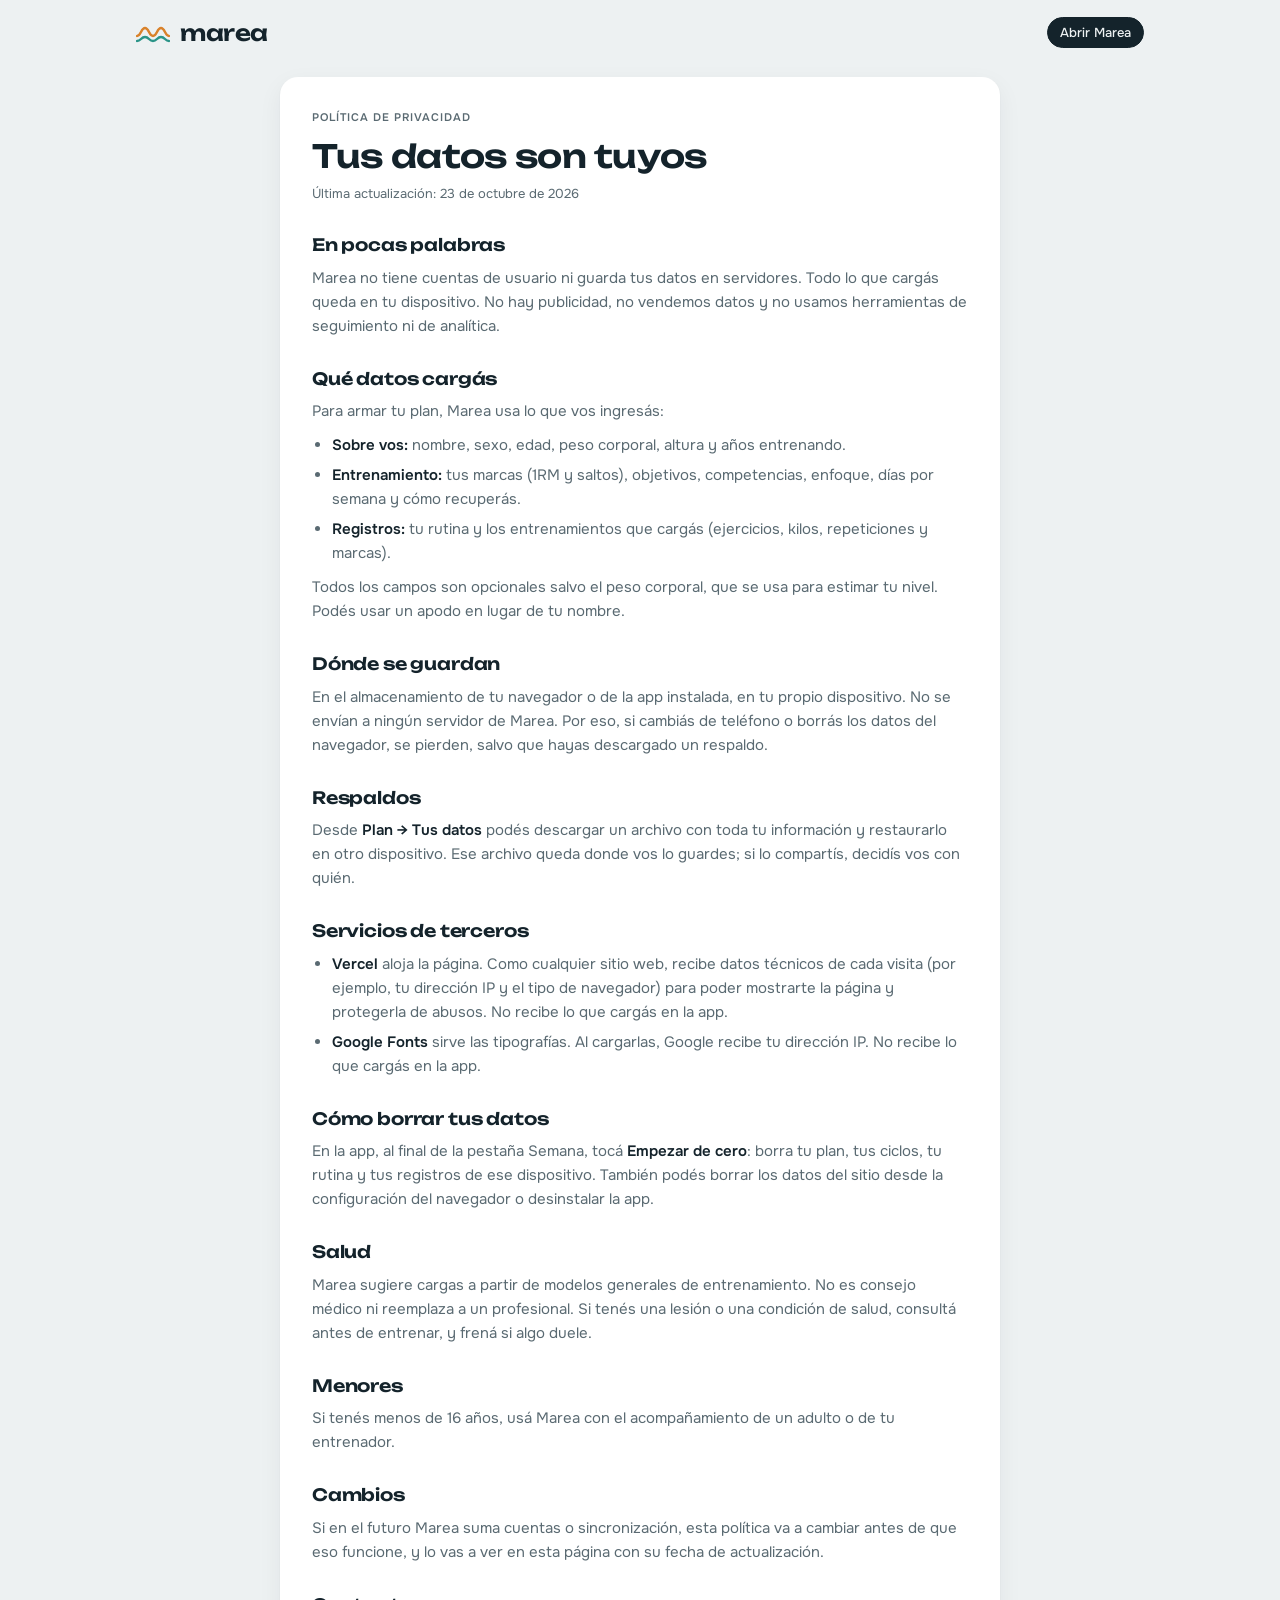
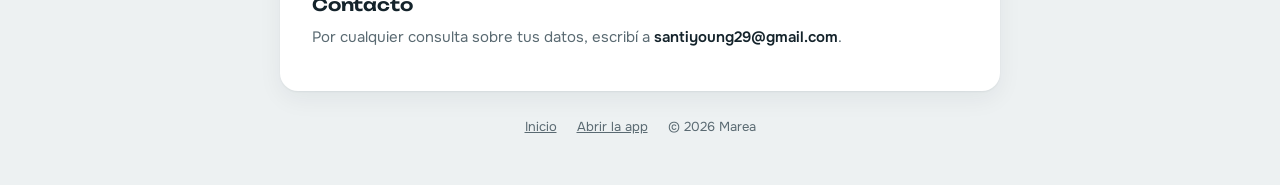
<file: privacidad.html>
<!doctype html>
<html lang="es">
<head>
  <meta charset="utf-8">
  <meta name="viewport" content="width=device-width,initial-scale=1,viewport-fit=cover">
  <title>Privacidad · Marea</title>
  <meta name="description" content="Cómo trata Marea tus datos: todo queda en tu dispositivo, sin cuentas, sin publicidad y sin seguimiento.">
  <meta name="theme-color" content="#EDF1F2" media="(prefers-color-scheme: light)">
  <meta name="theme-color" content="#0D161B" media="(prefers-color-scheme: dark)">
  <link rel="icon" href="icons/icon.svg" type="image/svg+xml">
  <link rel="preconnect" href="https://fonts.googleapis.com">
  <link rel="preconnect" href="https://fonts.gstatic.com" crossorigin>
  <link rel="stylesheet" href="https://fonts.googleapis.com/css2?family=Unbounded:wght@400;600&family=Onest:wght@400;500;600&display=swap">
  <link rel="stylesheet" href="css/app.css">
  <link rel="stylesheet" href="css/sitio.css">
</head>
<body>
  <div class="app sitio">
    <header class="top">
      <a class="logo" href="/" aria-label="Marea, inicio">
        <svg viewBox="0 0 34 20" aria-hidden="true"><path d="M1 13c4 0 4-8 8-8s4 8 8 8 4-8 8-8 4 8 8 8" fill="none" stroke="var(--load)" stroke-width="2.4" stroke-linecap="round"/><path d="M1 18c4 0 4-4 8-4s4 4 8 4 4-4 8-4 4 4 8 4" fill="none" stroke="var(--deload)" stroke-width="2.4" stroke-linecap="round"/></svg>
        marea
      </a>
      <nav class="site-nav"><a class="btn primary small" href="/app/">Abrir Marea</a></nav>
    </header>

    <main class="card legal">
      <div class="eyebrow">Política de privacidad</div>
      <h1>Tus datos son tuyos</h1>
      <p class="note">Última actualización: 23 de octubre de 2026</p>

      <h2>En pocas palabras</h2>
      <p>Marea no tiene cuentas de usuario ni guarda tus datos en servidores. Todo lo que cargás queda en tu dispositivo. No hay publicidad, no vendemos datos y no usamos herramientas de seguimiento ni de analítica.</p>

      <h2>Qué datos cargás</h2>
      <p>Para armar tu plan, Marea usa lo que vos ingresás:</p>
      <ul>
        <li><b>Sobre vos:</b> nombre, sexo, edad, peso corporal, altura y años entrenando.</li>
        <li><b>Entrenamiento:</b> tus marcas (1RM y saltos), objetivos, competencias, enfoque, días por semana y cómo recuperás.</li>
        <li><b>Registros:</b> tu rutina y los entrenamientos que cargás (ejercicios, kilos, repeticiones y marcas).</li>
      </ul>
      <p>Todos los campos son opcionales salvo el peso corporal, que se usa para estimar tu nivel. Podés usar un apodo en lugar de tu nombre.</p>

      <h2>Dónde se guardan</h2>
      <p>En el almacenamiento de tu navegador o de la app instalada, en tu propio dispositivo. No se envían a ningún servidor de Marea. Por eso, si cambiás de teléfono o borrás los datos del navegador, se pierden, salvo que hayas descargado un respaldo.</p>

      <h2>Respaldos</h2>
      <p>Desde <b>Plan → Tus datos</b> podés descargar un archivo con toda tu información y restaurarlo en otro dispositivo. Ese archivo queda donde vos lo guardes; si lo compartís, decidís vos con quién.</p>

      <h2>Servicios de terceros</h2>
      <ul>
        <li><b>Vercel</b> aloja la página. Como cualquier sitio web, recibe datos técnicos de cada visita (por ejemplo, tu dirección IP y el tipo de navegador) para poder mostrarte la página y protegerla de abusos. No recibe lo que cargás en la app.</li>
        <li><b>Google Fonts</b> sirve las tipografías. Al cargarlas, Google recibe tu dirección IP. No recibe lo que cargás en la app.</li>
      </ul>

      <h2>Cómo borrar tus datos</h2>
      <p>En la app, al final de la pestaña Semana, tocá <b>Empezar de cero</b>: borra tu plan, tus ciclos, tu rutina y tus registros de ese dispositivo. También podés borrar los datos del sitio desde la configuración del navegador o desinstalar la app.</p>

      <h2>Salud</h2>
      <p>Marea sugiere cargas a partir de modelos generales de entrenamiento. No es consejo médico ni reemplaza a un profesional. Si tenés una lesión o una condición de salud, consultá antes de entrenar, y frená si algo duele.</p>

      <h2>Menores</h2>
      <p>Si tenés menos de 16 años, usá Marea con el acompañamiento de un adulto o de tu entrenador.</p>

      <h2>Cambios</h2>
      <p>Si en el futuro Marea suma cuentas o sincronización, esta política va a cambiar antes de que eso funcione, y lo vas a ver en esta página con su fecha de actualización.</p>

      <h2>Contacto</h2>
      <p>Por cualquier consulta sobre tus datos, escribí a <b>santiyoung29@gmail.com</b>.</p>
    </main>

    <footer class="site-foot">
      <a href="/">Inicio</a>
      <a href="/app/">Abrir la app</a>
      <span>© 2026 Marea</span>
    </footer>
  </div>
</body>
</html>
</file>
<file: css/app.css>
/* Marea · Layout: app de registro con pestañas Semana · Progreso · Plan · Rutina; escena de mareas arriba con Kilo y Disco */
:root{
  --bg:#EDF1F2; --surface:#FFFFFF; --sunk:#E3E9EB; --ink:#14232B; --muted:#5A6A72; --line:#D3DCDF;
  --load:#D9822B; --deload:#2A9488; --test:#B0458F; --accent:#1F3A93; --kilo:#2B3B45; --kilo-eye:#FFFFFF;
  --sky1:#D6E6EA; --sky2:#EEF3F4; --deep:#1F6E66;
  --shadow:0 1px 2px rgba(20,35,43,.06),0 8px 24px rgba(20,35,43,.06);
  --f-display:"Unbounded","Arial Black",system-ui,sans-serif;
  --f-body:"Onest",system-ui,-apple-system,"Segoe UI",sans-serif;
  --f-mono:"IBM Plex Mono",ui-monospace,Consolas,monospace;
  color-scheme:light;
}
@media (prefers-color-scheme:dark){:root{
  --bg:#0D161B; --surface:#152229; --sunk:#1B2B33; --ink:#E4EDEF; --muted:#93A5AC; --line:#26373F;
  --load:#EEA04C; --deload:#4DC2B4; --test:#E07EC6; --accent:#93A9FF; --kilo:#C7D5DA; --kilo-eye:#152229;
  --sky1:#13252E; --sky2:#0F1B21; --deep:#174A46;
  --shadow:0 1px 2px rgba(0,0,0,.3),0 8px 24px rgba(0,0,0,.25); color-scheme:dark }}

*{box-sizing:border-box}
[hidden]{display:none!important}
html{-webkit-text-size-adjust:100%}
body{margin:0;background:var(--bg);color:var(--ink);font:15px/1.5 var(--f-body);-webkit-tap-highlight-color:transparent}
img,svg{max-width:100%}
/* En el iPhone instalada, la app ocupa toda la pantalla: se respetan la barra de estado y el borde inferior */
.app{max-width:1080px;margin:0 auto;padding-top:max(16px,env(safe-area-inset-top,0px));padding-bottom:max(48px,env(safe-area-inset-bottom,0px));padding-left:max(16px,env(safe-area-inset-left,0px));padding-right:max(16px,env(safe-area-inset-right,0px));display:grid;gap:18px}
h1,h2,h3{font-family:var(--f-display);font-weight:600;margin:0;text-wrap:balance;letter-spacing:-.01em}
h2{font-size:16px}
h3{font-size:14px}
p{margin:0}
.eyebrow{font-size:11px;text-transform:uppercase;letter-spacing:.09em;color:var(--muted);font-weight:600}
.num{font-family:var(--f-mono);font-variant-numeric:tabular-nums}
.note{font-size:13px;color:var(--muted)}
button{font:inherit;color:inherit;cursor:pointer}
button:focus-visible,input:focus-visible,select:focus-visible,label:focus-within{outline:2px solid var(--accent);outline-offset:2px}
.stack{display:grid;gap:18px}
.row{display:flex;gap:10px;flex-wrap:wrap;align-items:center}

header.top{position:relative;display:flex;align-items:center;justify-content:space-between;gap:12px 20px;flex-wrap:wrap;padding-bottom:10px}
.logo{display:flex;align-items:center;gap:10px;font-family:var(--f-display);font-size:22px;font-weight:600;letter-spacing:-.02em}
.logo svg{width:34px;height:20px}
.save-state{font-size:12px;color:var(--muted)}
.tabs{display:flex;gap:4px;background:var(--sunk);padding:4px;border-radius:999px}
.tabs button{border:0;background:transparent;border-radius:999px;padding:7px 14px;font-size:14px;font-weight:500;color:var(--muted)}
.tabs button.on{background:var(--surface);color:var(--ink);box-shadow:var(--shadow)}
@media (max-width:640px){.tabs{order:3;width:100%;justify-content:space-between}.tabs button{flex:1;padding:8px 6px}}

.card{background:var(--surface);border-radius:18px;box-shadow:var(--shadow);padding:20px;min-width:0;position:relative}
.btn{display:inline-flex;align-items:center;justify-content:center;border:1px solid var(--line);background:var(--surface);border-radius:999px;padding:9px 16px;font-weight:500;font-size:14px;cursor:pointer}
.btn:hover{border-color:var(--muted)}
.btn.primary{background:var(--ink);color:var(--bg);border-color:var(--ink)}
.btn.small{padding:5px 12px;font-size:13px}
.btn.ghost{border-color:transparent;background:transparent;color:var(--muted)}
.icon-btn{width:40px;height:40px;border-radius:50%;border:1px solid var(--line);background:var(--surface);display:grid;place-items:center;font-size:18px;line-height:1;flex:none}
.icon-btn:disabled{opacity:.35;cursor:default}
.q{width:18px;height:18px;border-radius:50%;border:1px solid var(--line);background:var(--sunk);color:var(--muted);font:600 11px/1 var(--f-body);display:inline-grid;place-items:center;padding:0;vertical-align:middle;margin-left:2px;text-transform:none;letter-spacing:0}
.q:hover{color:var(--ink);border-color:var(--muted)}
.seg{display:inline-flex;border:1px solid var(--line);border-radius:999px;padding:2px}
.seg button{border:0;background:transparent;border-radius:999px;padding:6px 14px;font-size:13px;color:var(--muted)}
.seg button.on{background:var(--ink);color:var(--bg)}

.pill{display:inline-flex;align-items:center;gap:6px;border-radius:999px;padding:3px 10px;font-size:12px;font-weight:600;white-space:nowrap}
.pill::before{content:"";width:7px;height:7px;border-radius:50%;background:currentColor}
.pill.carga{color:var(--load);background:color-mix(in srgb,var(--load) 14%,transparent)}
.pill.descarga{color:var(--deload);background:color-mix(in srgb,var(--deload) 14%,transparent)}
.pill.test{color:var(--test);background:color-mix(in srgb,var(--test) 14%,transparent)}
.tag{font-size:12px;font-weight:600;border-radius:6px;padding:2px 8px;white-space:nowrap}
.t-up{color:var(--deload);background:color-mix(in srgb,var(--deload) 14%,transparent)}
.t-mid{color:var(--muted);background:var(--sunk)}
.t-down{color:var(--test);background:color-mix(in srgb,var(--test) 12%,transparent)}
.banner{border-radius:14px;padding:12px 14px;display:flex;gap:12px;align-items:center;justify-content:space-between;flex-wrap:wrap;background:var(--surface);box-shadow:var(--shadow);font-size:14px}
.banner.warn{background:color-mix(in srgb,var(--deload) 14%,var(--surface))}
.banner.rec{background:color-mix(in srgb,var(--load) 14%,var(--surface))}
.meta-list{display:grid;gap:10px;align-content:start;margin:0}
.meta-list div{display:flex;justify-content:space-between;gap:12px;border-bottom:1px solid var(--line);padding-bottom:8px}
.meta-list dt{color:var(--muted)} .meta-list dd{margin:0;font-weight:600;text-align:right}
.strip{display:flex;gap:3px}
.strip i{flex:1;height:10px;border-radius:3px;background:var(--sunk)}
.strip i.carga{background:color-mix(in srgb,var(--load) 75%,var(--sunk))}
.strip i.descarga{background:var(--deload)}
.strip i.test{background:var(--test)}
.strip i.past{opacity:.35}
.strip i.now{outline:2px solid var(--ink);outline-offset:2px}
.cols{display:grid;grid-template-columns:minmax(0,1fr) minmax(0,1fr);gap:18px;align-items:start}
@media (max-width:820px){.cols{grid-template-columns:1fr}}

/* Escena de mareas */
.scene{position:relative;height:250px;border-radius:22px;overflow:hidden;background:linear-gradient(180deg,var(--sky1),var(--sky2));box-shadow:var(--shadow)}
.scene.tall{height:min(360px,56vh);min-height:290px}
.waves{position:absolute;inset:0;width:100%;height:100%;pointer-events:none}
.w3{fill:color-mix(in srgb,var(--load) 24%,var(--sky2));animation:d600 26s linear infinite}
.w2{fill:color-mix(in srgb,var(--deload) 32%,var(--sky2));animation:d400 17s linear infinite reverse}
.w1{fill:color-mix(in srgb,var(--deload) 58%,var(--sky2));animation:d300 11s linear infinite}
.w0{fill:var(--deep);animation:d240 8s linear infinite}
@keyframes d600{to{transform:translateX(-600px)}}
@keyframes d400{to{transform:translateX(-400px)}}
@keyframes d300{to{transform:translateX(-300px)}}
@keyframes d240{to{transform:translateX(-240px)}}
.scene-txt{position:absolute;left:22px;top:20px;right:22px;display:grid;gap:4px;max-width:min(640px,72%)}
.scene-txt h1{font-size:clamp(22px,4vw,34px);line-height:1.08}
.scene.tall .scene-txt h1{font-size:clamp(26px,4.8vw,42px)}
.scene-txt p{color:var(--muted);font-size:14px}
.float-kilo{position:absolute;right:8%;width:100px;bottom:calc(var(--lvl) - 14px);animation:bob 4.6s ease-in-out infinite;z-index:1}
.scene.tall .float-kilo{width:140px;bottom:calc(var(--lvl) - 20px)}
.disco svg{display:block;width:100%;height:auto}
.scene-disco{position:absolute;left:-60px;width:42px;bottom:calc(var(--lvl) - 8px);z-index:1}
.scene-disco.roll{animation:roll 10s ease-in-out forwards}
.scene-disco.roll svg{animation:spin 10s ease-in-out forwards}
.waves.front{z-index:2;opacity:.94}
.spray i{position:absolute;bottom:calc(var(--lvl) + 14px);width:5px;height:5px;border-radius:50%;background:color-mix(in srgb,var(--surface) 85%,transparent);opacity:0;animation:rise 7s ease-out infinite}
@keyframes bob{0%,100%{transform:translateY(0) rotate(-3deg)}50%{transform:translateY(-7px) rotate(3deg)}}
@keyframes roll{0%{left:-60px}38%,62%{left:calc(92% - 190px)}100%{left:110%}}
@keyframes spin{0%{transform:rotate(0)}38%,62%{transform:rotate(720deg)}100%{transform:rotate(1800deg)}}
@keyframes rise{0%{opacity:0;transform:translateY(0)}15%{opacity:.8}100%{opacity:0;transform:translateY(-70px)}}
.bubble{position:absolute;right:calc(8% + 112px);bottom:calc(var(--lvl) + 26px);max-width:min(260px,calc(92% - 130px));background:var(--ink);color:var(--bg);font-size:13px;line-height:1.4;padding:10px 12px;border-radius:14px 14px 4px 14px;opacity:0;transform:translateY(6px);transition:opacity .7s ease,transform .7s ease;pointer-events:none;z-index:3}
.scene.tall .bubble{right:calc(8% + 150px)}
.bubble.on{opacity:1;transform:none}
@media (max-width:560px){.bubble,.scene.tall .bubble{right:auto;left:12px;bottom:12px;max-width:calc(100% - 150px)}}

/* Disco da la vuelta por el borde de la pantalla (lo mueve mascotas.js) */
.disco-tour{position:fixed;left:0;top:0;width:28px;z-index:40;pointer-events:none;opacity:0;will-change:transform}
.disco-tour svg{display:block;width:100%;height:auto}

/* Kilo */
.kilo-svg{display:block;width:100%;height:auto;overflow:visible;cursor:pointer}
.kilo-svg .k-body{animation:breathe 6s ease-in-out infinite;transform-box:view-box;transform-origin:50px 86px}
.kilo-svg .k-look{transform:translate(calc(var(--lx,0)*1px),calc(var(--ly,0)*1px));transition:transform .6s cubic-bezier(.3,.7,.2,1)}
.kilo-svg .k-eyes{animation:blink 5.5s infinite;transform-box:view-box;transform-origin:50px 54px}
.kilo-svg .k-arm{transform-box:view-box;transform-origin:76px 58px}
.kilo-svg.waving .k-arm{animation:wave 1.8s ease-in-out}
.kilo-svg.hop .k-body{animation:hop .9s cubic-bezier(.3,.7,.3,1)}
.kilo-svg .k-z{font:600 13px var(--f-display);fill:var(--muted);opacity:0;animation:zz 3.2s ease-in-out infinite}
.kilo-svg .k-z.z2{animation-delay:1.6s}
@keyframes breathe{0%,100%{transform:scale(1)}50%{transform:scale(1.025,.985)}}
@keyframes blink{0%,94%,100%{transform:scaleY(1)}96%{transform:scaleY(.1)}}
@keyframes wave{0%,100%{transform:rotate(0)}15%,45%,75%{transform:rotate(-125deg)}30%,60%{transform:rotate(-95deg)}}
@keyframes hop{0%,100%{transform:translateY(0)}35%{transform:translateY(-9px) scale(.97,1.04)}65%{transform:translateY(0) scale(1.04,.95)}}
@keyframes zz{0%{opacity:0;transform:translate(0,0)}30%{opacity:1}100%{opacity:0;transform:translate(8px,-16px)}}
.kilo-edge{position:absolute;right:26px;top:-42px;width:52px;pointer-events:none}
.kilo-edge .kilo-svg,.kilo-ride .kilo-svg,.kilo-modal .kilo-svg{cursor:default}
.kilo-ride{position:absolute;width:30px;transform:translate(-50%,-94%);pointer-events:none}
.kilo-modal{position:absolute;top:0;left:28px;width:56px;pointer-events:none;z-index:1}
@media (prefers-reduced-motion:reduce){.bubble,.kilo-svg .k-look{transition:none}.scene *,.kilo-svg *,.float-kilo,.disco,.disco svg{animation:none!important}.disco-tour{display:none}}

/* Semana */
.week-head{display:flex;align-items:center;gap:12px}
.week-head .mid{flex:1;min-width:0;display:grid;gap:4px}
.week-goal{display:flex;flex-wrap:wrap;gap:8px 18px;margin-top:14px;padding-top:14px;border-top:1px solid var(--line)}
.week-goal div{display:grid}
.week-goal dt{font-size:12px;color:var(--muted)}
.week-goal dd{margin:0;font-family:var(--f-mono);font-size:17px;font-weight:500}
.dests{display:grid;grid-template-columns:repeat(auto-fit,minmax(200px,1fr));gap:14px 24px}
.dest{display:grid;gap:2px;align-content:start}
.dest-top{display:flex;justify-content:space-between;gap:8px;align-items:baseline}
.dest-top .num{font-size:14px;color:var(--muted)}
.dest-top .num b{color:var(--ink);font-weight:500}
.ses{background:var(--surface);border-radius:16px;box-shadow:var(--shadow);overflow:hidden}
.ses-head{width:100%;display:grid;grid-template-columns:40px minmax(0,1fr) auto;gap:12px;align-items:center;text-align:left;border:0;background:transparent;padding:14px 16px}
.ses-n{width:40px;height:40px;border-radius:12px;background:var(--sunk);display:grid;place-items:center;font-family:var(--f-mono);font-weight:500}
.ses.done .ses-n{background:var(--deload);color:var(--surface)}
.ses-head b{display:block;font-weight:600}
.ses-head .note{display:block;overflow:hidden;text-overflow:ellipsis;white-space:nowrap}
.ses-st{font-size:12px;color:var(--muted);white-space:nowrap}
.ses-body{padding:4px 16px 18px;display:grid;gap:14px;border-top:1px solid var(--line)}
.ex{display:grid;gap:8px;padding-top:12px}
.ex+.ex{border-top:1px dashed var(--line)}
.ex-head{display:flex;justify-content:space-between;gap:6px 12px;flex-wrap:wrap;align-items:baseline}
.ex-head b{font-weight:600}
.sets{display:grid;gap:6px}
.set{display:grid;grid-template-columns:22px 92px auto 76px auto;gap:8px;align-items:center;font-size:13px;color:var(--muted);justify-content:start}
.set-i{font-family:var(--f-mono)}
.set .in{font-size:16px}
.sum-row{display:flex;justify-content:space-between;gap:10px;flex-wrap:wrap;font-size:14px;padding:6px 0;border-bottom:1px solid var(--line)}
.sum-row:last-child{border-bottom:0}
.sum-row .num{color:var(--muted);font-size:13px}

/* Progreso */
.pcard-head{display:flex;justify-content:space-between;gap:10px;flex-wrap:wrap;align-items:baseline}
.stats{display:flex;flex-wrap:wrap;gap:6px 20px;margin:10px 0 6px}
.stats div{display:grid}
.stats dt{font-size:12px;color:var(--muted)}
.stats dd{margin:0;font-family:var(--f-mono);font-size:16px;font-weight:500}
.track{position:relative;height:8px;border-radius:4px;background:var(--sunk);margin:6px 0 2px;overflow:hidden}
.track .fill{position:absolute;inset:0 auto 0 0;border-radius:4px;background:var(--load)}
.pchart{display:block;width:100%;height:auto;margin-top:8px}
.pchart .ax{fill:var(--muted);font:11px var(--f-mono)}
.pchart .grid{stroke:var(--line)}
.pchart .band{fill:color-mix(in srgb,var(--deload) 10%,transparent)}
.pchart .proj{stroke:var(--muted);stroke-width:1.5;stroke-dasharray:5 5}
.pchart .goal{stroke:var(--accent);stroke-width:1.5;stroke-dasharray:2 4}
.pchart .goal-t{fill:var(--accent);font:600 11px var(--f-body)}
.pchart .start{fill:var(--surface);stroke:var(--muted);stroke-width:1.5}
.pchart .real{fill:none;stroke:var(--load);stroke-width:2.4;stroke-linejoin:round}
.pchart .real-d{fill:var(--load)}
.pchart .last-t{fill:var(--ink);font:600 11px var(--f-mono)}
.chart-legend{display:flex;gap:14px;flex-wrap:wrap;font-size:12px;color:var(--muted)}
.chart-legend span{display:inline-flex;align-items:center;gap:6px}
.chart-legend b{width:14px;height:0;border-top:2px solid}
.tbl-wrap{overflow-x:auto}
table{width:100%;border-collapse:collapse;font-size:14px}
th{text-align:left;font-size:11px;text-transform:uppercase;letter-spacing:.08em;color:var(--muted);font-weight:600;padding:8px 8px 8px 0;border-bottom:1px solid var(--line)}
td{padding:9px 8px 9px 0;border-bottom:1px solid var(--line)}
td.num{white-space:nowrap}

/* Plan (gráfico de mareas) */
.chart-head{display:flex;justify-content:space-between;align-items:end;gap:12px;flex-wrap:wrap;margin-bottom:10px}
.legend{display:flex;gap:14px;flex-wrap:wrap;font-size:12px;color:var(--muted)}
.legend span{display:inline-flex;align-items:center;gap:6px}
.legend b{width:10px;height:10px;border-radius:3px;display:inline-block}
.chart-wrap{overflow-x:auto;margin:0 -6px}
.chart-inner{position:relative;min-width:560px}
.chart-wrap svg{display:block;width:100%;height:auto}
svg .ax{fill:var(--muted);font:11px var(--f-mono)}
svg .grid{stroke:var(--line);stroke-width:1}
svg .bar-carga{fill:var(--load)} svg .bar-descarga{fill:var(--deload)} svg .bar-test{fill:var(--test)}
svg .past{opacity:.45}
svg .int-line{fill:none;stroke:var(--ink);stroke-width:1.6}
svg .int-dot{fill:var(--surface);stroke:var(--ink);stroke-width:1.4}
svg .band-p{fill:var(--sunk)} svg .band-alt{fill:color-mix(in srgb,var(--sunk) 55%,var(--surface))}
svg .band-t{fill:var(--ink);font:600 10.5px var(--f-body)}
svg .hit{fill:transparent;cursor:pointer}
svg .now-t{fill:var(--ink);font:600 10px var(--f-mono)}
.fases{display:grid;grid-template-columns:repeat(auto-fit,minmax(220px,1fr));gap:12px 20px;margin-top:14px;padding-top:14px;border-top:1px solid var(--line)}
.fase{display:grid;grid-template-columns:14px 1fr;gap:10px;font-size:14px}
.fase-dot{width:14px;height:14px;border-radius:4px;background:var(--sunk);border:1px solid var(--line);margin-top:3px}
.fase-dot.alt{background:color-mix(in srgb,var(--sunk) 55%,var(--surface))}
.why{font-size:14px;color:var(--muted);display:grid;gap:10px}
.why b{color:var(--ink);font-weight:600}
.chips{display:flex;flex-wrap:wrap;gap:6px;align-items:center}
.chip{font-size:12px;background:var(--sunk);border-radius:999px;padding:3px 10px}
.chip-sel{display:inline-flex;align-items:center;font-size:14px;border:1.5px solid var(--line);border-radius:999px;padding:6px 14px;cursor:pointer;user-select:none}
.chip-sel input{position:absolute;opacity:0;pointer-events:none}
.chip-sel:has(input:checked){border-color:var(--ink);background:var(--ink);color:var(--bg)}
.goal{display:grid;gap:4px;padding:10px 0;border-bottom:1px solid var(--line)}
.goal:last-child{border-bottom:0}
.goal-top{display:flex;justify-content:space-between;gap:8px;flex-wrap:wrap}
.verdict{font-size:12px;font-weight:600}
.v-ok{color:var(--deload)} .v-hard{color:var(--load)} .v-far{color:var(--test)}

/* Rutina */
.rut-s{display:grid;gap:10px;padding:16px 0;border-bottom:1px solid var(--line)}
.rut-s:first-child{padding-top:4px}
.rut-ex{display:grid;gap:8px}
.rut-row{display:grid;grid-template-columns:minmax(0,1fr) auto;gap:8px;align-items:center;max-width:560px}

/* Formularios (16px en los campos para que el iPhone no haga zoom al tocarlos) */
.in,label.f input,label.f select,.goal-row input,.goal-row select,textarea{font:inherit;font-size:16px;color:var(--ink);background:var(--bg);border:1px solid var(--line);border-radius:10px;padding:8px 10px;width:100%;min-width:0}
.in:disabled{opacity:.45}
label.f{display:grid;gap:4px;font-size:13px;color:var(--muted)}
.fgrid{display:grid;grid-template-columns:repeat(auto-fit,minmax(160px,1fr));gap:12px}
fieldset{border:0;padding:0;margin:0;display:grid;gap:10px;min-width:0}
legend{font-family:var(--f-display);font-size:13px;font-weight:600;margin-bottom:8px;padding:0}
.goal-row{display:grid;grid-template-columns:minmax(0,1fr) 150px auto;gap:8px;align-items:center}
@media (max-width:520px){.goal-row{grid-template-columns:1fr auto}.goal-row>:nth-child(2){grid-column:1}}
.mark{display:grid;gap:4px;font-size:13px;color:var(--muted)}
.mark-row{display:flex;gap:8px;align-items:center}
.chk{display:inline-flex;gap:6px;align-items:center;white-space:nowrap;font-size:13px;color:var(--muted);cursor:pointer}
textarea{min-height:240px;font-family:var(--f-mono);font-size:12px}
.err{color:var(--test);font-size:13px}
.opts{display:grid;grid-template-columns:repeat(auto-fit,minmax(190px,1fr));gap:10px}
.opt{position:relative;display:grid;gap:4px;padding:14px;border:1.5px solid var(--line);border-radius:14px;cursor:pointer}
.opt input{position:absolute;opacity:0;pointer-events:none}
.opt:has(input:checked){border-color:var(--ink);background:var(--sunk)}
.opt span{font-size:13px;color:var(--muted)}

/* Primeros pasos */
.onb{display:grid;gap:18px;max-width:880px;margin:0 auto;width:100%}
.onb-card{padding:28px}
.onb-top{display:flex;justify-content:space-between;align-items:center;gap:12px;margin-bottom:20px}
.dots-prog{display:flex;gap:6px}
.dots-prog i{width:26px;height:5px;border-radius:3px;background:var(--sunk)}
.dots-prog i.on{background:var(--load)}
.onb-grid{display:grid;grid-template-columns:200px minmax(0,1fr);gap:30px;align-items:start}
.onb-kilo{display:flex;flex-direction:column;align-items:center;gap:14px}
.onb-kilo .kilo-svg{width:150px}
@media (max-width:720px){.onb-card{padding:20px}.onb-grid{grid-template-columns:1fr;gap:18px}.onb-kilo{flex-direction:row;align-items:center}.onb-kilo .kilo-svg{width:80px;flex:none}}
.say{background:var(--sunk);border-radius:14px;padding:10px 14px;font-size:14px;line-height:1.45}
.onb-body{display:grid;gap:18px;min-width:0}
.onb-h{font-size:clamp(22px,4vw,30px);line-height:1.12}

/* Modal */
.overlay{position:fixed;inset:0;background:rgba(10,18,22,.45);display:flex;flex-direction:column;z-index:50;overflow-y:auto;-webkit-overflow-scrolling:touch;overscroll-behavior:contain;padding:max(16px,env(safe-area-inset-top,0px)) max(16px,env(safe-area-inset-right,0px)) max(16px,env(safe-area-inset-bottom,0px)) max(16px,env(safe-area-inset-left,0px))}
.modal-wrap{position:relative;width:min(680px,100%);margin:auto;padding-top:46px;flex-shrink:0}
.modal{background:var(--surface);border-radius:20px;width:100%;padding:24px;display:grid;gap:18px;outline:none}
/* Con una ventana abierta, la página de atrás no se mueve: se desplaza solo la ventana */
html.modal-abierto,html.modal-abierto body{overflow:hidden;overscroll-behavior:none}
.foot{display:flex;justify-content:center}
.plan-sel{display:grid;gap:4px;margin-top:12px;padding:14px;border-radius:14px;background:var(--sunk)}
.plan-sel .week-goal{border-top:0;padding-top:0}
svg .sel{fill:none;stroke:var(--accent);stroke-width:2}

/* Registro: herramientas por ejercicio (cambiar por hoy, no lo hice, RPE, esfuerzo) y borrar series */
.ex-tools{display:flex;flex-wrap:wrap;gap:8px 18px;align-items:center}
.ex-foot{gap:8px 18px}
.mini-f{display:inline-flex;align-items:center;gap:6px;font-size:13px;color:var(--muted)}
.in.in-sm{width:auto;max-width:min(240px,60vw);padding:5px 8px}
.ex.skip .sets,.ex.skip .ex-foot{opacity:.35;pointer-events:none}
.set{grid-template-columns:22px 92px auto 76px auto 36px}
.del-set{border:0;background:transparent;color:var(--muted);font-size:20px;line-height:1;width:36px;height:36px;border-radius:50%;padding:0}
.del-set:hover{background:var(--sunk);color:var(--ink)}

/* Revisión de rutina y modo desarrollador */
.revision{margin:12px 0 0;padding:0;list-style:none;display:grid;gap:8px}
.revision li{font-size:14px;padding:10px 12px;border-radius:12px;background:var(--sunk);color:var(--ink)}
.revision li.warn{background:color-mix(in srgb,var(--load) 14%,var(--surface))}
.rut-row{grid-template-columns:minmax(0,1fr) 84px auto}
.rut-row [id^="rq-"]{text-align:center}
.dev-list{display:grid;margin-top:10px}
.dev-row{display:flex;justify-content:space-between;gap:10px;align-items:center;flex-wrap:wrap;padding:10px 0;border-bottom:1px solid var(--line)}
.dev-row:last-child{border-bottom:0}
.dev-row.propio{display:grid;grid-template-columns:minmax(0,1fr) 160px 190px auto}
@media (max-width:640px){.dev-row.propio{grid-template-columns:1fr 1fr}.dev-row.propio>:first-child{grid-column:1/-1}}
.set.set-lanz{display:flex;flex-wrap:wrap;gap:6px 8px;align-items:center}
.set.set-lanz .in{width:72px}
.pchart .eq-d{fill:var(--surface);stroke:var(--load);stroke-width:2}
.leyenda-eq{display:inline-block;width:9px;height:9px;border-radius:50%;border:2px solid var(--load)}
</file>
<file: css/sitio.css>
/* Página de presentación y páginas legales: usan los mismos colores y tipografías que la app (app.css) */
.sitio{max-width:1040px}
.sitio a{color:inherit}
.logo{text-decoration:none}
.site-nav{display:flex;align-items:center;gap:6px 18px;flex-wrap:wrap;font-size:14px}
.site-nav a:not(.btn){text-decoration:none;color:var(--muted)}
.site-nav a:not(.btn):hover{color:var(--ink)}
@media (max-width:560px){.site-nav a:not(.btn){display:none}}
.btn{text-decoration:none}
.btn.grande{padding:12px 22px;font-size:15px}
.hero-fallback{padding:40px 22px;border-radius:22px;background:linear-gradient(180deg,var(--sky1),var(--sky2))}
.hero-fallback h1{font-size:clamp(26px,4.8vw,42px)}
.cta-row{display:flex;flex-wrap:wrap;gap:10px 12px;align-items:center}
.cta-row .note{flex-basis:100%}
.bloque{padding:28px}
@media (max-width:560px){.bloque{padding:20px}}
.titulo{font-size:clamp(20px,3.2vw,26px);line-height:1.15;margin:6px 0 18px;max-width:28ch}
.parrafo{max-width:62ch;color:var(--muted);margin-bottom:10px}
.pasos{list-style:none;margin:0;padding:0;display:grid;grid-template-columns:repeat(auto-fit,minmax(220px,1fr));gap:18px 24px}
.pasos li{display:grid;grid-template-columns:36px 1fr;gap:12px;align-items:start}
.pasos p{color:var(--muted);font-size:14px;margin-top:4px}
.paso-n{width:36px;height:36px;border-radius:12px;background:var(--sunk);display:grid;place-items:center;font-weight:500}
.muestra{display:grid;grid-template-columns:repeat(auto-fit,minmax(260px,1fr));gap:18px;align-items:start}
.mini{display:grid;gap:8px;padding:18px}
.marea-mini{width:100%;height:auto}
.marea-mini .c{fill:var(--load)} .marea-mini .d{fill:var(--deload)} .marea-mini .t{fill:var(--test)}
.hace{list-style:none;margin:0;padding:0;display:grid;grid-template-columns:repeat(auto-fit,minmax(240px,1fr));gap:18px 28px}
.hace li{display:grid;gap:4px;padding-top:14px;border-top:1px solid var(--line)}
.hace span{color:var(--muted);font-size:14px}
.lista{margin:8px 0 0;padding-left:20px;display:grid;gap:6px;color:var(--muted)}
.lista b{color:var(--ink)}
.site-foot{display:flex;flex-wrap:wrap;gap:8px 20px;justify-content:center;font-size:13px;color:var(--muted);padding-top:8px}
.site-foot a{color:var(--muted)}

/* Política de privacidad */
.legal{max-width:720px;margin:0 auto;padding:32px}
@media (max-width:560px){.legal{padding:22px}}
.legal h1{font-size:clamp(24px,4vw,32px);margin:6px 0 4px}
.legal h2{font-size:17px;margin:28px 0 8px}
.legal p,.legal li{color:var(--muted);line-height:1.6}
.legal p{margin:0 0 10px}
.legal ul{padding-left:20px;margin:0 0 10px;display:grid;gap:6px}
.legal b{color:var(--ink);font-weight:600}
</file>
